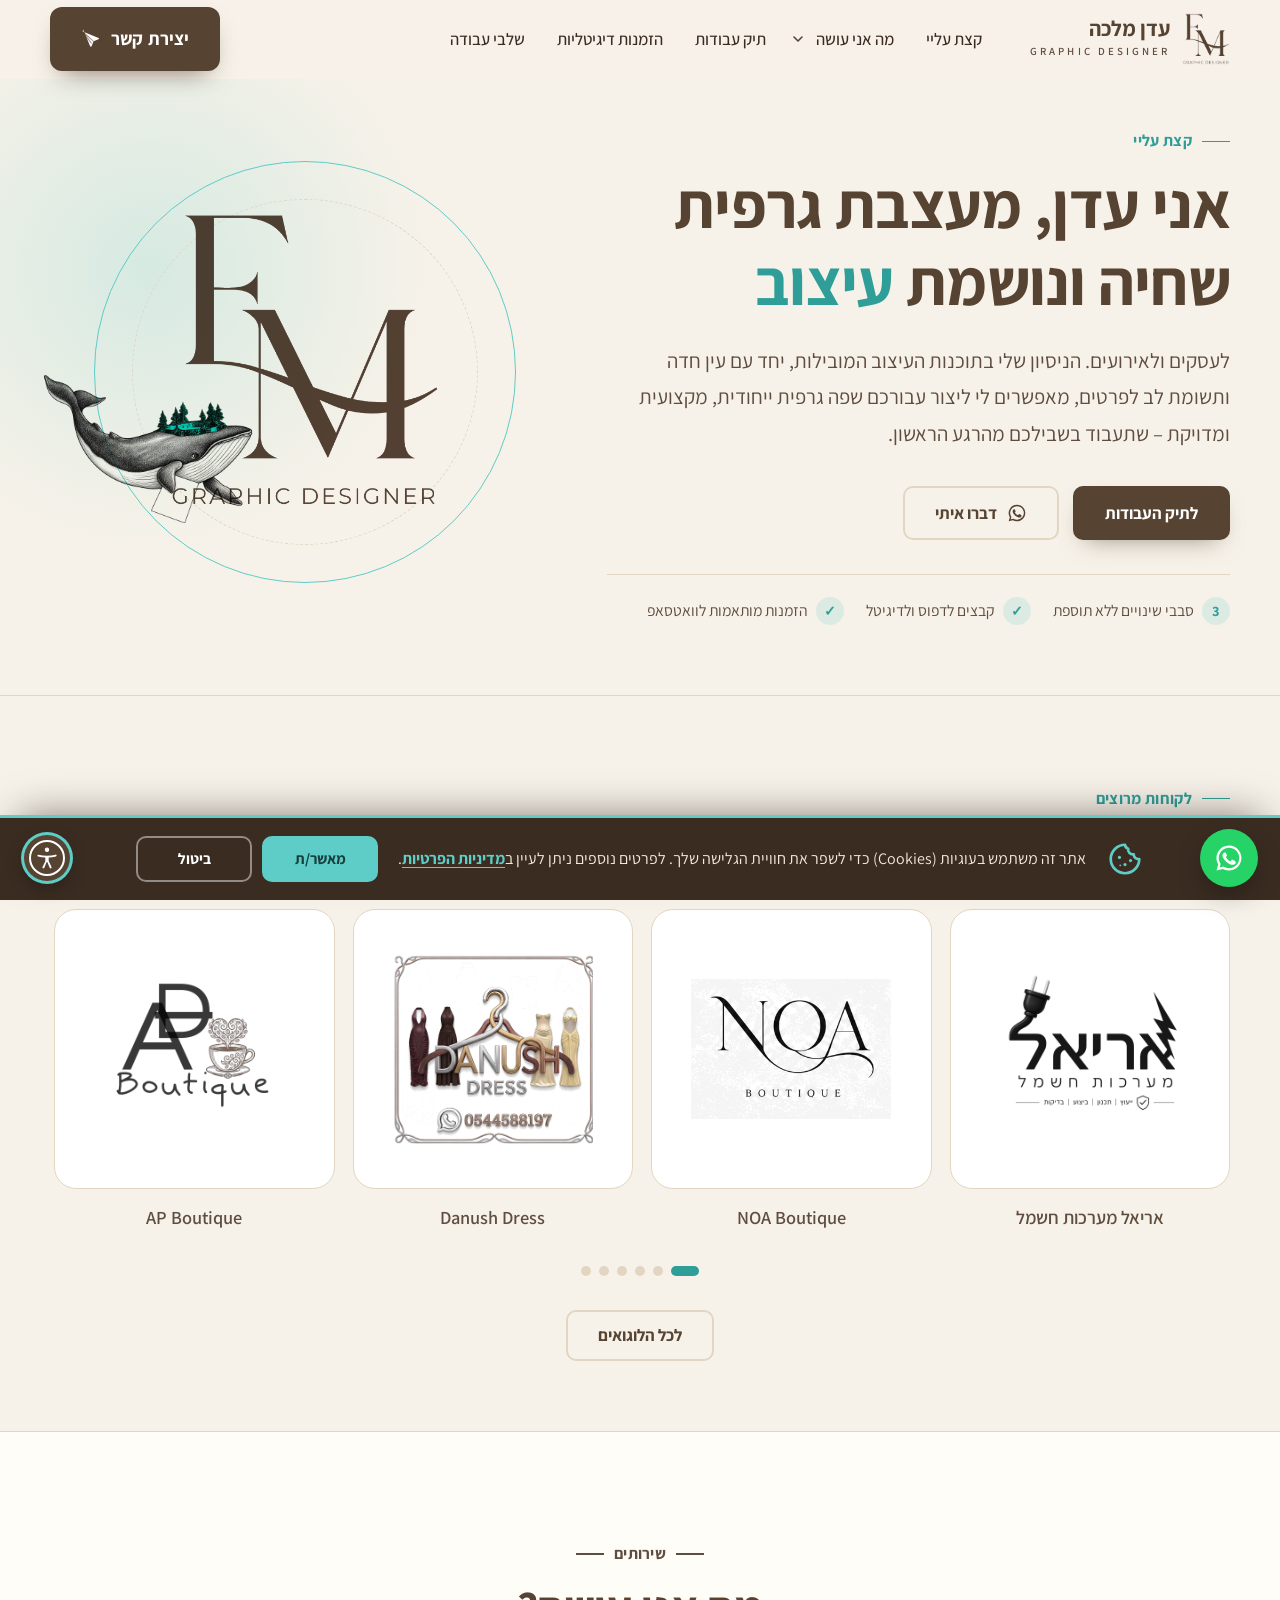
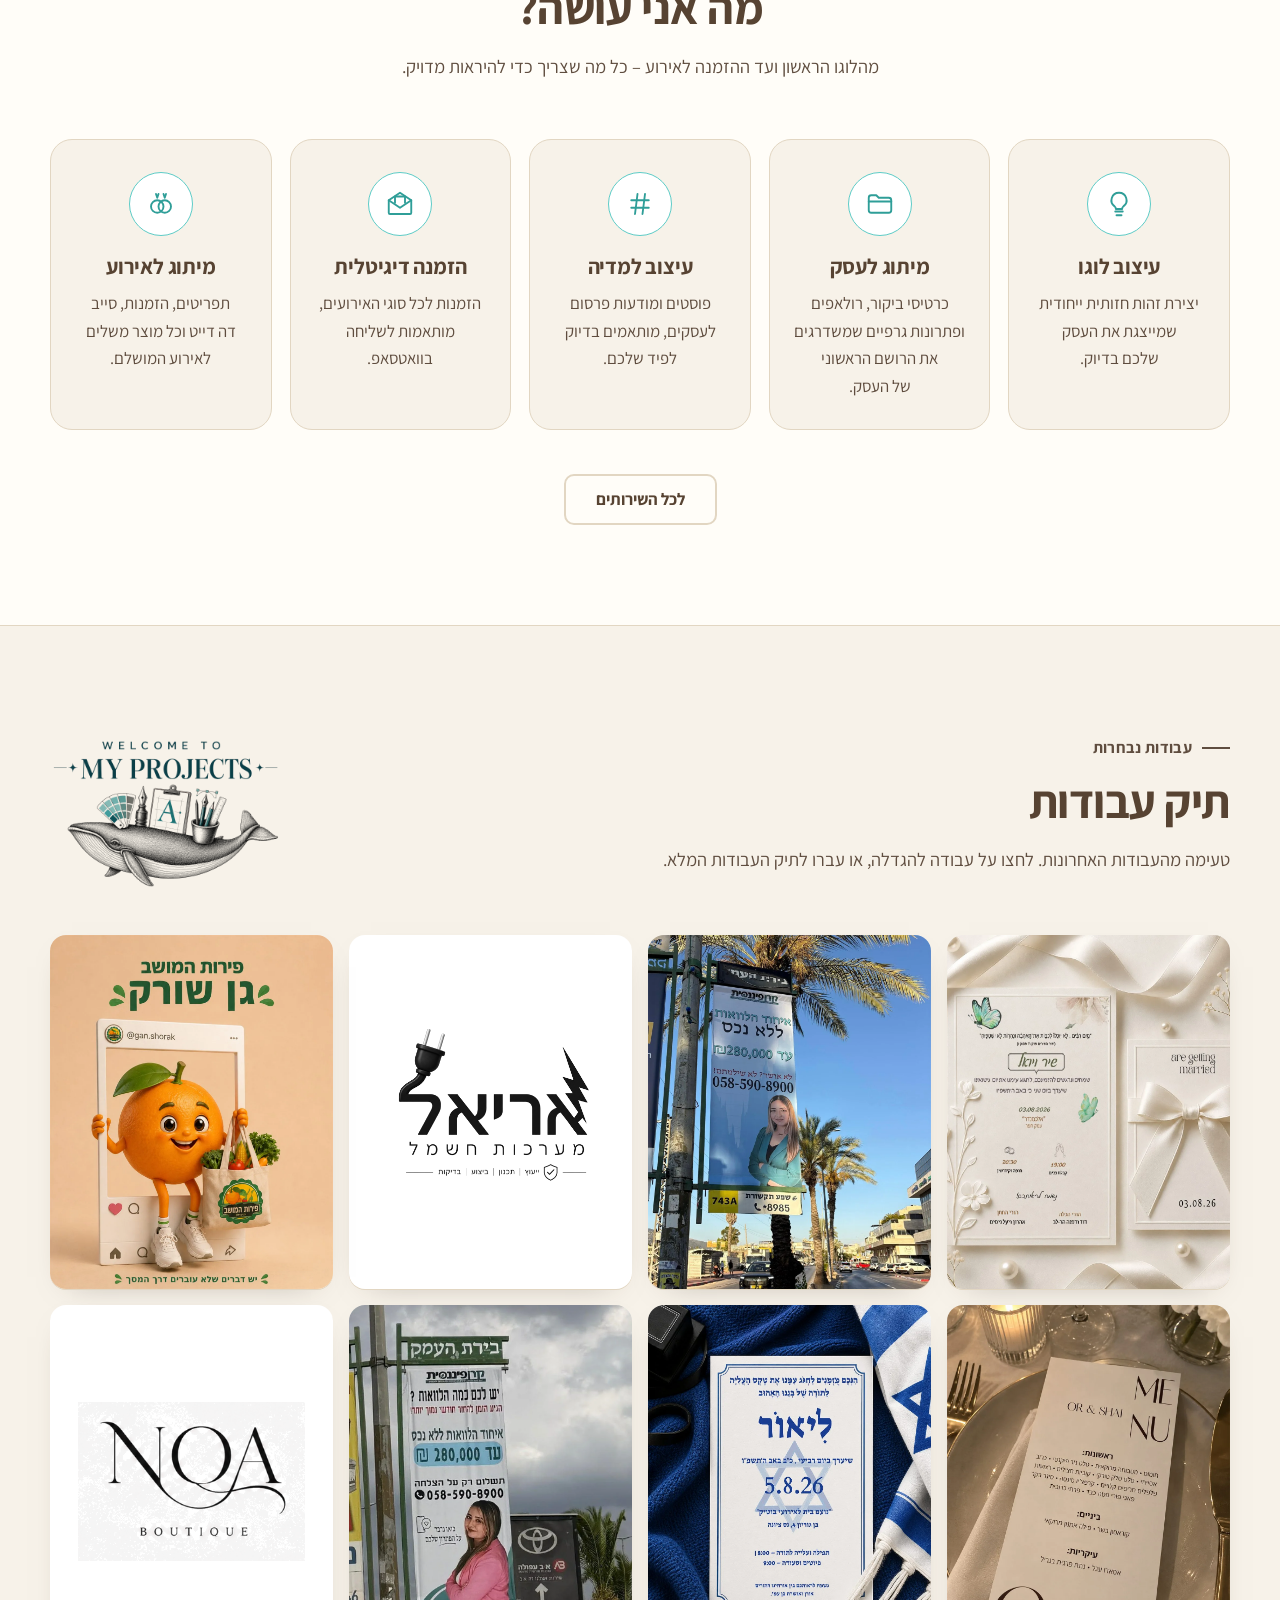
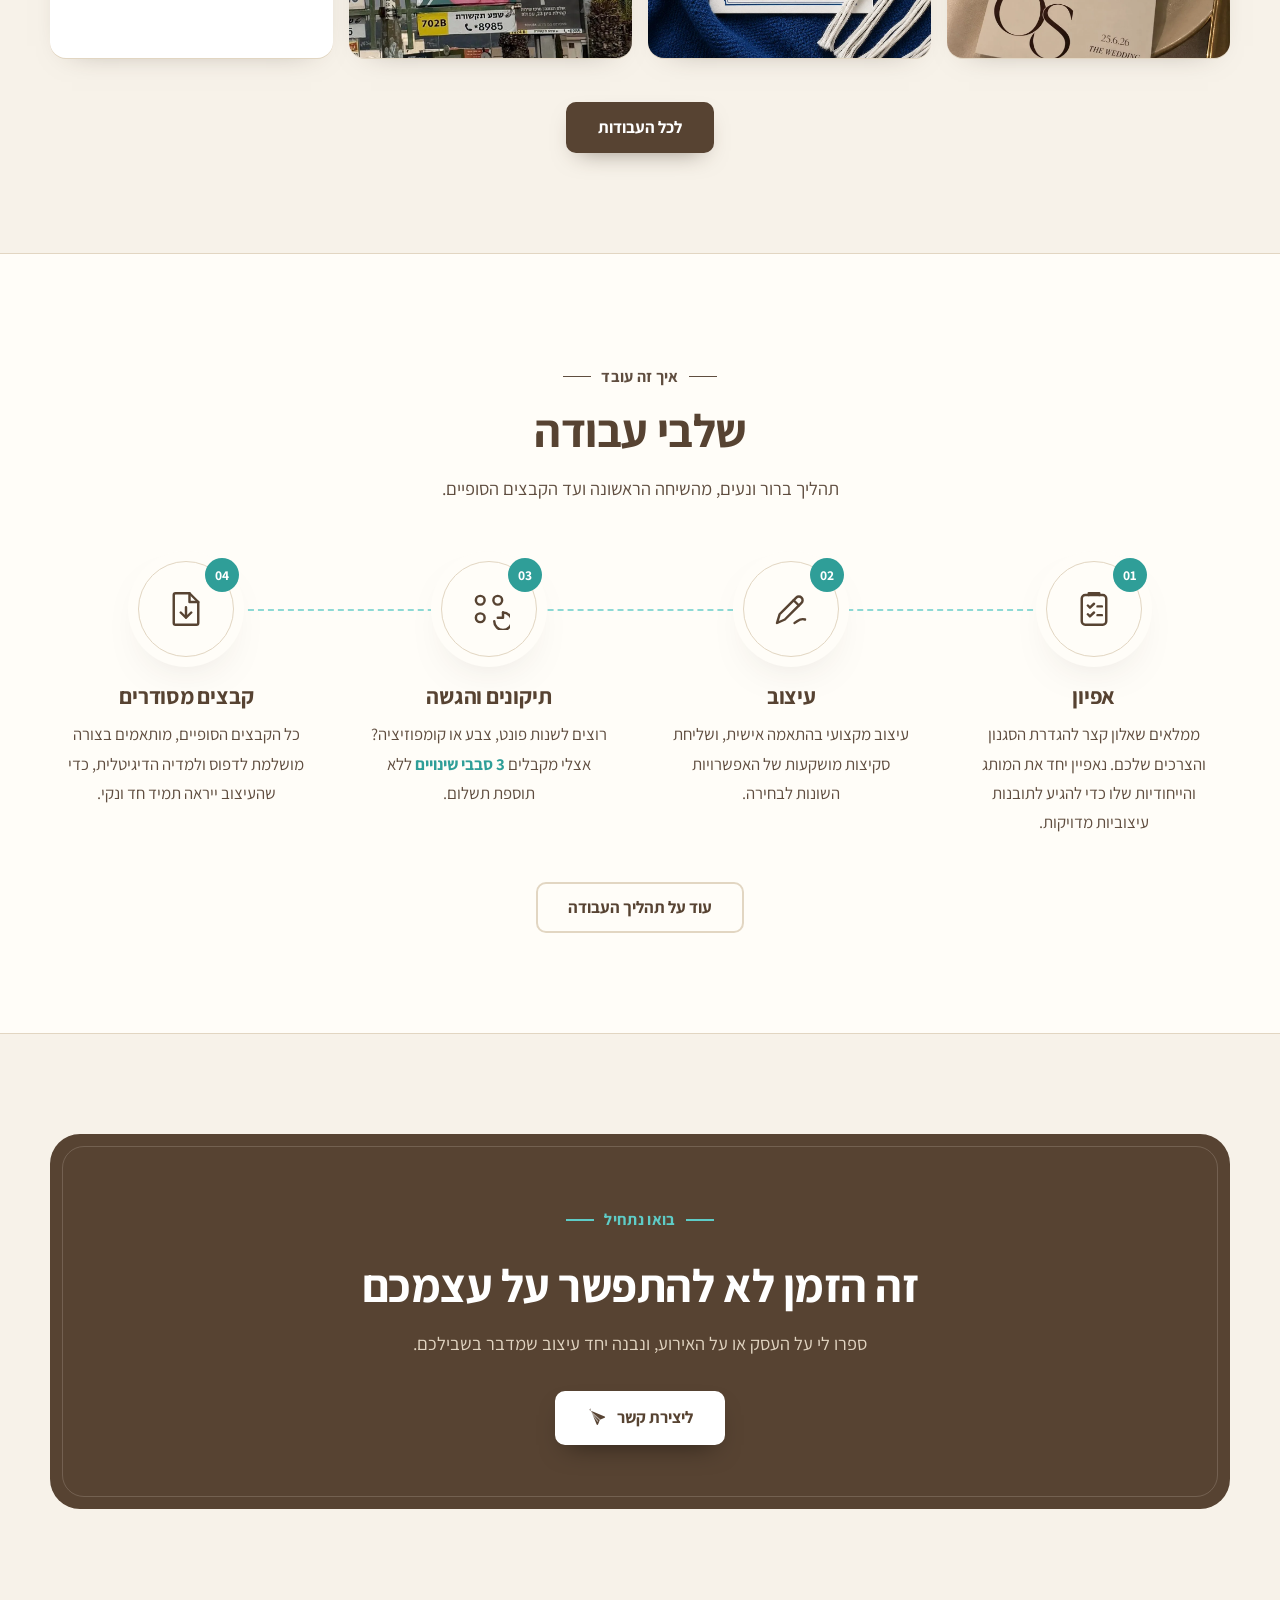
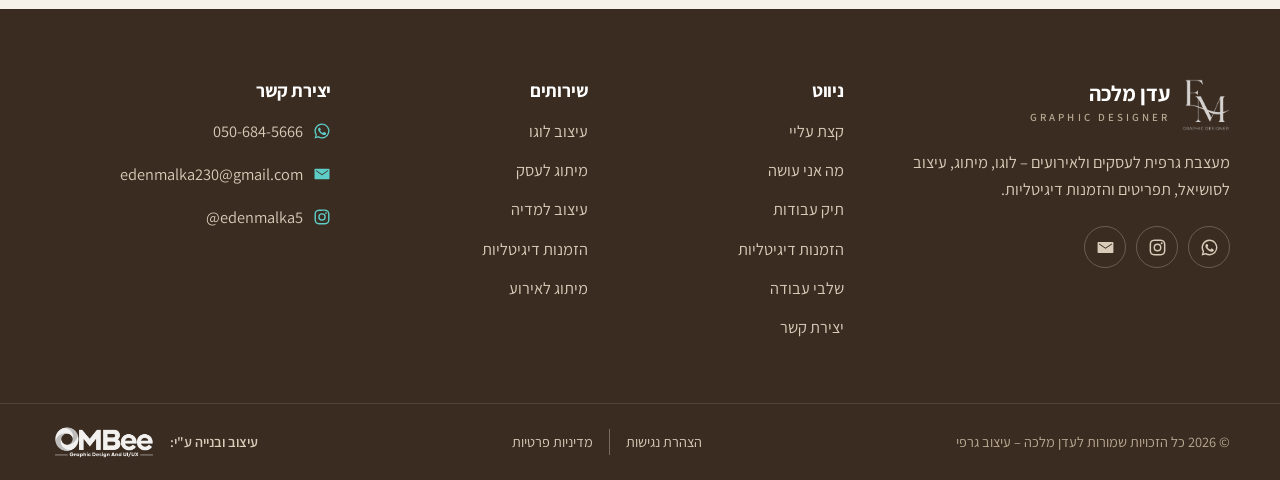
<file: index.html>
<!doctype html>
<html lang="he" dir="rtl">
<head>
  <meta charset="utf-8">
  <meta name="viewport" content="width=device-width, initial-scale=1">
  <title>עדן מלכה | מעצבת גרפית – מיתוג, לוגו והזמנות דיגיטליות</title>
  <meta name="description" content="עדן מלכה – מעצבת גרפית לעסקים ולאירועים: עיצוב לוגו, מיתוג לעסק, עיצוב לסושיאל, תפריטים והזמנות דיגיטליות לוואטסאפ.">
  <meta name="theme-color" content="#574332">
  <meta property="og:title" content="עדן מלכה | מעצבת גרפית – מיתוג, לוגו והזמנות דיגיטליות">
  <meta property="og:description" content="עדן מלכה – מעצבת גרפית לעסקים ולאירועים: עיצוב לוגו, מיתוג לעסק, עיצוב לסושיאל, תפריטים והזמנות דיגיטליות לוואטסאפ.">
  <meta property="og:image" content="images/logo-em.webp">
  <meta property="og:type" content="website">
  <meta property="og:locale" content="he_IL">
  <link rel="icon" href="images/logo-em.webp">
  <link rel="preconnect" href="https://fonts.googleapis.com">
  <link rel="preconnect" href="https://fonts.gstatic.com" crossorigin>
  <link href="https://fonts.googleapis.com/css2?family=Assistant:wght@300..800&display=swap" rel="stylesheet">
  <link rel="stylesheet" href="css/style.css?v=9">
  <script type="application/ld+json">
  {"@context":"https://schema.org","@type":"ProfessionalService","name":"עדן מלכה – מעצבת גרפית","description":"עדן מלכה – מעצבת גרפית לעסקים ולאירועים: עיצוב לוגו, מיתוג לעסק, עיצוב לסושיאל, תפריטים והזמנות דיגיטליות לוואטסאפ.","email":"edenmalka230@gmail.com","telephone":"+972506845666","sameAs":["https://www.instagram.com/edenmalka5"],"areaServed":"IL"}
  </script>
</head>
<body>
  <a class="skip" href="#main">דלגו לתוכן</a>
  <header class="site-header" id="top">
    <div class="wrap header-inner">
      <a class="brand" href="index.html" aria-label="עדן מלכה – מעצבת גרפית, לדף הבית"><img src="images/logo-em.webp" alt="" width="48" height="52"><span class="brand-text">עדן מלכה<small>GRAPHIC DESIGNER</small></span></a>
      <button class="nav-toggle" aria-expanded="false" aria-controls="site-nav" aria-label="תפריט"><span></span><span></span><span></span></button>
      <nav id="site-nav" class="site-nav" aria-label="ניווט ראשי">
        <div class="drawer-head">
          <a class="brand" href="index.html" aria-label="עדן מלכה – מעצבת גרפית, לדף הבית"><img src="images/logo-em.webp" alt="" width="48" height="52"><span class="brand-text">עדן מלכה<small>GRAPHIC DESIGNER</small></span></a>
          <button class="nav-close" aria-label="סגירת תפריט"><svg viewBox="0 0 24 24" aria-hidden="true"><path d="M6 6l12 12M18 6L6 18"/></svg></button>
        </div>
        <ul>
          <li><a href="about.html">קצת עליי</a></li>
          <li class="has-sub">
            <div class="nav-row">
              <a href="services.html">מה אני עושה</a>
              <button class="sub-toggle" aria-expanded="false" aria-controls="sub-services" aria-label="הצגת השירותים"><svg viewBox="0 0 24 24" aria-hidden="true"><path d="m6 15 6-6 6 6"/></svg></button>
            </div>
            <ul class="sub" id="sub-services" hidden>
              <li><a href="services.html#srv-logos"><span class="sub-icon"><svg viewBox="0 0 24 24" aria-hidden="true"><path d="M9 18h6M10 21h4"/><path d="M12 3a6 6 0 0 0-3.5 10.9c.6.5 1 1.2 1 2V16h5v-.1c0-.8.4-1.5 1-2A6 6 0 0 0 12 3z"/></svg></span><span class="sub-text"><span class="sub-title">עיצוב לוגו</span><span class="sub-desc">זהות חזותית ייחודית לעסק</span></span></a></li>
              <li><a href="services.html#srv-branding"><span class="sub-icon"><svg viewBox="0 0 24 24" aria-hidden="true"><path d="M3 7a2 2 0 0 1 2-2h4l2 2h8a2 2 0 0 1 2 2v8a2 2 0 0 1-2 2H5a2 2 0 0 1-2-2z"/><path d="M3 10h18"/></svg></span><span class="sub-text"><span class="sub-title">מיתוג לעסק</span><span class="sub-desc">כרטיסי ביקור, רולאפים ושילוט</span></span></a></li>
              <li><a href="services.html#srv-social"><span class="sub-icon"><svg viewBox="0 0 24 24" aria-hidden="true"><path d="M5 9h14M5 15h14M10 4L8 20M16 4l-2 16"/></svg></span><span class="sub-text"><span class="sub-title">עיצוב למדיה</span><span class="sub-desc">פוסטים ומודעות לרשתות</span></span></a></li>
              <li><a href="services.html#srv-invitations"><span class="sub-icon"><svg viewBox="0 0 24 24" aria-hidden="true"><path d="M3 9l9-6 9 6v10a1 1 0 0 1-1 1H4a1 1 0 0 1-1-1z"/><path d="M3 9l9 6 9-6"/><path d="M8 11V6h8v5"/></svg></span><span class="sub-text"><span class="sub-title">הזמנה דיגיטלית</span><span class="sub-desc">הזמנות לאירועים לשליחה בוואטסאפ</span></span></a></li>
              <li><a href="services.html#srv-menus"><span class="sub-icon"><svg viewBox="0 0 24 24" aria-hidden="true"><circle cx="9" cy="14" r="5"/><circle cx="15" cy="14" r="5"/><path d="M8 4l1 3 1-3M14 4l1 3 1-3"/></svg></span><span class="sub-text"><span class="sub-title">מיתוג לאירוע</span><span class="sub-desc">תפריטים, סייב דה דייט ועוד</span></span></a></li>
              <li class="sub-all"><a href="services.html">לכל השירותים</a></li>
            </ul>
          </li>
          <li><a href="portfolio.html">תיק עבודות</a></li>
          <li><a href="invitations.html">הזמנות דיגיטליות</a></li>
          <li><a href="process.html">שלבי עבודה</a></li>
          <li><a class="cta" href="contact.html">יצירת קשר <svg class="plane" viewBox="0 0 24 24" aria-hidden="true"><path d="M21.5 2.5 2.8 10.2c-.7.3-.7 1.3 0 1.6l5.7 2.3 2.3 5.7c.3.7 1.3.7 1.6 0l7.7-18.7c.2-.4-.2-.8-.6-.6z" class="plane-body"/><path d="M8.5 14.1 21.5 2.5 10.8 16.4" class="plane-fold"/></svg></a></li>
        </ul>
      </nav>
      <div class="nav-overlay" hidden></div>
    </div>
  </header>
  <main id="main">
    <section class="hero" id="about" aria-labelledby="hero-title">
      <div class="wrap hero-grid">
        <div class="reveal">
          <p class="eyebrow">קצת עליי</p>
          <h1 id="hero-title">אני עדן, מעצבת גרפית שחיה ונושמת <em>עיצוב</em></h1>
          <p class="lead">לעסקים ולאירועים. הניסיון שלי בתוכנות העיצוב המובילות, יחד עם עין חדה ותשומת לב לפרטים, מאפשרים לי ליצור עבורכם שפה גרפית ייחודית, מקצועית ומדויקת – שתעבוד בשבילכם מהרגע הראשון.</p>
          <div class="hero-actions">
            <a class="btn btn-primary" href="portfolio.html">לתיק העבודות</a>
            <a class="btn btn-ghost" href="https://wa.me/972506845666" target="_blank" rel="noopener"><svg viewBox="0 0 24 24" aria-hidden="true"><path d="M12 2a10 10 0 0 0-8.6 15.1L2 22l5-1.3A10 10 0 1 0 12 2zm0 18.2a8.2 8.2 0 0 1-4.2-1.2l-.3-.2-3 .8.8-2.9-.2-.3A8.2 8.2 0 1 1 12 20.2zm4.5-6.1c-.2-.1-1.5-.7-1.7-.8s-.4-.1-.6.1-.7.8-.8 1c-.2.2-.3.2-.5.1a6.7 6.7 0 0 1-3.3-2.9c-.3-.4.2-.4.7-1.4.1-.2 0-.3 0-.4l-.8-1.8c-.2-.5-.4-.4-.6-.4h-.5a1 1 0 0 0-.7.3 3 3 0 0 0-.9 2.2 5.2 5.2 0 0 0 1.1 2.7 11.8 11.8 0 0 0 4.5 4c1.7.7 2.3.8 3.2.6.5-.1 1.5-.6 1.7-1.2s.2-1.1.2-1.2-.2-.2-.5-.3z"/></svg> דברו איתי</a>
          </div>
          <ul class="highlights">
            <li><strong>3</strong> סבבי שינויים ללא תוספת</li>
            <li><strong>✓</strong> קבצים לדפוס ולדיגיטל</li>
            <li><strong>✓</strong> הזמנות מותאמות לוואטסאפ</li>
          </ul>
        </div>
        <div class="hero-art reveal" aria-hidden="true">
          <span class="ring"></span><span class="ring"></span>
          <img class="logo" src="images/logo-em.webp" alt="" width="509" height="552">
          <img class="whale" src="images/whale-forest.webp" alt="" width="1200" height="900">
        </div>
      </div>
    </section>

    <section class="clients" aria-labelledby="clients-title">
      <div class="wrap">
        <div class="clients-head">
          <div>
            <p class="eyebrow">לקוחות מרוצים</p>
            <h2 id="clients-title">לוגואים שעיצבתי לעסקים</h2>
          </div>
          <div class="carousel-nav">
            <button class="car-btn car-prev" aria-label="הלוגו הקודם"><svg viewBox="0 0 24 24" aria-hidden="true"><path d="m9 6 6 6-6 6"/></svg></button>
            <button class="car-btn car-next" aria-label="הלוגו הבא"><svg viewBox="0 0 24 24" aria-hidden="true"><path d="m15 6-6 6 6 6"/></svg></button>
          </div>
        </div>
        <div class="carousel" role="region" aria-roledescription="קרוסלה" aria-label="לוגואים שעיצבתי">
          <ul class="car-track" tabindex="0">
            <li class="car-slide" aria-roledescription="שקופית" aria-label="1 מתוך 9"><figure><div class="car-logo"><img src="images/logos-01.webp" alt="לוגו – אריאל מערכות חשמל" width="900" height="900" loading="lazy"></div><figcaption>אריאל מערכות חשמל</figcaption></figure></li>
            <li class="car-slide" aria-roledescription="שקופית" aria-label="2 מתוך 9"><figure><div class="car-logo"><img src="images/logos-02.webp" alt="לוגו – NOA Boutique" width="900" height="900" loading="lazy"></div><figcaption>NOA Boutique</figcaption></figure></li>
            <li class="car-slide" aria-roledescription="שקופית" aria-label="3 מתוך 9"><figure><div class="car-logo"><img src="images/logos-03.webp" alt="לוגו – Danush Dress" width="900" height="900" loading="lazy"></div><figcaption>Danush Dress</figcaption></figure></li>
            <li class="car-slide" aria-roledescription="שקופית" aria-label="4 מתוך 9"><figure><div class="car-logo"><img src="images/logos-04.webp" alt="לוגו – AP Boutique" width="900" height="900" loading="lazy"></div><figcaption>AP Boutique</figcaption></figure></li>
            <li class="car-slide" aria-roledescription="שקופית" aria-label="5 מתוך 9"><figure><div class="car-logo"><img src="images/logos-05.webp" alt="לוגו – Shay Bikini" width="900" height="900" loading="lazy"></div><figcaption>Shay Bikini</figcaption></figure></li>
            <li class="car-slide" aria-roledescription="שקופית" aria-label="6 מתוך 9"><figure><div class="car-logo"><img src="images/logos-06.webp" alt="לוגו – Or Bakery" width="900" height="900" loading="lazy"></div><figcaption>Or Bakery</figcaption></figure></li>
            <li class="car-slide" aria-roledescription="שקופית" aria-label="7 מתוך 9"><figure><div class="car-logo"><img src="images/logos-07.webp" alt="לוגו – זמרת לחופה וסלונים" width="900" height="900" loading="lazy"></div><figcaption>זמרת לחופה וסלונים</figcaption></figure></li>
            <li class="car-slide" aria-roledescription="שקופית" aria-label="8 מתוך 9"><figure><div class="car-logo"><img src="images/logos-08.webp" alt="לוגו – AD Cakes" width="900" height="900" loading="lazy"></div><figcaption>AD Cakes</figcaption></figure></li>
            <li class="car-slide" aria-roledescription="שקופית" aria-label="9 מתוך 9"><figure><div class="car-logo"><img src="images/logos-09.webp" alt="לוגו – Sigal Lavi" width="900" height="900" loading="lazy"></div><figcaption>Sigal Lavi</figcaption></figure></li>
          </ul>
        </div>
        <div class="car-dots" role="group" aria-label="בחירת לוגו"></div>
        <div class="section-more"><a class="btn btn-ghost" href="portfolio.html?cat=logos">לכל הלוגואים</a></div>
      </div>
    </section>

    <section class="section section-alt" id="services" aria-labelledby="services-title">
      <div class="wrap">
        <div class="section-head reveal">
          <p class="eyebrow">שירותים</p>
          <h2 id="services-title">מה אני עושה?</h2>
          <p>מהלוגו הראשון ועד ההזמנה לאירוע – כל מה שצריך כדי להיראות מדויק.</p>
        </div>
        <ul class="services">
          <li class="service reveal"><span class="icon"><svg viewBox="0 0 24 24" aria-hidden="true"><path d="M9 18h6M10 21h4"/><path d="M12 3a6 6 0 0 0-3.5 10.9c.6.5 1 1.2 1 2V16h5v-.1c0-.8.4-1.5 1-2A6 6 0 0 0 12 3z"/></svg></span><h3>עיצוב לוגו</h3><p>יצירת זהות חזותית ייחודית שמייצגת את העסק שלכם בדיוק.</p></li>
          <li class="service reveal"><span class="icon"><svg viewBox="0 0 24 24" aria-hidden="true"><path d="M3 7a2 2 0 0 1 2-2h4l2 2h8a2 2 0 0 1 2 2v8a2 2 0 0 1-2 2H5a2 2 0 0 1-2-2z"/><path d="M3 10h18"/></svg></span><h3>מיתוג לעסק</h3><p>כרטיסי ביקור, רולאפים ופתרונות גרפיים שמשדרגים את הרושם הראשוני של העסק.</p></li>
          <li class="service reveal"><span class="icon"><svg viewBox="0 0 24 24" aria-hidden="true"><path d="M5 9h14M5 15h14M10 4L8 20M16 4l-2 16"/></svg></span><h3>עיצוב למדיה</h3><p>פוסטים ומודעות פרסום לעסקים, מותאמים בדיוק לפיד שלכם.</p></li>
          <li class="service reveal"><span class="icon"><svg viewBox="0 0 24 24" aria-hidden="true"><path d="M3 9l9-6 9 6v10a1 1 0 0 1-1 1H4a1 1 0 0 1-1-1z"/><path d="M3 9l9 6 9-6"/><path d="M8 11V6h8v5"/></svg></span><h3>הזמנה דיגיטלית</h3><p>הזמנות לכל סוגי האירועים, מותאמות לשליחה בוואטסאפ.</p></li>
          <li class="service reveal"><span class="icon"><svg viewBox="0 0 24 24" aria-hidden="true"><circle cx="9" cy="14" r="5"/><circle cx="15" cy="14" r="5"/><path d="M8 4l1 3 1-3M14 4l1 3 1-3"/></svg></span><h3>מיתוג לאירוע</h3><p>תפריטים, הזמנות, סייב דה דייט וכל מוצר משלים לאירוע המושלם.</p></li>
        </ul>
        <div class="section-more"><a class="btn btn-ghost" href="services.html">לכל השירותים</a></div>
      </div>
    </section>

    <section class="section" id="portfolio" aria-labelledby="portfolio-title">
      <div class="wrap">
        <div class="portfolio-head reveal">
          <div class="section-head">
            <p class="eyebrow">עבודות נבחרות</p>
            <h2 id="portfolio-title">תיק עבודות</h2>
            <p>טעימה מהעבודות האחרונות. לחצו על עבודה להגדלה, או עברו לתיק העבודות המלא.</p>
          </div>
          <img src="images/whale-projects.webp" alt="" width="1200" height="800" loading="lazy">
        </div>
        <div class="grid">
        <button class="item" data-cat="invitations" data-label="הזמנה דיגיטלית 1"><img src="images/invitations-01.webp" alt="הזמנה דיגיטלית 1" width="1254" height="1254" loading="lazy"></button>
        <button class="item" data-cat="branding" data-label="מיתוג 1"><img src="images/branding-01.webp" alt="מיתוג 1" width="1050" height="1400" loading="lazy"></button>
        <button class="item logo" data-cat="logos" data-label="לוגו – אריאל מערכות חשמל"><img src="images/logos-01.webp" alt="לוגו – אריאל מערכות חשמל" width="900" height="900" loading="lazy"></button>
        <button class="item" data-cat="social" data-label="עיצוב לסושיאל 1"><img src="images/social-05.webp" alt="עיצוב לסושיאל 1" width="1120" height="1400" loading="lazy"></button>
        <button class="item" data-cat="menus" data-label="תפריט 1"><img src="images/menus-02.webp" alt="תפריט 1" width="1050" height="1400" loading="lazy"></button>
        <button class="item" data-cat="invitations" data-label="הזמנה דיגיטלית 2"><img src="images/invitations-02.webp" alt="הזמנה דיגיטלית 2" width="1215" height="1295" loading="lazy"></button>
        <button class="item" data-cat="branding" data-label="מיתוג 2"><img src="images/branding-02.webp" alt="מיתוג 2" width="915" height="1220" loading="lazy"></button>
        <button class="item logo" data-cat="logos" data-label="לוגו – NOA Boutique"><img src="images/logos-02.webp" alt="לוגו – NOA Boutique" width="342" height="240" loading="lazy"></button>
        </div>
        <div class="section-more"><a class="btn btn-primary" href="portfolio.html">לכל העבודות</a></div>
      </div>
    </section>

    <section class="section section-alt" id="process" aria-labelledby="process-title">
      <div class="wrap">
        <div class="section-head reveal">
          <p class="eyebrow">איך זה עובד</p>
          <h2 id="process-title">שלבי עבודה</h2>
          <p>תהליך ברור ונעים, מהשיחה הראשונה ועד הקבצים הסופיים.</p>
        </div>
        <ol class="steps">
          <li class="step reveal"><div class="step-badge"><span class="icon"><svg viewBox="0 0 24 24" aria-hidden="true"><rect x="5" y="4" width="14" height="17" rx="2"/><path d="M9 4V3h6v1"/><path d="M8.5 10l1.2 1.2L12 9M8.5 15l1.2 1.2L12 14M14 10.5h2.5M14 15.5h2.5"/></svg></span><span class="num">01</span></div><h3>אפיון</h3><p>ממלאים שאלון קצר להגדרת הסגנון והצרכים שלכם. נאפיין יחד את המותג והייחודיות שלו כדי להגיע לתובנות עיצוביות מדויקות.</p></li>
          <li class="step reveal"><div class="step-badge"><span class="icon"><svg viewBox="0 0 24 24" aria-hidden="true"><path d="M4 20l1.5-5L15 5.5a2.1 2.1 0 0 1 3 3L8.5 18z"/><path d="M13.5 7l3 3"/><path d="M14 20c2-1 3-3 6-2"/></svg></span><span class="num">02</span></div><h3>עיצוב</h3><p>עיצוב מקצועי בהתאמה אישית, ושליחת סקיצות מושקעות של האפשרויות השונות לבחירה.</p></li>
          <li class="step reveal"><div class="step-badge"><span class="icon"><svg viewBox="0 0 24 24" aria-hidden="true"><circle cx="7" cy="7" r="2.5"/><circle cx="17" cy="7" r="2.5"/><circle cx="7" cy="17" r="2.5"/><path d="M20 14a5 5 0 1 1-5 5"/><path d="M20 14v3h-3"/></svg></span><span class="num">03</span></div><h3>תיקונים והגשה</h3><p>רוצים לשנות פונט, צבע או קומפוזיציה? אצלי מקבלים <strong>3 סבבי שינויים</strong> ללא תוספת תשלום.</p></li>
          <li class="step reveal"><div class="step-badge"><span class="icon"><svg viewBox="0 0 24 24" aria-hidden="true"><path d="M14 3H6a1 1 0 0 0-1 1v16a1 1 0 0 0 1 1h12a1 1 0 0 0 1-1V8z"/><path d="M14 3v5h5"/><path d="M12 11v6M9 14l3 3 3-3"/></svg></span><span class="num">04</span></div><h3>קבצים מסודרים</h3><p>כל הקבצים הסופיים, מותאמים בצורה מושלמת לדפוס ולמדיה הדיגיטלית, כדי שהעיצוב ייראה תמיד חד ונקי.</p></li>
        </ol>
        <div class="section-more"><a class="btn btn-ghost" href="process.html">עוד על תהליך העבודה</a></div>
      </div>
    </section>

    <section class="section cta-section">
      <div class="wrap">
        <div class="cta-band reveal">
          <p class="eyebrow">בואו נתחיל</p>
          <h2>זה הזמן לא להתפשר על עצמכם</h2>
          <p>ספרו לי על העסק או על האירוע, ונבנה יחד עיצוב שמדבר בשבילכם.</p>
          <a class="btn btn-light" href="contact.html">ליצירת קשר <svg class="plane" viewBox="0 0 24 24" aria-hidden="true"><path d="M21.5 2.5 2.8 10.2c-.7.3-.7 1.3 0 1.6l5.7 2.3 2.3 5.7c.3.7 1.3.7 1.6 0l7.7-18.7c.2-.4-.2-.8-.6-.6z" class="plane-body"/><path d="M8.5 14.1 21.5 2.5 10.8 16.4" class="plane-fold"/></svg></a>
        </div>
      </div>
    </section>

  </main>

  <footer class="site-footer">
    <div class="wrap footer-grid">
      <div class="footer-about">
        <a class="brand" href="index.html" aria-label="עדן מלכה – מעצבת גרפית, לדף הבית"><img src="images/logo-em.webp" alt="" width="48" height="52" loading="lazy"><span class="brand-text">עדן מלכה<small>GRAPHIC DESIGNER</small></span></a>
        <p>מעצבת גרפית לעסקים ולאירועים – לוגו, מיתוג, עיצוב לסושיאל, תפריטים והזמנות דיגיטליות.</p>
        <ul class="social">
          <li><a href="https://wa.me/972506845666" target="_blank" rel="noopener" aria-label="וואטסאפ"><svg viewBox="0 0 24 24" aria-hidden="true"><path d="M12 2a10 10 0 0 0-8.6 15.1L2 22l5-1.3A10 10 0 1 0 12 2zm0 18.2a8.2 8.2 0 0 1-4.2-1.2l-.3-.2-3 .8.8-2.9-.2-.3A8.2 8.2 0 1 1 12 20.2zm4.5-6.1c-.2-.1-1.5-.7-1.7-.8s-.4-.1-.6.1-.7.8-.8 1c-.2.2-.3.2-.5.1a6.7 6.7 0 0 1-3.3-2.9c-.3-.4.2-.4.7-1.4.1-.2 0-.3 0-.4l-.8-1.8c-.2-.5-.4-.4-.6-.4h-.5a1 1 0 0 0-.7.3 3 3 0 0 0-.9 2.2 5.2 5.2 0 0 0 1.1 2.7 11.8 11.8 0 0 0 4.5 4c1.7.7 2.3.8 3.2.6.5-.1 1.5-.6 1.7-1.2s.2-1.1.2-1.2-.2-.2-.5-.3z"/></svg></a></li>
          <li><a href="https://www.instagram.com/edenmalka5" target="_blank" rel="noopener" aria-label="אינסטגרם"><svg viewBox="0 0 24 24" aria-hidden="true"><path d="M12 7a5 5 0 1 0 0 10 5 5 0 0 0 0-10zm0 8.2a3.2 3.2 0 1 1 0-6.4 3.2 3.2 0 0 1 0 6.4zM17.3 5.5a1.2 1.2 0 1 0 0 2.4 1.2 1.2 0 0 0 0-2.4zM12 3.8c2.7 0 3 0 4 .1 2.7.1 4 1.4 4.1 4.1v8c-.1 2.7-1.4 4-4.1 4.1h-8c-2.7-.1-4-1.4-4.1-4.1v-8C4 5.3 5.3 4 8 3.9h4zM12 2H8C4.3 2.2 2.2 4.3 2 8v8c.2 3.7 2.3 5.8 6 6h8c3.7-.2 5.8-2.3 6-6V8c-.2-3.7-2.3-5.8-6-6z"/></svg></a></li>
          <li><a href="mailto:edenmalka230@gmail.com" aria-label="דוא&quot;ל"><svg viewBox="0 0 24 24" aria-hidden="true"><path d="M3 5h18a1 1 0 0 1 1 1v12a1 1 0 0 1-1 1H3a1 1 0 0 1-1-1V6a1 1 0 0 1 1-1zm9 7.2L4.2 7H4v1.1l8 5.4 8-5.4V7h-.2z"/></svg></a></li>
        </ul>
      </div>
      <nav class="footer-col" aria-label="ניווט תחתון">
        <h2>ניווט</h2>
        <ul>
          <li><a href="about.html">קצת עליי</a></li>
          <li><a href="services.html">מה אני עושה</a></li>
          <li><a href="portfolio.html">תיק עבודות</a></li>
          <li><a href="invitations.html">הזמנות דיגיטליות</a></li>
          <li><a href="process.html">שלבי עבודה</a></li>
          <li><a href="contact.html">יצירת קשר</a></li>
        </ul>
      </nav>
      <div class="footer-col">
        <h2>שירותים</h2>
        <ul>
          <li>עיצוב לוגו</li>
          <li>מיתוג לעסק</li>
          <li>עיצוב למדיה</li>
          <li>הזמנות דיגיטליות</li>
          <li>מיתוג לאירוע</li>
        </ul>
      </div>
      <div class="footer-col">
        <h2>יצירת קשר</h2>
        <ul class="footer-contact">
          <li><a href="https://wa.me/972506845666" target="_blank" rel="noopener"><svg viewBox="0 0 24 24" aria-hidden="true"><path d="M12 2a10 10 0 0 0-8.6 15.1L2 22l5-1.3A10 10 0 1 0 12 2zm0 18.2a8.2 8.2 0 0 1-4.2-1.2l-.3-.2-3 .8.8-2.9-.2-.3A8.2 8.2 0 1 1 12 20.2zm4.5-6.1c-.2-.1-1.5-.7-1.7-.8s-.4-.1-.6.1-.7.8-.8 1c-.2.2-.3.2-.5.1a6.7 6.7 0 0 1-3.3-2.9c-.3-.4.2-.4.7-1.4.1-.2 0-.3 0-.4l-.8-1.8c-.2-.5-.4-.4-.6-.4h-.5a1 1 0 0 0-.7.3 3 3 0 0 0-.9 2.2 5.2 5.2 0 0 0 1.1 2.7 11.8 11.8 0 0 0 4.5 4c1.7.7 2.3.8 3.2.6.5-.1 1.5-.6 1.7-1.2s.2-1.1.2-1.2-.2-.2-.5-.3z"/></svg><span dir="ltr">050-684-5666</span></a></li>
          <li><a href="mailto:edenmalka230@gmail.com"><svg viewBox="0 0 24 24" aria-hidden="true"><path d="M3 5h18a1 1 0 0 1 1 1v12a1 1 0 0 1-1 1H3a1 1 0 0 1-1-1V6a1 1 0 0 1 1-1zm9 7.2L4.2 7H4v1.1l8 5.4 8-5.4V7h-.2z"/></svg>edenmalka230@gmail.com</a></li>
          <li><a href="https://www.instagram.com/edenmalka5" target="_blank" rel="noopener"><svg viewBox="0 0 24 24" aria-hidden="true"><path d="M12 7a5 5 0 1 0 0 10 5 5 0 0 0 0-10zm0 8.2a3.2 3.2 0 1 1 0-6.4 3.2 3.2 0 0 1 0 6.4zM17.3 5.5a1.2 1.2 0 1 0 0 2.4 1.2 1.2 0 0 0 0-2.4zM12 3.8c2.7 0 3 0 4 .1 2.7.1 4 1.4 4.1 4.1v8c-.1 2.7-1.4 4-4.1 4.1h-8c-2.7-.1-4-1.4-4.1-4.1v-8C4 5.3 5.3 4 8 3.9h4zM12 2H8C4.3 2.2 2.2 4.3 2 8v8c.2 3.7 2.3 5.8 6 6h8c3.7-.2 5.8-2.3 6-6V8c-.2-3.7-2.3-5.8-6-6z"/></svg><span dir="ltr">@edenmalka5</span></a></li>
        </ul>
      </div>
    </div>
    <div class="footer-bottom">
      <div class="wrap footer-bottom-inner">
        <p class="copy">&copy; <span data-year>2026</span> כל הזכויות שמורות לעדן מלכה – עיצוב גרפי</p>
        <ul class="legal-links"><li><a href="accessibility.html">הצהרת נגישות</a></li><li><a href="privacy.html">מדיניות פרטיות</a></li></ul>
        <a class="ombee-credit" href="https://ombee.co.il" target="_blank" rel="noopener">עיצוב ובנייה ע"י: <img src="images/ombee-logo.webp" alt="OMBee — Graphic Design And UI/UX" width="800" height="267" loading="lazy"></a>
      </div>
    </div>
  </footer>
  <a class="wa-float" href="https://wa.me/972506845666" target="_blank" rel="noopener" aria-label="שליחת הודעת וואטסאפ לעדן"><svg viewBox="0 0 24 24" aria-hidden="true"><path d="M12 2a10 10 0 0 0-8.6 15.1L2 22l5-1.3A10 10 0 1 0 12 2zm0 18.2a8.2 8.2 0 0 1-4.2-1.2l-.3-.2-3 .8.8-2.9-.2-.3A8.2 8.2 0 1 1 12 20.2zm4.5-6.1c-.2-.1-1.5-.7-1.7-.8s-.4-.1-.6.1-.7.8-.8 1c-.2.2-.3.2-.5.1a6.7 6.7 0 0 1-3.3-2.9c-.3-.4.2-.4.7-1.4.1-.2 0-.3 0-.4l-.8-1.8c-.2-.5-.4-.4-.6-.4h-.5a1 1 0 0 0-.7.3 3 3 0 0 0-.9 2.2 5.2 5.2 0 0 0 1.1 2.7 11.8 11.8 0 0 0 4.5 4c1.7.7 2.3.8 3.2.6.5-.1 1.5-.6 1.7-1.2s.2-1.1.2-1.2-.2-.2-.5-.3z"/></svg></a>
  <div class="lightbox" hidden role="dialog" aria-modal="true" aria-label="תצוגת עבודה מוגדלת">
    <button class="lb-close" aria-label="סגירה">&times;</button>
    <button class="lb-prev" aria-label="הקודם">&#8250;</button>
    <figure><img alt=""><figcaption></figcaption></figure>
    <button class="lb-next" aria-label="הבא">&#8249;</button>
  </div>
  <script src="js/accessibility.js"></script>
  <script src="js/main.js"></script>
  <script src="js/cookies.js?v=4" defer></script>
</body>
</html>
</file>
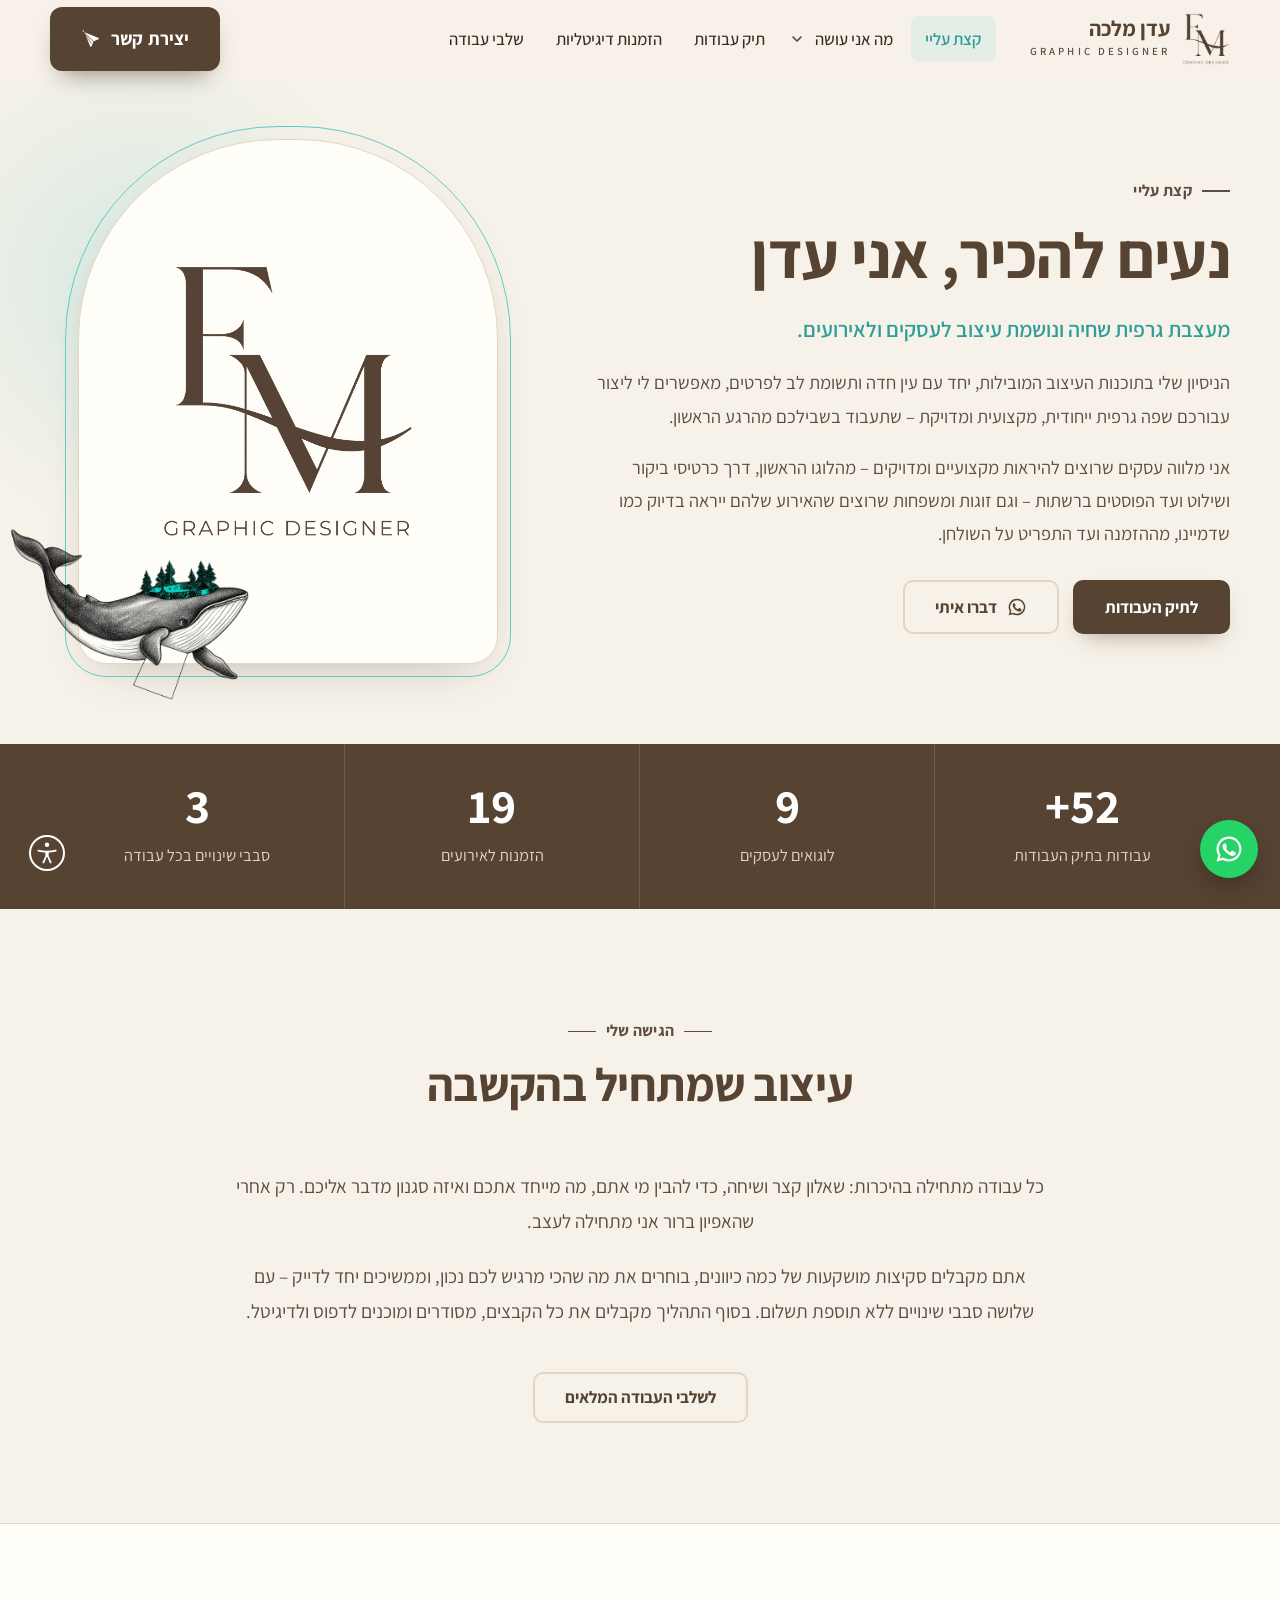
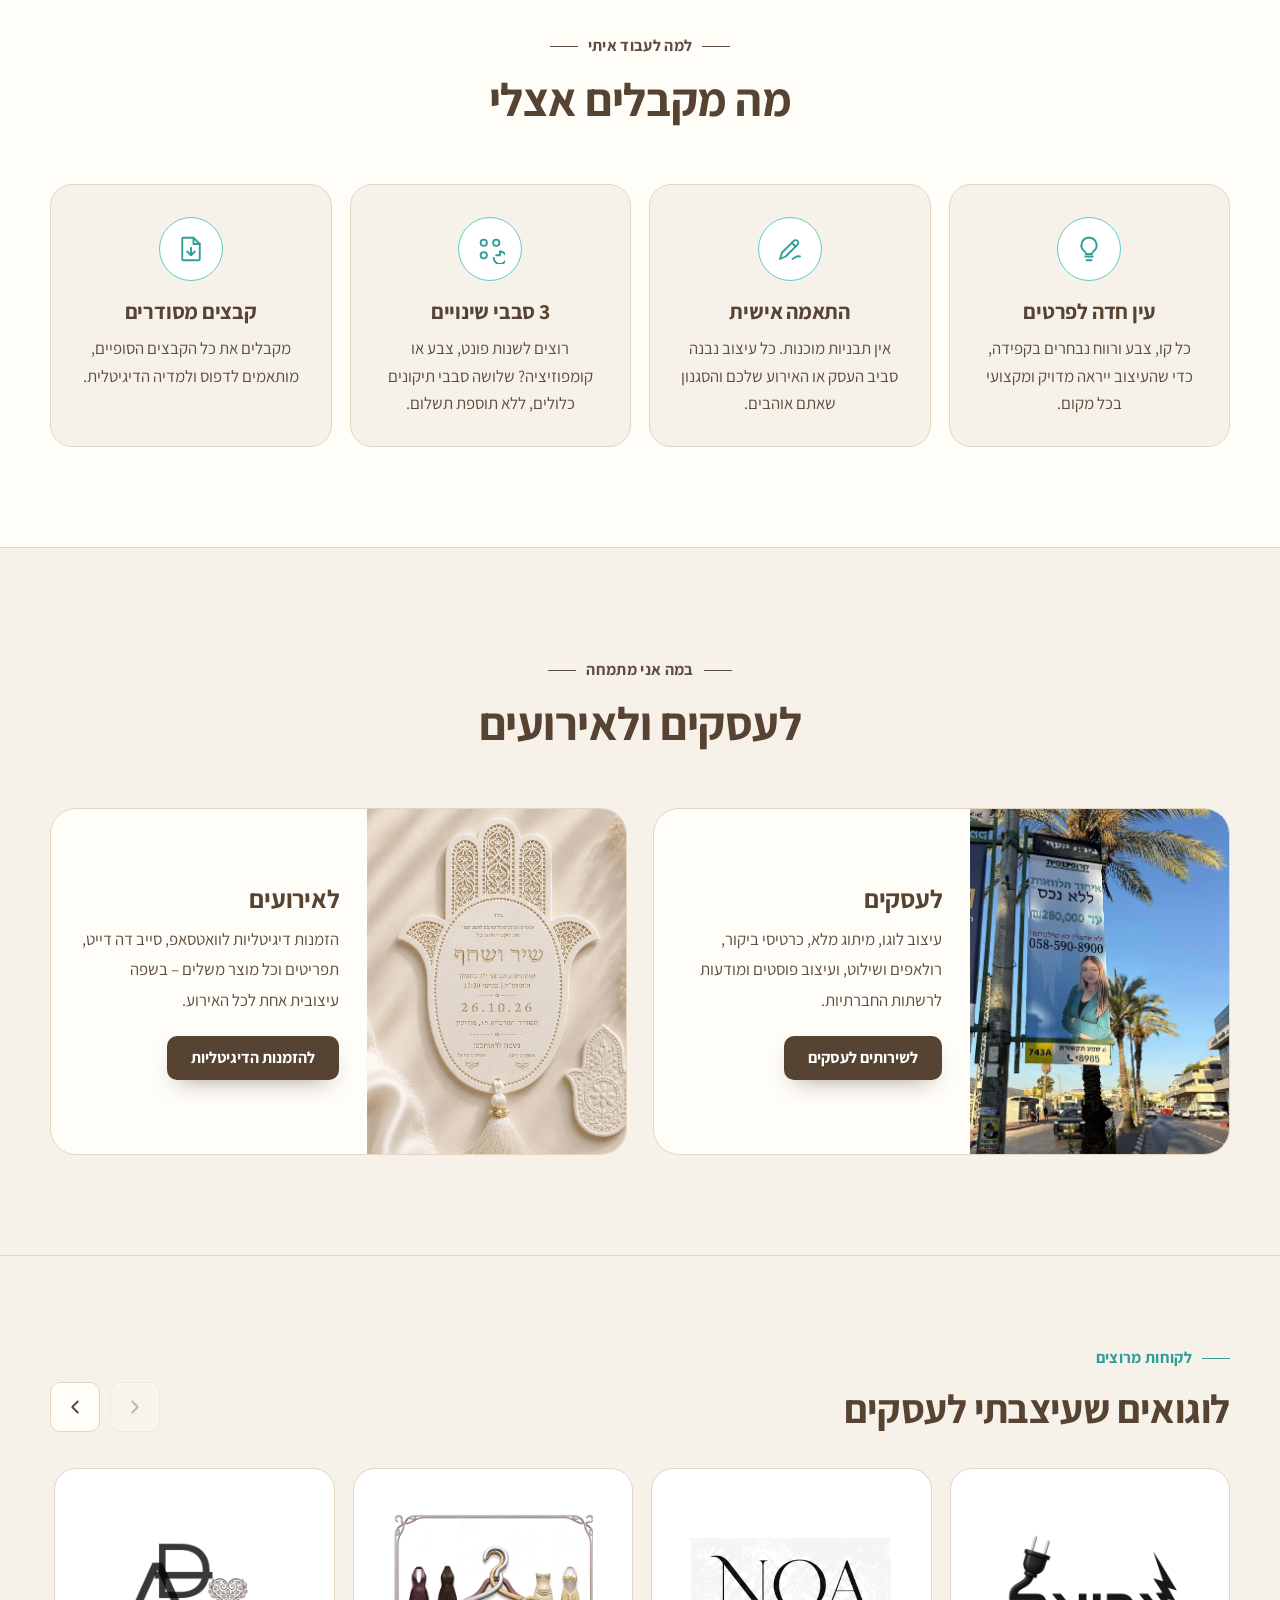
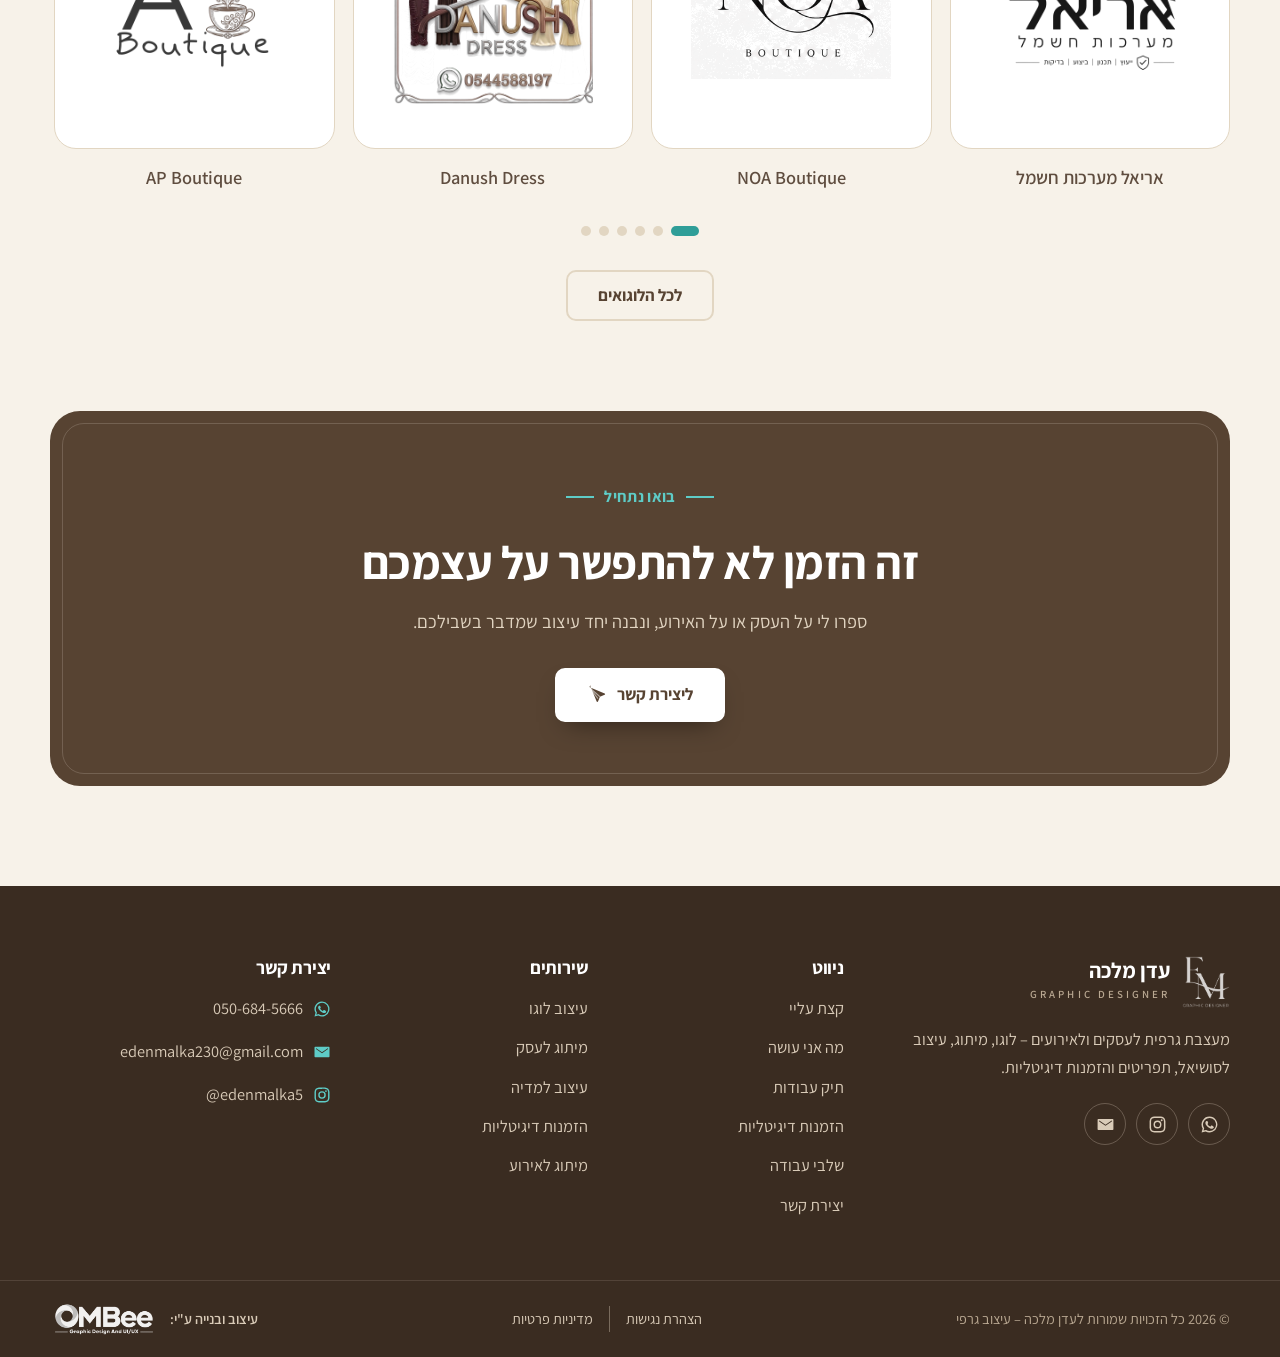
<file: about.html>
<!doctype html>
<html lang="he" dir="rtl">
<head>
  <meta charset="utf-8">
  <meta name="viewport" content="width=device-width, initial-scale=1">
  <title>קצת עליי | עדן מלכה – מעצבת גרפית</title>
  <meta name="description" content="הכירו את עדן מלכה – מעצבת גרפית לעסקים ולאירועים, עם עין חדה לפרטים ושפה גרפית ייחודית לכל לקוח.">
  <meta name="theme-color" content="#574332">
  <meta property="og:title" content="קצת עליי | עדן מלכה – מעצבת גרפית">
  <meta property="og:description" content="הכירו את עדן מלכה – מעצבת גרפית לעסקים ולאירועים, עם עין חדה לפרטים ושפה גרפית ייחודית לכל לקוח.">
  <meta property="og:image" content="images/logo-em.webp">
  <meta property="og:type" content="website">
  <meta property="og:locale" content="he_IL">
  <link rel="icon" href="images/logo-em.webp">
  <link rel="preconnect" href="https://fonts.googleapis.com">
  <link rel="preconnect" href="https://fonts.gstatic.com" crossorigin>
  <link href="https://fonts.googleapis.com/css2?family=Assistant:wght@300..800&display=swap" rel="stylesheet">
  <link rel="stylesheet" href="css/style.css?v=9">
</head>
<body>
  <a class="skip" href="#main">דלגו לתוכן</a>
  <header class="site-header" id="top">
    <div class="wrap header-inner">
      <a class="brand" href="index.html" aria-label="עדן מלכה – מעצבת גרפית, לדף הבית"><img src="images/logo-em.webp" alt="" width="48" height="52"><span class="brand-text">עדן מלכה<small>GRAPHIC DESIGNER</small></span></a>
      <button class="nav-toggle" aria-expanded="false" aria-controls="site-nav" aria-label="תפריט"><span></span><span></span><span></span></button>
      <nav id="site-nav" class="site-nav" aria-label="ניווט ראשי">
        <div class="drawer-head">
          <a class="brand" href="index.html" aria-label="עדן מלכה – מעצבת גרפית, לדף הבית"><img src="images/logo-em.webp" alt="" width="48" height="52"><span class="brand-text">עדן מלכה<small>GRAPHIC DESIGNER</small></span></a>
          <button class="nav-close" aria-label="סגירת תפריט"><svg viewBox="0 0 24 24" aria-hidden="true"><path d="M6 6l12 12M18 6L6 18"/></svg></button>
        </div>
        <ul>
          <li><a href="about.html" aria-current="page">קצת עליי</a></li>
          <li class="has-sub">
            <div class="nav-row">
              <a href="services.html">מה אני עושה</a>
              <button class="sub-toggle" aria-expanded="false" aria-controls="sub-services" aria-label="הצגת השירותים"><svg viewBox="0 0 24 24" aria-hidden="true"><path d="m6 15 6-6 6 6"/></svg></button>
            </div>
            <ul class="sub" id="sub-services" hidden>
              <li><a href="services.html#srv-logos"><span class="sub-icon"><svg viewBox="0 0 24 24" aria-hidden="true"><path d="M9 18h6M10 21h4"/><path d="M12 3a6 6 0 0 0-3.5 10.9c.6.5 1 1.2 1 2V16h5v-.1c0-.8.4-1.5 1-2A6 6 0 0 0 12 3z"/></svg></span><span class="sub-text"><span class="sub-title">עיצוב לוגו</span><span class="sub-desc">זהות חזותית ייחודית לעסק</span></span></a></li>
              <li><a href="services.html#srv-branding"><span class="sub-icon"><svg viewBox="0 0 24 24" aria-hidden="true"><path d="M3 7a2 2 0 0 1 2-2h4l2 2h8a2 2 0 0 1 2 2v8a2 2 0 0 1-2 2H5a2 2 0 0 1-2-2z"/><path d="M3 10h18"/></svg></span><span class="sub-text"><span class="sub-title">מיתוג לעסק</span><span class="sub-desc">כרטיסי ביקור, רולאפים ושילוט</span></span></a></li>
              <li><a href="services.html#srv-social"><span class="sub-icon"><svg viewBox="0 0 24 24" aria-hidden="true"><path d="M5 9h14M5 15h14M10 4L8 20M16 4l-2 16"/></svg></span><span class="sub-text"><span class="sub-title">עיצוב למדיה</span><span class="sub-desc">פוסטים ומודעות לרשתות</span></span></a></li>
              <li><a href="services.html#srv-invitations"><span class="sub-icon"><svg viewBox="0 0 24 24" aria-hidden="true"><path d="M3 9l9-6 9 6v10a1 1 0 0 1-1 1H4a1 1 0 0 1-1-1z"/><path d="M3 9l9 6 9-6"/><path d="M8 11V6h8v5"/></svg></span><span class="sub-text"><span class="sub-title">הזמנה דיגיטלית</span><span class="sub-desc">הזמנות לאירועים לשליחה בוואטסאפ</span></span></a></li>
              <li><a href="services.html#srv-menus"><span class="sub-icon"><svg viewBox="0 0 24 24" aria-hidden="true"><circle cx="9" cy="14" r="5"/><circle cx="15" cy="14" r="5"/><path d="M8 4l1 3 1-3M14 4l1 3 1-3"/></svg></span><span class="sub-text"><span class="sub-title">מיתוג לאירוע</span><span class="sub-desc">תפריטים, סייב דה דייט ועוד</span></span></a></li>
              <li class="sub-all"><a href="services.html">לכל השירותים</a></li>
            </ul>
          </li>
          <li><a href="portfolio.html">תיק עבודות</a></li>
          <li><a href="invitations.html">הזמנות דיגיטליות</a></li>
          <li><a href="process.html">שלבי עבודה</a></li>
          <li><a class="cta" href="contact.html">יצירת קשר <svg class="plane" viewBox="0 0 24 24" aria-hidden="true"><path d="M21.5 2.5 2.8 10.2c-.7.3-.7 1.3 0 1.6l5.7 2.3 2.3 5.7c.3.7 1.3.7 1.6 0l7.7-18.7c.2-.4-.2-.8-.6-.6z" class="plane-body"/><path d="M8.5 14.1 21.5 2.5 10.8 16.4" class="plane-fold"/></svg></a></li>
        </ul>
      </nav>
      <div class="nav-overlay" hidden></div>
    </div>
  </header>
  <main id="main">
    <section class="about-intro" aria-labelledby="about-title">
      <div class="wrap about-grid">
        <div class="about-text reveal">
          <p class="eyebrow">קצת עליי</p>
          <h1 id="about-title">נעים להכיר, אני עדן</h1>
          <p class="lead">מעצבת גרפית שחיה ונושמת עיצוב לעסקים ולאירועים.</p>
          <p>הניסיון שלי בתוכנות העיצוב המובילות, יחד עם עין חדה ותשומת לב לפרטים, מאפשרים לי ליצור עבורכם שפה גרפית ייחודית, מקצועית ומדויקת – שתעבוד בשבילכם מהרגע הראשון.</p>
          <p>אני מלווה עסקים שרוצים להיראות מקצועיים ומדויקים – מהלוגו הראשון, דרך כרטיסי ביקור ושילוט ועד הפוסטים ברשתות – וגם זוגות ומשפחות שרוצים שהאירוע שלהם ייראה בדיוק כמו שדמיינו, מההזמנה ועד התפריט על השולחן.</p>
          <div class="hero-actions">
            <a class="btn btn-primary" href="portfolio.html">לתיק העבודות</a>
            <a class="btn btn-ghost" href="https://wa.me/972506845666" target="_blank" rel="noopener"><svg viewBox="0 0 24 24" aria-hidden="true"><path d="M12 2a10 10 0 0 0-8.6 15.1L2 22l5-1.3A10 10 0 1 0 12 2zm0 18.2a8.2 8.2 0 0 1-4.2-1.2l-.3-.2-3 .8.8-2.9-.2-.3A8.2 8.2 0 1 1 12 20.2zm4.5-6.1c-.2-.1-1.5-.7-1.7-.8s-.4-.1-.6.1-.7.8-.8 1c-.2.2-.3.2-.5.1a6.7 6.7 0 0 1-3.3-2.9c-.3-.4.2-.4.7-1.4.1-.2 0-.3 0-.4l-.8-1.8c-.2-.5-.4-.4-.6-.4h-.5a1 1 0 0 0-.7.3 3 3 0 0 0-.9 2.2 5.2 5.2 0 0 0 1.1 2.7 11.8 11.8 0 0 0 4.5 4c1.7.7 2.3.8 3.2.6.5-.1 1.5-.6 1.7-1.2s.2-1.1.2-1.2-.2-.2-.5-.3z"/></svg> דברו איתי</a>
          </div>
        </div>
        <!-- תמונה של עדן: כשתגיע, להחליף את הלוגו בתוך המסגרת ב-<img src="images/eden.webp" alt="עדן מלכה"> -->
        <figure class="portrait reveal" aria-hidden="true">
          <div class="portrait-frame"><img class="portrait-logo" src="images/logo-em.webp" alt="" width="509" height="552"></div>
          <img class="portrait-whale" src="images/whale-forest.webp" alt="" width="1200" height="900">
        </figure>
      </div>
    </section>

    <section class="stats" aria-label="במספרים">
      <div class="wrap">
        <ul class="stats-list">
          <li><strong>52+</strong><span>עבודות בתיק העבודות</span></li>
          <li><strong>9</strong><span>לוגואים לעסקים</span></li>
          <li><strong>19</strong><span>הזמנות לאירועים</span></li>
          <li><strong>3</strong><span>סבבי שינויים בכל עבודה</span></li>
        </ul>
      </div>
    </section>

    <section class="section" aria-labelledby="approach-title">
      <div class="wrap approach">
        <div class="section-head reveal">
          <p class="eyebrow">הגישה שלי</p>
          <h2 id="approach-title">עיצוב שמתחיל בהקשבה</h2>
        </div>
        <div class="approach-body reveal">
          <p>כל עבודה מתחילה בהיכרות: שאלון קצר ושיחה, כדי להבין מי אתם, מה מייחד אתכם ואיזה סגנון מדבר אליכם. רק אחרי שהאפיון ברור אני מתחילה לעצב.</p>
          <p>אתם מקבלים סקיצות מושקעות של כמה כיוונים, בוחרים את מה שהכי מרגיש לכם נכון, וממשיכים יחד לדייק – עם שלושה סבבי שינויים ללא תוספת תשלום. בסוף התהליך מקבלים את כל הקבצים, מסודרים ומוכנים לדפוס ולדיגיטל.</p>
          <div class="section-more"><a class="btn btn-ghost" href="process.html">לשלבי העבודה המלאים</a></div>
        </div>
      </div>
    </section>

    <section class="section section-alt" aria-labelledby="why-title">
      <div class="wrap">
        <div class="section-head reveal">
          <p class="eyebrow">למה לעבוד איתי</p>
          <h2 id="why-title">מה מקבלים אצלי</h2>
        </div>
        <ul class="services why">
          <li class="service reveal"><span class="icon"><svg viewBox="0 0 24 24" aria-hidden="true"><path d="M9 18h6M10 21h4"/><path d="M12 3a6 6 0 0 0-3.5 10.9c.6.5 1 1.2 1 2V16h5v-.1c0-.8.4-1.5 1-2A6 6 0 0 0 12 3z"/></svg></span><h3>עין חדה לפרטים</h3><p>כל קו, צבע ורווח נבחרים בקפידה, כדי שהעיצוב ייראה מדויק ומקצועי בכל מקום.</p></li>
          <li class="service reveal"><span class="icon"><svg viewBox="0 0 24 24" aria-hidden="true"><path d="M4 20l1.5-5L15 5.5a2.1 2.1 0 0 1 3 3L8.5 18z"/><path d="M13.5 7l3 3"/><path d="M14 20c2-1 3-3 6-2"/></svg></span><h3>התאמה אישית</h3><p>אין תבניות מוכנות. כל עיצוב נבנה סביב העסק או האירוע שלכם והסגנון שאתם אוהבים.</p></li>
          <li class="service reveal"><span class="icon"><svg viewBox="0 0 24 24" aria-hidden="true"><circle cx="7" cy="7" r="2.5"/><circle cx="17" cy="7" r="2.5"/><circle cx="7" cy="17" r="2.5"/><path d="M20 14a5 5 0 1 1-5 5"/><path d="M20 14v3h-3"/></svg></span><h3>3 סבבי שינויים</h3><p>רוצים לשנות פונט, צבע או קומפוזיציה? שלושה סבבי תיקונים כלולים, ללא תוספת תשלום.</p></li>
          <li class="service reveal"><span class="icon"><svg viewBox="0 0 24 24" aria-hidden="true"><path d="M14 3H6a1 1 0 0 0-1 1v16a1 1 0 0 0 1 1h12a1 1 0 0 0 1-1V8z"/><path d="M14 3v5h5"/><path d="M12 11v6M9 14l3 3 3-3"/></svg></span><h3>קבצים מסודרים</h3><p>מקבלים את כל הקבצים הסופיים, מותאמים לדפוס ולמדיה הדיגיטלית.</p></li>
        </ul>
      </div>
    </section>

    <section class="section" aria-labelledby="focus-title">
      <div class="wrap">
        <div class="section-head reveal">
          <p class="eyebrow">במה אני מתמחה</p>
          <h2 id="focus-title">לעסקים ולאירועים</h2>
        </div>
        <div class="focus">
          <article class="focus-card reveal">
            <img src="images/branding-01.webp" alt="" width="1050" height="1400" loading="lazy">
            <div class="focus-body">
              <h3>לעסקים</h3>
              <p>עיצוב לוגו, מיתוג מלא, כרטיסי ביקור, רולאפים ושילוט, ועיצוב פוסטים ומודעות לרשתות החברתיות.</p>
              <a class="btn btn-primary btn-sm" href="services.html">לשירותים לעסקים</a>
            </div>
          </article>
          <article class="focus-card reveal">
            <img src="images/invitations-04.webp" alt="" width="1254" height="1254" loading="lazy">
            <div class="focus-body">
              <h3>לאירועים</h3>
              <p>הזמנות דיגיטליות לוואטסאפ, סייב דה דייט, תפריטים וכל מוצר משלים – בשפה עיצובית אחת לכל האירוע.</p>
              <a class="btn btn-primary btn-sm" href="invitations.html">להזמנות הדיגיטליות</a>
            </div>
          </article>
        </div>
      </div>
    </section>

    <section class="clients" aria-labelledby="clients-title">
      <div class="wrap">
        <div class="clients-head">
          <div>
            <p class="eyebrow">לקוחות מרוצים</p>
            <h2 id="clients-title">לוגואים שעיצבתי לעסקים</h2>
          </div>
          <div class="carousel-nav">
            <button class="car-btn car-prev" aria-label="הלוגו הקודם"><svg viewBox="0 0 24 24" aria-hidden="true"><path d="m9 6 6 6-6 6"/></svg></button>
            <button class="car-btn car-next" aria-label="הלוגו הבא"><svg viewBox="0 0 24 24" aria-hidden="true"><path d="m15 6-6 6 6 6"/></svg></button>
          </div>
        </div>
        <div class="carousel" role="region" aria-roledescription="קרוסלה" aria-label="לוגואים שעיצבתי">
          <ul class="car-track" tabindex="0">
            <li class="car-slide" aria-roledescription="שקופית" aria-label="1 מתוך 9"><figure><div class="car-logo"><img src="images/logos-01.webp" alt="לוגו – אריאל מערכות חשמל" width="900" height="900" loading="lazy"></div><figcaption>אריאל מערכות חשמל</figcaption></figure></li>
            <li class="car-slide" aria-roledescription="שקופית" aria-label="2 מתוך 9"><figure><div class="car-logo"><img src="images/logos-02.webp" alt="לוגו – NOA Boutique" width="900" height="900" loading="lazy"></div><figcaption>NOA Boutique</figcaption></figure></li>
            <li class="car-slide" aria-roledescription="שקופית" aria-label="3 מתוך 9"><figure><div class="car-logo"><img src="images/logos-03.webp" alt="לוגו – Danush Dress" width="900" height="900" loading="lazy"></div><figcaption>Danush Dress</figcaption></figure></li>
            <li class="car-slide" aria-roledescription="שקופית" aria-label="4 מתוך 9"><figure><div class="car-logo"><img src="images/logos-04.webp" alt="לוגו – AP Boutique" width="900" height="900" loading="lazy"></div><figcaption>AP Boutique</figcaption></figure></li>
            <li class="car-slide" aria-roledescription="שקופית" aria-label="5 מתוך 9"><figure><div class="car-logo"><img src="images/logos-05.webp" alt="לוגו – Shay Bikini" width="900" height="900" loading="lazy"></div><figcaption>Shay Bikini</figcaption></figure></li>
            <li class="car-slide" aria-roledescription="שקופית" aria-label="6 מתוך 9"><figure><div class="car-logo"><img src="images/logos-06.webp" alt="לוגו – Or Bakery" width="900" height="900" loading="lazy"></div><figcaption>Or Bakery</figcaption></figure></li>
            <li class="car-slide" aria-roledescription="שקופית" aria-label="7 מתוך 9"><figure><div class="car-logo"><img src="images/logos-07.webp" alt="לוגו – זמרת לחופה וסלונים" width="900" height="900" loading="lazy"></div><figcaption>זמרת לחופה וסלונים</figcaption></figure></li>
            <li class="car-slide" aria-roledescription="שקופית" aria-label="8 מתוך 9"><figure><div class="car-logo"><img src="images/logos-08.webp" alt="לוגו – AD Cakes" width="900" height="900" loading="lazy"></div><figcaption>AD Cakes</figcaption></figure></li>
            <li class="car-slide" aria-roledescription="שקופית" aria-label="9 מתוך 9"><figure><div class="car-logo"><img src="images/logos-09.webp" alt="לוגו – Sigal Lavi" width="900" height="900" loading="lazy"></div><figcaption>Sigal Lavi</figcaption></figure></li>
          </ul>
        </div>
        <div class="car-dots" role="group" aria-label="בחירת לוגו"></div>
        <div class="section-more"><a class="btn btn-ghost" href="portfolio.html?cat=logos">לכל הלוגואים</a></div>
      </div>
    </section>

    <section class="section cta-section">
      <div class="wrap">
        <div class="cta-band reveal">
          <p class="eyebrow">בואו נתחיל</p>
          <h2>זה הזמן לא להתפשר על עצמכם</h2>
          <p>ספרו לי על העסק או על האירוע, ונבנה יחד עיצוב שמדבר בשבילכם.</p>
          <a class="btn btn-light" href="contact.html">ליצירת קשר <svg class="plane" viewBox="0 0 24 24" aria-hidden="true"><path d="M21.5 2.5 2.8 10.2c-.7.3-.7 1.3 0 1.6l5.7 2.3 2.3 5.7c.3.7 1.3.7 1.6 0l7.7-18.7c.2-.4-.2-.8-.6-.6z" class="plane-body"/><path d="M8.5 14.1 21.5 2.5 10.8 16.4" class="plane-fold"/></svg></a>
        </div>
      </div>
    </section>
  </main>
  <footer class="site-footer">
    <div class="wrap footer-grid">
      <div class="footer-about">
        <a class="brand" href="index.html" aria-label="עדן מלכה – מעצבת גרפית, לדף הבית"><img src="images/logo-em.webp" alt="" width="48" height="52" loading="lazy"><span class="brand-text">עדן מלכה<small>GRAPHIC DESIGNER</small></span></a>
        <p>מעצבת גרפית לעסקים ולאירועים – לוגו, מיתוג, עיצוב לסושיאל, תפריטים והזמנות דיגיטליות.</p>
        <ul class="social">
          <li><a href="https://wa.me/972506845666" target="_blank" rel="noopener" aria-label="וואטסאפ"><svg viewBox="0 0 24 24" aria-hidden="true"><path d="M12 2a10 10 0 0 0-8.6 15.1L2 22l5-1.3A10 10 0 1 0 12 2zm0 18.2a8.2 8.2 0 0 1-4.2-1.2l-.3-.2-3 .8.8-2.9-.2-.3A8.2 8.2 0 1 1 12 20.2zm4.5-6.1c-.2-.1-1.5-.7-1.7-.8s-.4-.1-.6.1-.7.8-.8 1c-.2.2-.3.2-.5.1a6.7 6.7 0 0 1-3.3-2.9c-.3-.4.2-.4.7-1.4.1-.2 0-.3 0-.4l-.8-1.8c-.2-.5-.4-.4-.6-.4h-.5a1 1 0 0 0-.7.3 3 3 0 0 0-.9 2.2 5.2 5.2 0 0 0 1.1 2.7 11.8 11.8 0 0 0 4.5 4c1.7.7 2.3.8 3.2.6.5-.1 1.5-.6 1.7-1.2s.2-1.1.2-1.2-.2-.2-.5-.3z"/></svg></a></li>
          <li><a href="https://www.instagram.com/edenmalka5" target="_blank" rel="noopener" aria-label="אינסטגרם"><svg viewBox="0 0 24 24" aria-hidden="true"><path d="M12 7a5 5 0 1 0 0 10 5 5 0 0 0 0-10zm0 8.2a3.2 3.2 0 1 1 0-6.4 3.2 3.2 0 0 1 0 6.4zM17.3 5.5a1.2 1.2 0 1 0 0 2.4 1.2 1.2 0 0 0 0-2.4zM12 3.8c2.7 0 3 0 4 .1 2.7.1 4 1.4 4.1 4.1v8c-.1 2.7-1.4 4-4.1 4.1h-8c-2.7-.1-4-1.4-4.1-4.1v-8C4 5.3 5.3 4 8 3.9h4zM12 2H8C4.3 2.2 2.2 4.3 2 8v8c.2 3.7 2.3 5.8 6 6h8c3.7-.2 5.8-2.3 6-6V8c-.2-3.7-2.3-5.8-6-6z"/></svg></a></li>
          <li><a href="mailto:edenmalka230@gmail.com" aria-label="דוא&quot;ל"><svg viewBox="0 0 24 24" aria-hidden="true"><path d="M3 5h18a1 1 0 0 1 1 1v12a1 1 0 0 1-1 1H3a1 1 0 0 1-1-1V6a1 1 0 0 1 1-1zm9 7.2L4.2 7H4v1.1l8 5.4 8-5.4V7h-.2z"/></svg></a></li>
        </ul>
      </div>
      <nav class="footer-col" aria-label="ניווט תחתון">
        <h2>ניווט</h2>
        <ul>
          <li><a href="about.html">קצת עליי</a></li>
          <li><a href="services.html">מה אני עושה</a></li>
          <li><a href="portfolio.html">תיק עבודות</a></li>
          <li><a href="invitations.html">הזמנות דיגיטליות</a></li>
          <li><a href="process.html">שלבי עבודה</a></li>
          <li><a href="contact.html">יצירת קשר</a></li>
        </ul>
      </nav>
      <div class="footer-col">
        <h2>שירותים</h2>
        <ul>
          <li>עיצוב לוגו</li>
          <li>מיתוג לעסק</li>
          <li>עיצוב למדיה</li>
          <li>הזמנות דיגיטליות</li>
          <li>מיתוג לאירוע</li>
        </ul>
      </div>
      <div class="footer-col">
        <h2>יצירת קשר</h2>
        <ul class="footer-contact">
          <li><a href="https://wa.me/972506845666" target="_blank" rel="noopener"><svg viewBox="0 0 24 24" aria-hidden="true"><path d="M12 2a10 10 0 0 0-8.6 15.1L2 22l5-1.3A10 10 0 1 0 12 2zm0 18.2a8.2 8.2 0 0 1-4.2-1.2l-.3-.2-3 .8.8-2.9-.2-.3A8.2 8.2 0 1 1 12 20.2zm4.5-6.1c-.2-.1-1.5-.7-1.7-.8s-.4-.1-.6.1-.7.8-.8 1c-.2.2-.3.2-.5.1a6.7 6.7 0 0 1-3.3-2.9c-.3-.4.2-.4.7-1.4.1-.2 0-.3 0-.4l-.8-1.8c-.2-.5-.4-.4-.6-.4h-.5a1 1 0 0 0-.7.3 3 3 0 0 0-.9 2.2 5.2 5.2 0 0 0 1.1 2.7 11.8 11.8 0 0 0 4.5 4c1.7.7 2.3.8 3.2.6.5-.1 1.5-.6 1.7-1.2s.2-1.1.2-1.2-.2-.2-.5-.3z"/></svg><span dir="ltr">050-684-5666</span></a></li>
          <li><a href="mailto:edenmalka230@gmail.com"><svg viewBox="0 0 24 24" aria-hidden="true"><path d="M3 5h18a1 1 0 0 1 1 1v12a1 1 0 0 1-1 1H3a1 1 0 0 1-1-1V6a1 1 0 0 1 1-1zm9 7.2L4.2 7H4v1.1l8 5.4 8-5.4V7h-.2z"/></svg>edenmalka230@gmail.com</a></li>
          <li><a href="https://www.instagram.com/edenmalka5" target="_blank" rel="noopener"><svg viewBox="0 0 24 24" aria-hidden="true"><path d="M12 7a5 5 0 1 0 0 10 5 5 0 0 0 0-10zm0 8.2a3.2 3.2 0 1 1 0-6.4 3.2 3.2 0 0 1 0 6.4zM17.3 5.5a1.2 1.2 0 1 0 0 2.4 1.2 1.2 0 0 0 0-2.4zM12 3.8c2.7 0 3 0 4 .1 2.7.1 4 1.4 4.1 4.1v8c-.1 2.7-1.4 4-4.1 4.1h-8c-2.7-.1-4-1.4-4.1-4.1v-8C4 5.3 5.3 4 8 3.9h4zM12 2H8C4.3 2.2 2.2 4.3 2 8v8c.2 3.7 2.3 5.8 6 6h8c3.7-.2 5.8-2.3 6-6V8c-.2-3.7-2.3-5.8-6-6z"/></svg><span dir="ltr">@edenmalka5</span></a></li>
        </ul>
      </div>
    </div>
    <div class="footer-bottom">
      <div class="wrap footer-bottom-inner">
        <p class="copy">&copy; <span data-year>2026</span> כל הזכויות שמורות לעדן מלכה – עיצוב גרפי</p>
        <ul class="legal-links"><li><a href="accessibility.html">הצהרת נגישות</a></li><li><a href="privacy.html">מדיניות פרטיות</a></li></ul>
        <a class="ombee-credit" href="https://ombee.co.il" target="_blank" rel="noopener">עיצוב ובנייה ע"י: <img src="images/ombee-logo.webp" alt="OMBee — Graphic Design And UI/UX" width="800" height="267" loading="lazy"></a>
      </div>
    </div>
  </footer>
  <a class="wa-float" href="https://wa.me/972506845666" target="_blank" rel="noopener" aria-label="שליחת הודעת וואטסאפ לעדן"><svg viewBox="0 0 24 24" aria-hidden="true"><path d="M12 2a10 10 0 0 0-8.6 15.1L2 22l5-1.3A10 10 0 1 0 12 2zm0 18.2a8.2 8.2 0 0 1-4.2-1.2l-.3-.2-3 .8.8-2.9-.2-.3A8.2 8.2 0 1 1 12 20.2zm4.5-6.1c-.2-.1-1.5-.7-1.7-.8s-.4-.1-.6.1-.7.8-.8 1c-.2.2-.3.2-.5.1a6.7 6.7 0 0 1-3.3-2.9c-.3-.4.2-.4.7-1.4.1-.2 0-.3 0-.4l-.8-1.8c-.2-.5-.4-.4-.6-.4h-.5a1 1 0 0 0-.7.3 3 3 0 0 0-.9 2.2 5.2 5.2 0 0 0 1.1 2.7 11.8 11.8 0 0 0 4.5 4c1.7.7 2.3.8 3.2.6.5-.1 1.5-.6 1.7-1.2s.2-1.1.2-1.2-.2-.2-.5-.3z"/></svg></a>
  <script src="js/accessibility.js"></script>
  <script src="js/main.js"></script>
</body>
</html>
</file>
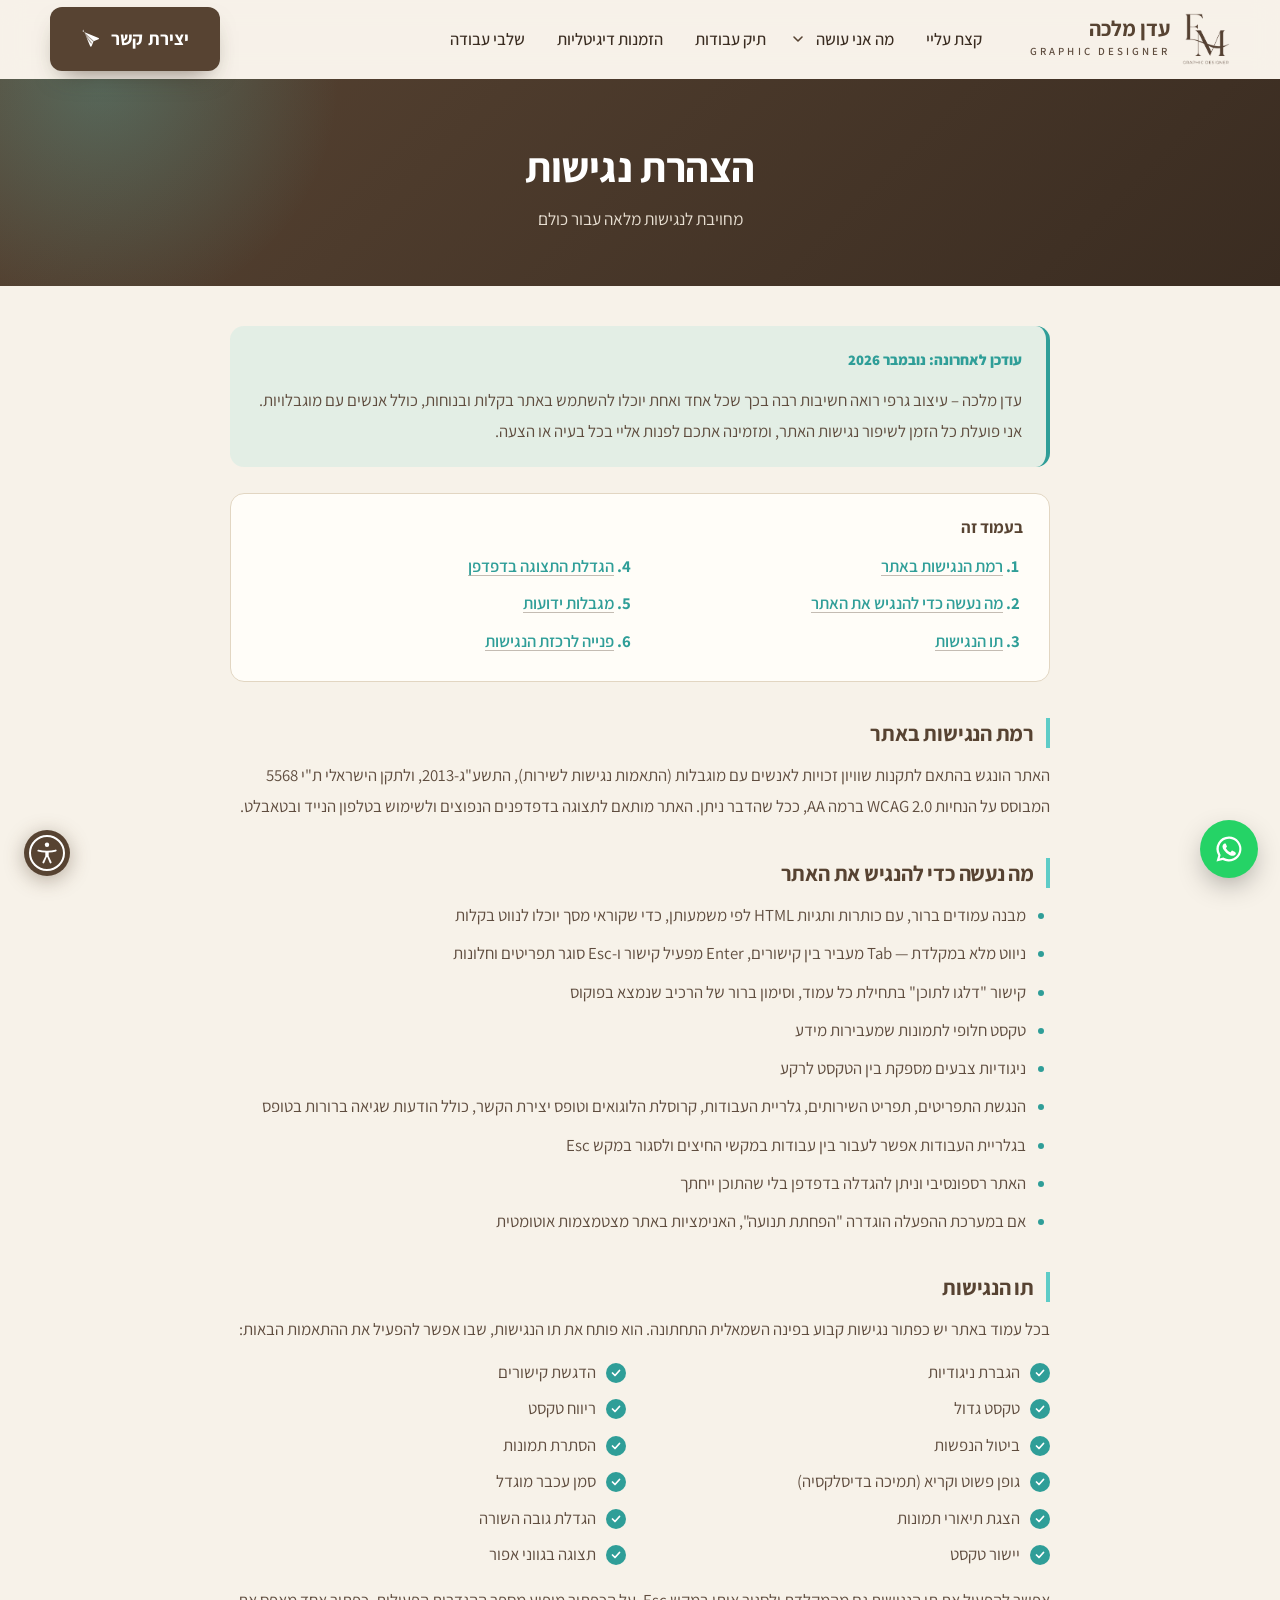
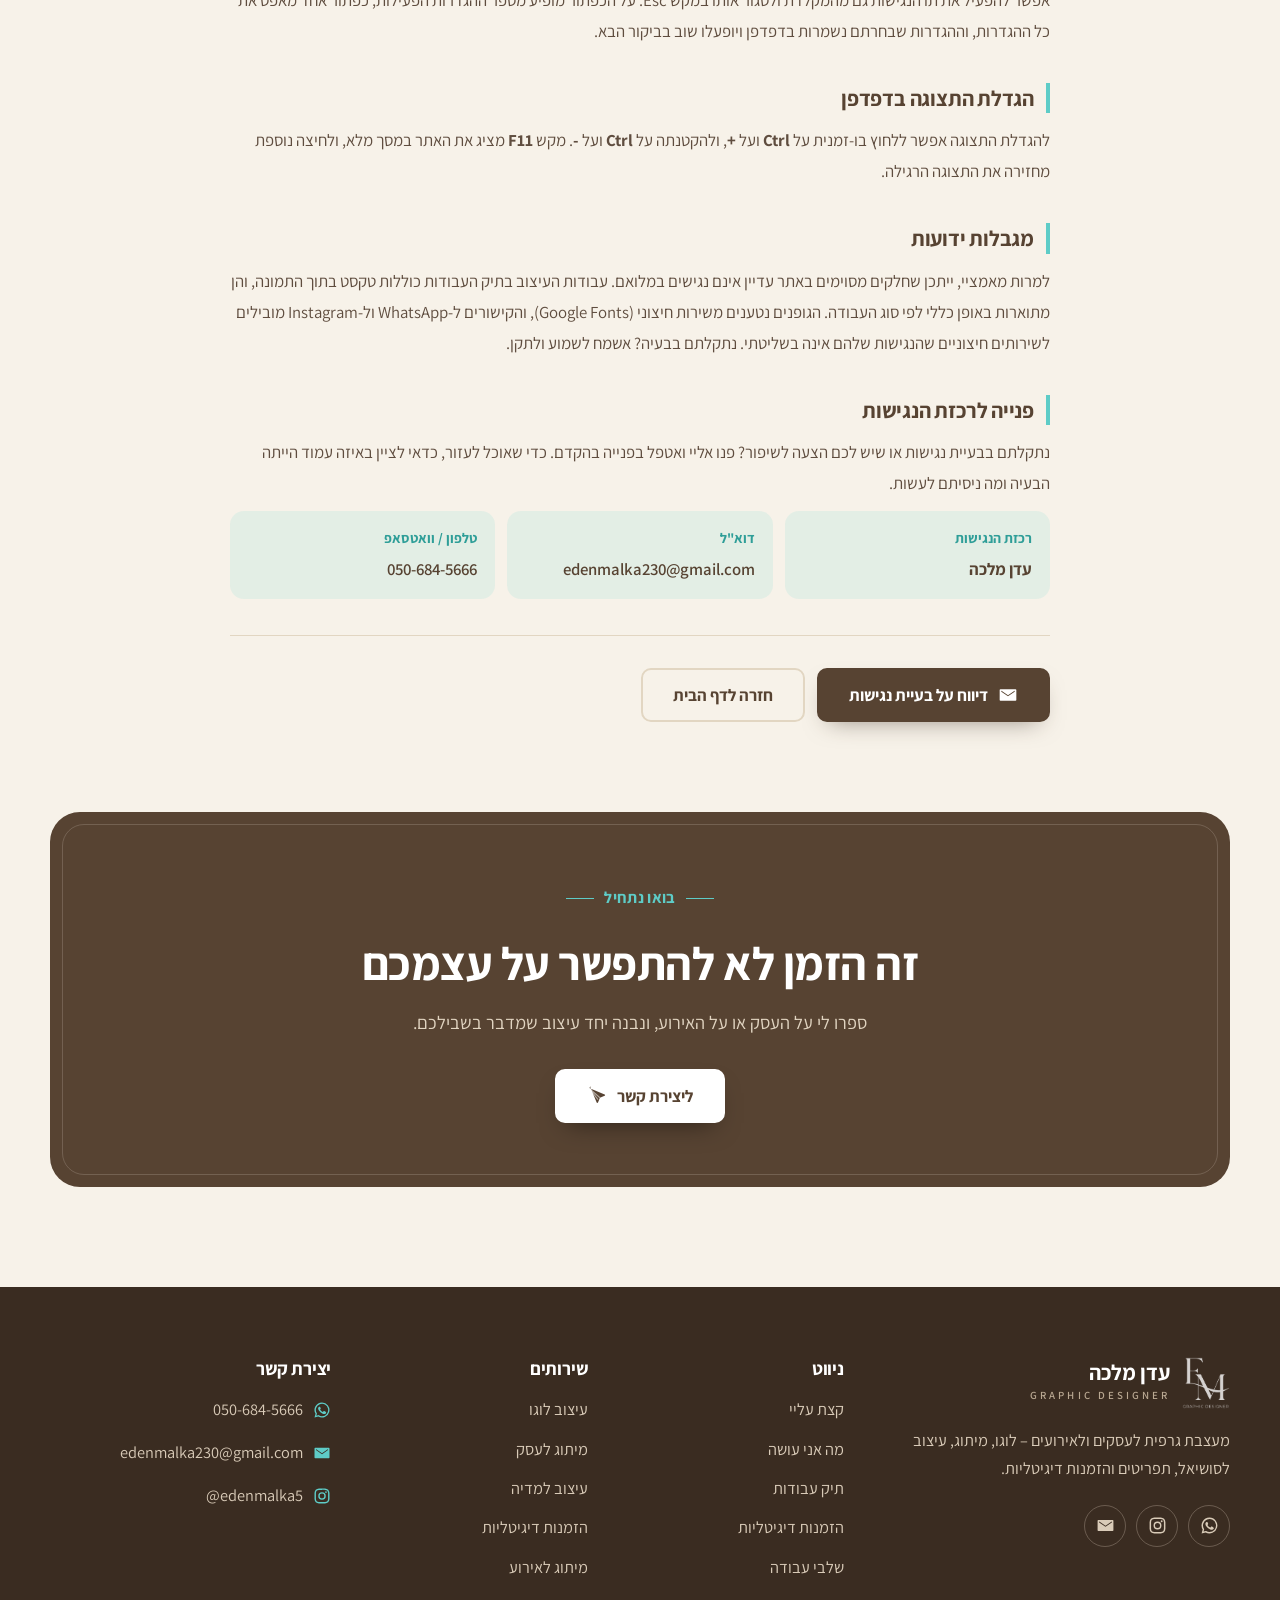
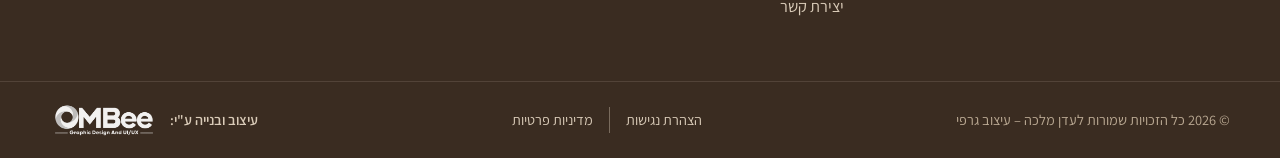
<file: accessibility.html>
<!doctype html>
<html lang="he" dir="rtl">
<head>
  <meta charset="utf-8">
  <meta name="viewport" content="width=device-width, initial-scale=1">
  <title>הצהרת נגישות | עדן מלכה – מעצבת גרפית</title>
  <meta name="description" content="הצהרת הנגישות של אתר עדן מלכה – מעצבת גרפית.">
  <meta name="theme-color" content="#574332">
  <meta property="og:title" content="הצהרת נגישות | עדן מלכה – מעצבת גרפית">
  <meta property="og:description" content="הצהרת הנגישות של אתר עדן מלכה – מעצבת גרפית.">
  <meta property="og:image" content="images/logo-em.webp">
  <meta property="og:type" content="website">
  <meta property="og:locale" content="he_IL">
  <link rel="icon" href="images/logo-em.webp">
  <link rel="preconnect" href="https://fonts.googleapis.com">
  <link rel="preconnect" href="https://fonts.gstatic.com" crossorigin>
  <link href="https://fonts.googleapis.com/css2?family=Assistant:wght@300..800&display=swap" rel="stylesheet">
  <link rel="stylesheet" href="css/style.css?v=9">
</head>
<body>
  <a class="skip" href="#main">דלגו לתוכן</a>
  <header class="site-header" id="top">
    <div class="wrap header-inner">
      <a class="brand" href="index.html" aria-label="עדן מלכה – מעצבת גרפית, לדף הבית"><img src="images/logo-em.webp" alt="" width="48" height="52"><span class="brand-text">עדן מלכה<small>GRAPHIC DESIGNER</small></span></a>
      <button class="nav-toggle" aria-expanded="false" aria-controls="site-nav" aria-label="תפריט"><span></span><span></span><span></span></button>
      <nav id="site-nav" class="site-nav" aria-label="ניווט ראשי">
        <div class="drawer-head">
          <a class="brand" href="index.html" aria-label="עדן מלכה – מעצבת גרפית, לדף הבית"><img src="images/logo-em.webp" alt="" width="48" height="52"><span class="brand-text">עדן מלכה<small>GRAPHIC DESIGNER</small></span></a>
          <button class="nav-close" aria-label="סגירת תפריט"><svg viewBox="0 0 24 24" aria-hidden="true"><path d="M6 6l12 12M18 6L6 18"/></svg></button>
        </div>
        <ul>
          <li><a href="about.html">קצת עליי</a></li>
          <li class="has-sub">
            <div class="nav-row">
              <a href="services.html">מה אני עושה</a>
              <button class="sub-toggle" aria-expanded="false" aria-controls="sub-services" aria-label="הצגת השירותים"><svg viewBox="0 0 24 24" aria-hidden="true"><path d="m6 15 6-6 6 6"/></svg></button>
            </div>
            <ul class="sub" id="sub-services" hidden>
              <li><a href="services.html#srv-logos"><span class="sub-icon"><svg viewBox="0 0 24 24" aria-hidden="true"><path d="M9 18h6M10 21h4"/><path d="M12 3a6 6 0 0 0-3.5 10.9c.6.5 1 1.2 1 2V16h5v-.1c0-.8.4-1.5 1-2A6 6 0 0 0 12 3z"/></svg></span><span class="sub-text"><span class="sub-title">עיצוב לוגו</span><span class="sub-desc">זהות חזותית ייחודית לעסק</span></span></a></li>
              <li><a href="services.html#srv-branding"><span class="sub-icon"><svg viewBox="0 0 24 24" aria-hidden="true"><path d="M3 7a2 2 0 0 1 2-2h4l2 2h8a2 2 0 0 1 2 2v8a2 2 0 0 1-2 2H5a2 2 0 0 1-2-2z"/><path d="M3 10h18"/></svg></span><span class="sub-text"><span class="sub-title">מיתוג לעסק</span><span class="sub-desc">כרטיסי ביקור, רולאפים ושילוט</span></span></a></li>
              <li><a href="services.html#srv-social"><span class="sub-icon"><svg viewBox="0 0 24 24" aria-hidden="true"><path d="M5 9h14M5 15h14M10 4L8 20M16 4l-2 16"/></svg></span><span class="sub-text"><span class="sub-title">עיצוב למדיה</span><span class="sub-desc">פוסטים ומודעות לרשתות</span></span></a></li>
              <li><a href="services.html#srv-invitations"><span class="sub-icon"><svg viewBox="0 0 24 24" aria-hidden="true"><path d="M3 9l9-6 9 6v10a1 1 0 0 1-1 1H4a1 1 0 0 1-1-1z"/><path d="M3 9l9 6 9-6"/><path d="M8 11V6h8v5"/></svg></span><span class="sub-text"><span class="sub-title">הזמנה דיגיטלית</span><span class="sub-desc">הזמנות לאירועים לשליחה בוואטסאפ</span></span></a></li>
              <li><a href="services.html#srv-menus"><span class="sub-icon"><svg viewBox="0 0 24 24" aria-hidden="true"><circle cx="9" cy="14" r="5"/><circle cx="15" cy="14" r="5"/><path d="M8 4l1 3 1-3M14 4l1 3 1-3"/></svg></span><span class="sub-text"><span class="sub-title">מיתוג לאירוע</span><span class="sub-desc">תפריטים, סייב דה דייט ועוד</span></span></a></li>
              <li class="sub-all"><a href="services.html">לכל השירותים</a></li>
            </ul>
          </li>
          <li><a href="portfolio.html">תיק עבודות</a></li>
          <li><a href="invitations.html">הזמנות דיגיטליות</a></li>
          <li><a href="process.html">שלבי עבודה</a></li>
          <li><a class="cta" href="contact.html">יצירת קשר <svg class="plane" viewBox="0 0 24 24" aria-hidden="true"><path d="M21.5 2.5 2.8 10.2c-.7.3-.7 1.3 0 1.6l5.7 2.3 2.3 5.7c.3.7 1.3.7 1.6 0l7.7-18.7c.2-.4-.2-.8-.6-.6z" class="plane-body"/><path d="M8.5 14.1 21.5 2.5 10.8 16.4" class="plane-fold"/></svg></a></li>
        </ul>
      </nav>
      <div class="nav-overlay" hidden></div>
    </div>
  </header>
  <main id="main">
    <div class="page-hdr"><h1>הצהרת נגישות</h1><p>מחויבת לנגישות מלאה עבור כולם</p></div>

    <section class="legal-wrap">
      <div class="legal-content">
        <div class="legal-intro">
          <p class="legal-date">עודכן לאחרונה: נובמבר 2026</p>
          <p>עדן מלכה – עיצוב גרפי רואה חשיבות רבה בכך שכל אחד ואחת יוכלו להשתמש באתר בקלות ובנוחות, כולל אנשים עם מוגבלויות. אני פועלת כל הזמן לשיפור נגישות האתר, ומזמינה אתכם לפנות אליי בכל בעיה או הצעה.</p>
        </div>
        <nav class="legal-toc" aria-label="תוכן העמוד"><strong>בעמוד זה</strong><ol>
        <li><a href="#sec-1">רמת הנגישות באתר</a></li>
        <li><a href="#sec-2">מה נעשה כדי להנגיש את האתר</a></li>
        <li><a href="#sec-3">תו הנגישות</a></li>
        <li><a href="#sec-4">הגדלת התצוגה בדפדפן</a></li>
        <li><a href="#sec-5">מגבלות ידועות</a></li>
        <li><a href="#sec-6">פנייה לרכזת הנגישות</a></li>
        </ol></nav>

      <h2 id="sec-1">רמת הנגישות באתר</h2>
      <p>האתר הונגש בהתאם לתקנות שוויון זכויות לאנשים עם מוגבלות (התאמות נגישות לשירות), התשע"ג-2013, ולתקן הישראלי ת"י 5568 המבוסס על הנחיות WCAG 2.0 ברמה AA, ככל שהדבר ניתן. האתר מותאם לתצוגה בדפדפנים הנפוצים ולשימוש בטלפון הנייד ובטאבלט.</p>

      <h2 id="sec-2">מה נעשה כדי להנגיש את האתר</h2>
      <ul class="legal-list">
        <li>מבנה עמודים ברור, עם כותרות ותגיות HTML לפי משמעותן, כדי שקוראי מסך יוכלו לנווט בקלות</li>
        <li>ניווט מלא במקלדת — Tab מעביר בין קישורים, Enter מפעיל קישור ו-Esc סוגר תפריטים וחלונות</li>
        <li>קישור "דלגו לתוכן" בתחילת כל עמוד, וסימון ברור של הרכיב שנמצא בפוקוס</li>
        <li>טקסט חלופי לתמונות שמעבירות מידע</li>
        <li>ניגודיות צבעים מספקת בין הטקסט לרקע</li>
        <li>הנגשת התפריטים, תפריט השירותים, גלריית העבודות, קרוסלת הלוגואים וטופס יצירת הקשר, כולל הודעות שגיאה ברורות בטופס</li>
        <li>בגלריית העבודות אפשר לעבור בין עבודות במקשי החיצים ולסגור במקש Esc</li>
        <li>האתר רספונסיבי וניתן להגדלה בדפדפן בלי שהתוכן ייחתך</li>
        <li>אם במערכת ההפעלה הוגדרה "הפחתת תנועה", האנימציות באתר מצטמצמות אוטומטית</li>
      </ul>

      <h2 id="sec-3">תו הנגישות</h2>
      <p>בכל עמוד באתר יש כפתור נגישות קבוע בפינה השמאלית התחתונה. הוא פותח את תו הנגישות, שבו אפשר להפעיל את ההתאמות הבאות:</p>
      <ul class="legal-checklist">
        <li>הגברת ניגודיות</li>
        <li>הדגשת קישורים</li>
        <li>טקסט גדול</li>
        <li>ריווח טקסט</li>
        <li>ביטול הנפשות</li>
        <li>הסתרת תמונות</li>
        <li>גופן פשוט וקריא (תמיכה בדיסלקסיה)</li>
        <li>סמן עכבר מוגדל</li>
        <li>הצגת תיאורי תמונות</li>
        <li>הגדלת גובה השורה</li>
        <li>יישור טקסט</li>
        <li>תצוגה בגווני אפור</li>
      </ul>
      <p>אפשר להפעיל את תו הנגישות גם מהמקלדת ולסגור אותו במקש Esc. על הכפתור מופיע מספר ההגדרות הפעילות, כפתור אחד מאפס את כל ההגדרות, וההגדרות שבחרתם נשמרות בדפדפן ויופעלו שוב בביקור הבא.</p>

      <h2 id="sec-4">הגדלת התצוגה בדפדפן</h2>
      <p>להגדלת התצוגה אפשר ללחוץ בו-זמנית על <strong>Ctrl</strong> ועל <strong>+</strong>, ולהקטנתה על <strong>Ctrl</strong> ועל <strong>-</strong>. מקש <strong>F11</strong> מציג את האתר במסך מלא, ולחיצה נוספת מחזירה את התצוגה הרגילה.</p>

      <h2 id="sec-5">מגבלות ידועות</h2>
      <p>למרות מאמציי, ייתכן שחלקים מסוימים באתר עדיין אינם נגישים במלואם. עבודות העיצוב בתיק העבודות כוללות טקסט בתוך התמונה, והן מתוארות באופן כללי לפי סוג העבודה. הגופנים נטענים משירות חיצוני (Google Fonts), והקישורים ל-WhatsApp ול-Instagram מובילים לשירותים חיצוניים שהנגישות שלהם אינה בשליטתי. נתקלתם בבעיה? אשמח לשמוע ולתקן.</p>

      <h2 id="sec-6">פנייה לרכזת הנגישות</h2>
      <p>נתקלתם בבעיית נגישות או שיש לכם הצעה לשיפור? פנו אליי ואטפל בפנייה בהקדם. כדי שאוכל לעזור, כדאי לציין באיזה עמוד הייתה הבעיה ומה ניסיתם לעשות.</p>
      <div class="legal-contact">
        <div><strong>רכזת הנגישות</strong><span>עדן מלכה</span></div>
        <div><strong>דוא"ל</strong><a href="mailto:edenmalka230@gmail.com">edenmalka230@gmail.com</a></div>
        <div><strong>טלפון / וואטסאפ</strong><a href="tel:+972506845666"><bdi dir="ltr">050-684-5666</bdi></a></div>
      </div>

        <div class="legal-actions">
          <a class="btn btn-primary" href="mailto:edenmalka230@gmail.com?subject=%D7%93%D7%99%D7%95%D7%95%D7%97%20%D7%A2%D7%9C%20%D7%91%D7%A2%D7%99%D7%99%D7%AA%20%D7%A0%D7%92%D7%99%D7%A9%D7%95%D7%AA%20%D7%91%D7%90%D7%AA%D7%A8"><svg viewBox="0 0 24 24" aria-hidden="true"><path d="M3 5h18a1 1 0 0 1 1 1v12a1 1 0 0 1-1 1H3a1 1 0 0 1-1-1V6a1 1 0 0 1 1-1zm9 7.2L4.2 7H4v1.1l8 5.4 8-5.4V7h-.2z"/></svg> דיווח על בעיית נגישות</a>
          <a class="btn btn-ghost" href="index.html">חזרה לדף הבית</a>
        </div>
      </div>
    </section>

    <section class="section cta-section">
      <div class="wrap">
        <div class="cta-band reveal">
          <p class="eyebrow">בואו נתחיל</p>
          <h2>זה הזמן לא להתפשר על עצמכם</h2>
          <p>ספרו לי על העסק או על האירוע, ונבנה יחד עיצוב שמדבר בשבילכם.</p>
          <a class="btn btn-light" href="contact.html">ליצירת קשר <svg class="plane" viewBox="0 0 24 24" aria-hidden="true"><path d="M21.5 2.5 2.8 10.2c-.7.3-.7 1.3 0 1.6l5.7 2.3 2.3 5.7c.3.7 1.3.7 1.6 0l7.7-18.7c.2-.4-.2-.8-.6-.6z" class="plane-body"/><path d="M8.5 14.1 21.5 2.5 10.8 16.4" class="plane-fold"/></svg></a>
        </div>
      </div>
    </section>
  </main>
  <footer class="site-footer">
    <div class="wrap footer-grid">
      <div class="footer-about">
        <a class="brand" href="index.html" aria-label="עדן מלכה – מעצבת גרפית, לדף הבית"><img src="images/logo-em.webp" alt="" width="48" height="52" loading="lazy"><span class="brand-text">עדן מלכה<small>GRAPHIC DESIGNER</small></span></a>
        <p>מעצבת גרפית לעסקים ולאירועים – לוגו, מיתוג, עיצוב לסושיאל, תפריטים והזמנות דיגיטליות.</p>
        <ul class="social">
          <li><a href="https://wa.me/972506845666" target="_blank" rel="noopener" aria-label="וואטסאפ"><svg viewBox="0 0 24 24" aria-hidden="true"><path d="M12 2a10 10 0 0 0-8.6 15.1L2 22l5-1.3A10 10 0 1 0 12 2zm0 18.2a8.2 8.2 0 0 1-4.2-1.2l-.3-.2-3 .8.8-2.9-.2-.3A8.2 8.2 0 1 1 12 20.2zm4.5-6.1c-.2-.1-1.5-.7-1.7-.8s-.4-.1-.6.1-.7.8-.8 1c-.2.2-.3.2-.5.1a6.7 6.7 0 0 1-3.3-2.9c-.3-.4.2-.4.7-1.4.1-.2 0-.3 0-.4l-.8-1.8c-.2-.5-.4-.4-.6-.4h-.5a1 1 0 0 0-.7.3 3 3 0 0 0-.9 2.2 5.2 5.2 0 0 0 1.1 2.7 11.8 11.8 0 0 0 4.5 4c1.7.7 2.3.8 3.2.6.5-.1 1.5-.6 1.7-1.2s.2-1.1.2-1.2-.2-.2-.5-.3z"/></svg></a></li>
          <li><a href="https://www.instagram.com/edenmalka5" target="_blank" rel="noopener" aria-label="אינסטגרם"><svg viewBox="0 0 24 24" aria-hidden="true"><path d="M12 7a5 5 0 1 0 0 10 5 5 0 0 0 0-10zm0 8.2a3.2 3.2 0 1 1 0-6.4 3.2 3.2 0 0 1 0 6.4zM17.3 5.5a1.2 1.2 0 1 0 0 2.4 1.2 1.2 0 0 0 0-2.4zM12 3.8c2.7 0 3 0 4 .1 2.7.1 4 1.4 4.1 4.1v8c-.1 2.7-1.4 4-4.1 4.1h-8c-2.7-.1-4-1.4-4.1-4.1v-8C4 5.3 5.3 4 8 3.9h4zM12 2H8C4.3 2.2 2.2 4.3 2 8v8c.2 3.7 2.3 5.8 6 6h8c3.7-.2 5.8-2.3 6-6V8c-.2-3.7-2.3-5.8-6-6z"/></svg></a></li>
          <li><a href="mailto:edenmalka230@gmail.com" aria-label="דוא&quot;ל"><svg viewBox="0 0 24 24" aria-hidden="true"><path d="M3 5h18a1 1 0 0 1 1 1v12a1 1 0 0 1-1 1H3a1 1 0 0 1-1-1V6a1 1 0 0 1 1-1zm9 7.2L4.2 7H4v1.1l8 5.4 8-5.4V7h-.2z"/></svg></a></li>
        </ul>
      </div>
      <nav class="footer-col" aria-label="ניווט תחתון">
        <h2>ניווט</h2>
        <ul>
          <li><a href="about.html">קצת עליי</a></li>
          <li><a href="services.html">מה אני עושה</a></li>
          <li><a href="portfolio.html">תיק עבודות</a></li>
          <li><a href="invitations.html">הזמנות דיגיטליות</a></li>
          <li><a href="process.html">שלבי עבודה</a></li>
          <li><a href="contact.html">יצירת קשר</a></li>
        </ul>
      </nav>
      <div class="footer-col">
        <h2>שירותים</h2>
        <ul>
          <li>עיצוב לוגו</li>
          <li>מיתוג לעסק</li>
          <li>עיצוב למדיה</li>
          <li>הזמנות דיגיטליות</li>
          <li>מיתוג לאירוע</li>
        </ul>
      </div>
      <div class="footer-col">
        <h2>יצירת קשר</h2>
        <ul class="footer-contact">
          <li><a href="https://wa.me/972506845666" target="_blank" rel="noopener"><svg viewBox="0 0 24 24" aria-hidden="true"><path d="M12 2a10 10 0 0 0-8.6 15.1L2 22l5-1.3A10 10 0 1 0 12 2zm0 18.2a8.2 8.2 0 0 1-4.2-1.2l-.3-.2-3 .8.8-2.9-.2-.3A8.2 8.2 0 1 1 12 20.2zm4.5-6.1c-.2-.1-1.5-.7-1.7-.8s-.4-.1-.6.1-.7.8-.8 1c-.2.2-.3.2-.5.1a6.7 6.7 0 0 1-3.3-2.9c-.3-.4.2-.4.7-1.4.1-.2 0-.3 0-.4l-.8-1.8c-.2-.5-.4-.4-.6-.4h-.5a1 1 0 0 0-.7.3 3 3 0 0 0-.9 2.2 5.2 5.2 0 0 0 1.1 2.7 11.8 11.8 0 0 0 4.5 4c1.7.7 2.3.8 3.2.6.5-.1 1.5-.6 1.7-1.2s.2-1.1.2-1.2-.2-.2-.5-.3z"/></svg><span dir="ltr">050-684-5666</span></a></li>
          <li><a href="mailto:edenmalka230@gmail.com"><svg viewBox="0 0 24 24" aria-hidden="true"><path d="M3 5h18a1 1 0 0 1 1 1v12a1 1 0 0 1-1 1H3a1 1 0 0 1-1-1V6a1 1 0 0 1 1-1zm9 7.2L4.2 7H4v1.1l8 5.4 8-5.4V7h-.2z"/></svg>edenmalka230@gmail.com</a></li>
          <li><a href="https://www.instagram.com/edenmalka5" target="_blank" rel="noopener"><svg viewBox="0 0 24 24" aria-hidden="true"><path d="M12 7a5 5 0 1 0 0 10 5 5 0 0 0 0-10zm0 8.2a3.2 3.2 0 1 1 0-6.4 3.2 3.2 0 0 1 0 6.4zM17.3 5.5a1.2 1.2 0 1 0 0 2.4 1.2 1.2 0 0 0 0-2.4zM12 3.8c2.7 0 3 0 4 .1 2.7.1 4 1.4 4.1 4.1v8c-.1 2.7-1.4 4-4.1 4.1h-8c-2.7-.1-4-1.4-4.1-4.1v-8C4 5.3 5.3 4 8 3.9h4zM12 2H8C4.3 2.2 2.2 4.3 2 8v8c.2 3.7 2.3 5.8 6 6h8c3.7-.2 5.8-2.3 6-6V8c-.2-3.7-2.3-5.8-6-6z"/></svg><span dir="ltr">@edenmalka5</span></a></li>
        </ul>
      </div>
    </div>
    <div class="footer-bottom">
      <div class="wrap footer-bottom-inner">
        <p class="copy">&copy; <span data-year>2026</span> כל הזכויות שמורות לעדן מלכה – עיצוב גרפי</p>
        <ul class="legal-links"><li><a href="accessibility.html">הצהרת נגישות</a></li><li><a href="privacy.html">מדיניות פרטיות</a></li></ul>
        <a class="ombee-credit" href="https://ombee.co.il" target="_blank" rel="noopener">עיצוב ובנייה ע"י: <img src="images/ombee-logo.webp" alt="OMBee — Graphic Design And UI/UX" width="800" height="267" loading="lazy"></a>
      </div>
    </div>
  </footer>
  <a class="wa-float" href="https://wa.me/972506845666" target="_blank" rel="noopener" aria-label="שליחת הודעת וואטסאפ לעדן"><svg viewBox="0 0 24 24" aria-hidden="true"><path d="M12 2a10 10 0 0 0-8.6 15.1L2 22l5-1.3A10 10 0 1 0 12 2zm0 18.2a8.2 8.2 0 0 1-4.2-1.2l-.3-.2-3 .8.8-2.9-.2-.3A8.2 8.2 0 1 1 12 20.2zm4.5-6.1c-.2-.1-1.5-.7-1.7-.8s-.4-.1-.6.1-.7.8-.8 1c-.2.2-.3.2-.5.1a6.7 6.7 0 0 1-3.3-2.9c-.3-.4.2-.4.7-1.4.1-.2 0-.3 0-.4l-.8-1.8c-.2-.5-.4-.4-.6-.4h-.5a1 1 0 0 0-.7.3 3 3 0 0 0-.9 2.2 5.2 5.2 0 0 0 1.1 2.7 11.8 11.8 0 0 0 4.5 4c1.7.7 2.3.8 3.2.6.5-.1 1.5-.6 1.7-1.2s.2-1.1.2-1.2-.2-.2-.5-.3z"/></svg></a>
  <script src="js/accessibility.js"></script>
  <script src="js/main.js"></script>
</body>
</html>
</file>
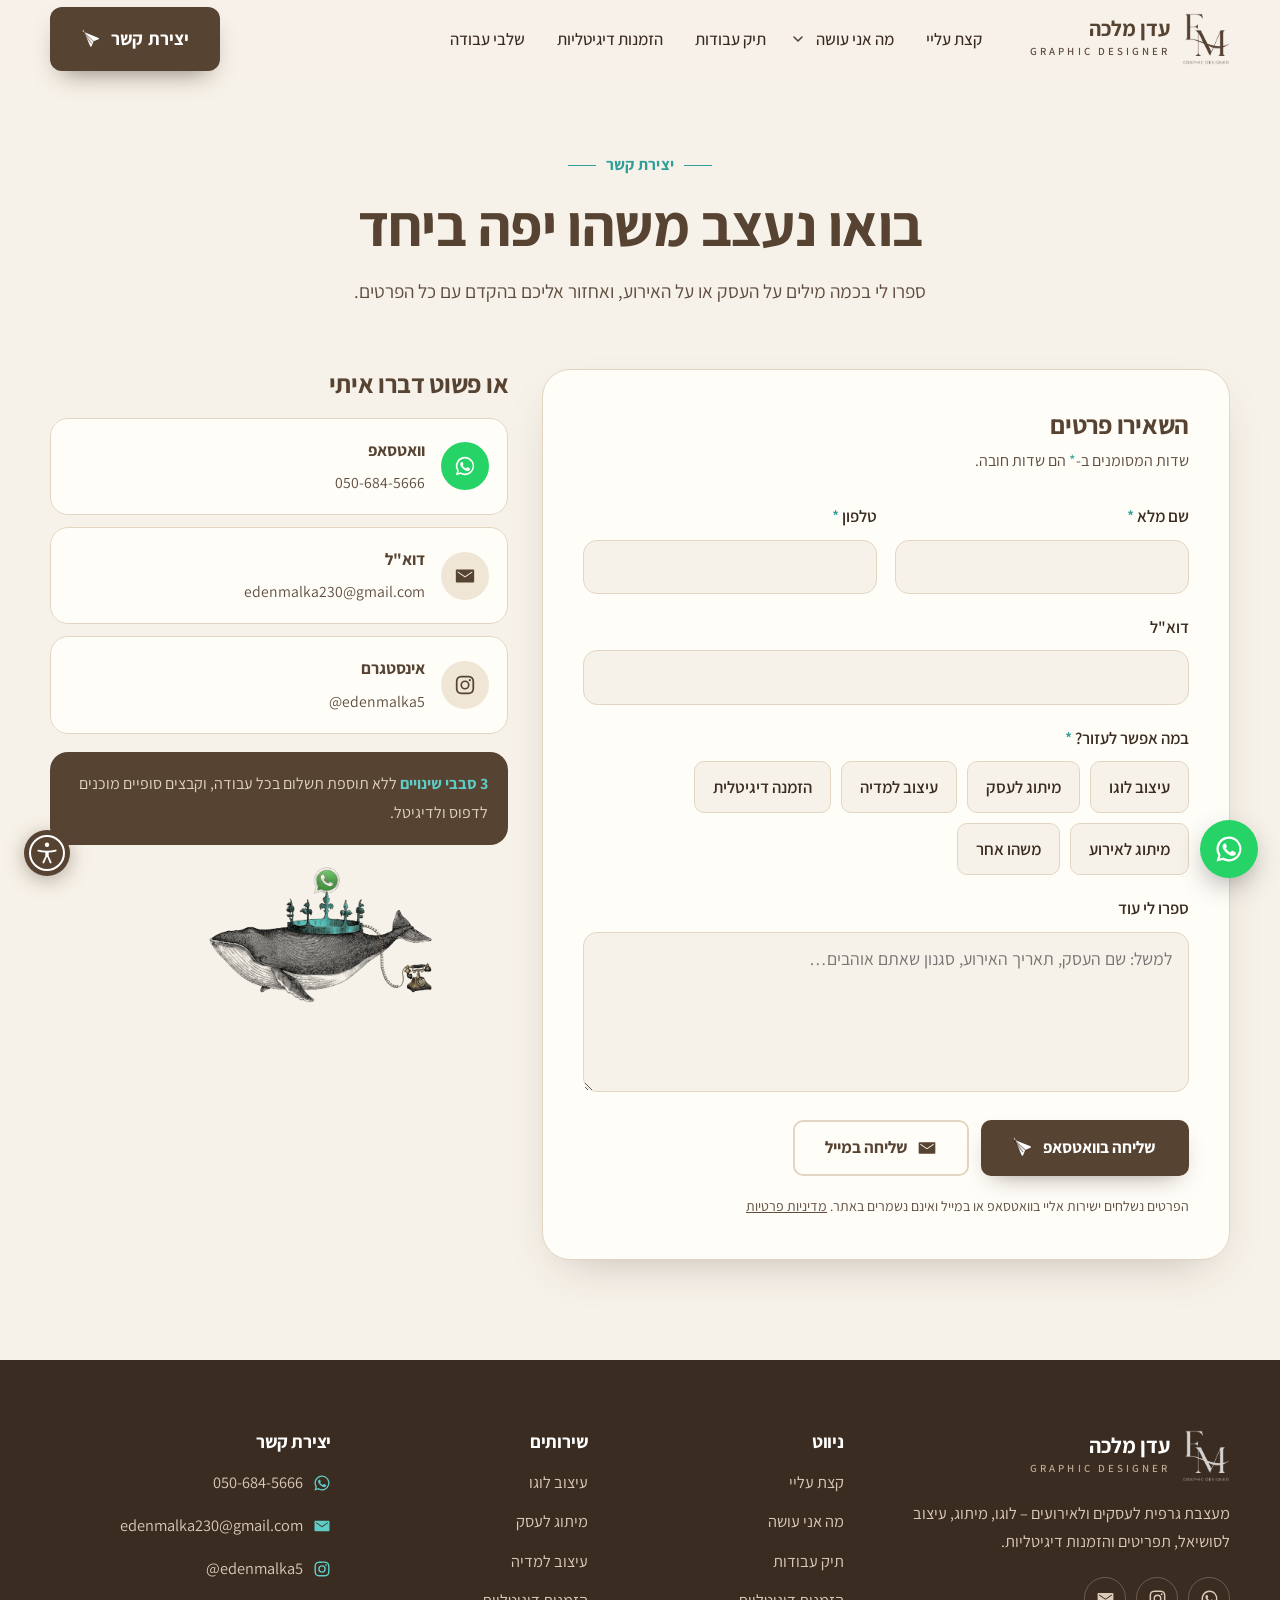
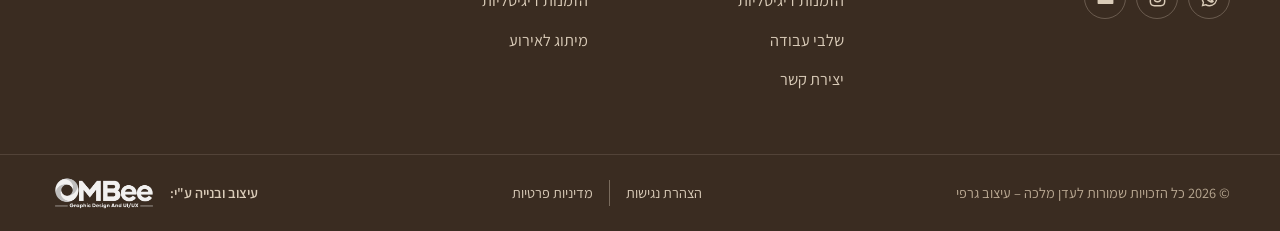
<file: contact.html>
<!doctype html>
<html lang="he" dir="rtl">
<head>
  <meta charset="utf-8">
  <meta name="viewport" content="width=device-width, initial-scale=1">
  <title>יצירת קשר | עדן מלכה – מעצבת גרפית</title>
  <meta name="description" content="השאירו פרטים או פנו לעדן מלכה – מעצבת גרפית – בוואטסאפ, במייל או באינסטגרם.">
  <meta name="theme-color" content="#574332">
  <meta property="og:title" content="יצירת קשר | עדן מלכה – מעצבת גרפית">
  <meta property="og:description" content="השאירו פרטים או פנו לעדן מלכה – מעצבת גרפית – בוואטסאפ, במייל או באינסטגרם.">
  <meta property="og:image" content="images/logo-em.webp">
  <meta property="og:type" content="website">
  <meta property="og:locale" content="he_IL">
  <link rel="icon" href="images/logo-em.webp">
  <link rel="preconnect" href="https://fonts.googleapis.com">
  <link rel="preconnect" href="https://fonts.gstatic.com" crossorigin>
  <link href="https://fonts.googleapis.com/css2?family=Assistant:wght@300..800&display=swap" rel="stylesheet">
  <link rel="stylesheet" href="css/style.css?v=9">
</head>
<body>
  <a class="skip" href="#main">דלגו לתוכן</a>
  <header class="site-header" id="top">
    <div class="wrap header-inner">
      <a class="brand" href="index.html" aria-label="עדן מלכה – מעצבת גרפית, לדף הבית"><img src="images/logo-em.webp" alt="" width="48" height="52"><span class="brand-text">עדן מלכה<small>GRAPHIC DESIGNER</small></span></a>
      <button class="nav-toggle" aria-expanded="false" aria-controls="site-nav" aria-label="תפריט"><span></span><span></span><span></span></button>
      <nav id="site-nav" class="site-nav" aria-label="ניווט ראשי">
        <div class="drawer-head">
          <a class="brand" href="index.html" aria-label="עדן מלכה – מעצבת גרפית, לדף הבית"><img src="images/logo-em.webp" alt="" width="48" height="52"><span class="brand-text">עדן מלכה<small>GRAPHIC DESIGNER</small></span></a>
          <button class="nav-close" aria-label="סגירת תפריט"><svg viewBox="0 0 24 24" aria-hidden="true"><path d="M6 6l12 12M18 6L6 18"/></svg></button>
        </div>
        <ul>
          <li><a href="about.html">קצת עליי</a></li>
          <li class="has-sub">
            <div class="nav-row">
              <a href="services.html">מה אני עושה</a>
              <button class="sub-toggle" aria-expanded="false" aria-controls="sub-services" aria-label="הצגת השירותים"><svg viewBox="0 0 24 24" aria-hidden="true"><path d="m6 15 6-6 6 6"/></svg></button>
            </div>
            <ul class="sub" id="sub-services" hidden>
              <li><a href="services.html#srv-logos"><span class="sub-icon"><svg viewBox="0 0 24 24" aria-hidden="true"><path d="M9 18h6M10 21h4"/><path d="M12 3a6 6 0 0 0-3.5 10.9c.6.5 1 1.2 1 2V16h5v-.1c0-.8.4-1.5 1-2A6 6 0 0 0 12 3z"/></svg></span><span class="sub-text"><span class="sub-title">עיצוב לוגו</span><span class="sub-desc">זהות חזותית ייחודית לעסק</span></span></a></li>
              <li><a href="services.html#srv-branding"><span class="sub-icon"><svg viewBox="0 0 24 24" aria-hidden="true"><path d="M3 7a2 2 0 0 1 2-2h4l2 2h8a2 2 0 0 1 2 2v8a2 2 0 0 1-2 2H5a2 2 0 0 1-2-2z"/><path d="M3 10h18"/></svg></span><span class="sub-text"><span class="sub-title">מיתוג לעסק</span><span class="sub-desc">כרטיסי ביקור, רולאפים ושילוט</span></span></a></li>
              <li><a href="services.html#srv-social"><span class="sub-icon"><svg viewBox="0 0 24 24" aria-hidden="true"><path d="M5 9h14M5 15h14M10 4L8 20M16 4l-2 16"/></svg></span><span class="sub-text"><span class="sub-title">עיצוב למדיה</span><span class="sub-desc">פוסטים ומודעות לרשתות</span></span></a></li>
              <li><a href="services.html#srv-invitations"><span class="sub-icon"><svg viewBox="0 0 24 24" aria-hidden="true"><path d="M3 9l9-6 9 6v10a1 1 0 0 1-1 1H4a1 1 0 0 1-1-1z"/><path d="M3 9l9 6 9-6"/><path d="M8 11V6h8v5"/></svg></span><span class="sub-text"><span class="sub-title">הזמנה דיגיטלית</span><span class="sub-desc">הזמנות לאירועים לשליחה בוואטסאפ</span></span></a></li>
              <li><a href="services.html#srv-menus"><span class="sub-icon"><svg viewBox="0 0 24 24" aria-hidden="true"><circle cx="9" cy="14" r="5"/><circle cx="15" cy="14" r="5"/><path d="M8 4l1 3 1-3M14 4l1 3 1-3"/></svg></span><span class="sub-text"><span class="sub-title">מיתוג לאירוע</span><span class="sub-desc">תפריטים, סייב דה דייט ועוד</span></span></a></li>
              <li class="sub-all"><a href="services.html">לכל השירותים</a></li>
            </ul>
          </li>
          <li><a href="portfolio.html">תיק עבודות</a></li>
          <li><a href="invitations.html">הזמנות דיגיטליות</a></li>
          <li><a href="process.html">שלבי עבודה</a></li>
          <li><a class="cta" href="contact.html" aria-current="page">יצירת קשר <svg class="plane" viewBox="0 0 24 24" aria-hidden="true"><path d="M21.5 2.5 2.8 10.2c-.7.3-.7 1.3 0 1.6l5.7 2.3 2.3 5.7c.3.7 1.3.7 1.6 0l7.7-18.7c.2-.4-.2-.8-.6-.6z" class="plane-body"/><path d="M8.5 14.1 21.5 2.5 10.8 16.4" class="plane-fold"/></svg></a></li>
        </ul>
      </nav>
      <div class="nav-overlay" hidden></div>
    </div>
  </header>
  <main id="main">
    <section class="page-hero">
      <div class="wrap">
        <p class="eyebrow">יצירת קשר</p>
        <h1>בואו נעצב משהו יפה ביחד</h1>
        <p class="lead">ספרו לי בכמה מילים על העסק או על האירוע, ואחזור אליכם בהקדם עם כל הפרטים.</p>
      </div>
    </section>

    <section class="contact-page">
      <div class="wrap contact-layout">
        <form class="contact-form" id="contact-form" novalidate>
          <h2>השאירו פרטים</h2>
          <p class="form-note">שדות המסומנים ב-<span aria-hidden="true">*</span><span class="sr-only">כוכבית</span> הם שדות חובה.</p>
          <div class="field-row">
            <div class="field">
              <label for="f-name">שם מלא <span aria-hidden="true">*</span></label>
              <input id="f-name" name="name" type="text" autocomplete="name" required aria-describedby="e-name">
              <p class="error" id="e-name" aria-live="polite"></p>
            </div>
            <div class="field">
              <label for="f-phone">טלפון <span aria-hidden="true">*</span></label>
              <input id="f-phone" name="phone" type="tel" inputmode="tel" autocomplete="tel" dir="ltr" required pattern="[0-9+\-\s()]{9,15}" aria-describedby="e-phone">
              <p class="error" id="e-phone" aria-live="polite"></p>
            </div>
          </div>
          <div class="field">
            <label for="f-email">דוא"ל</label>
            <input id="f-email" name="email" type="email" autocomplete="email" dir="ltr" aria-describedby="e-email">
            <p class="error" id="e-email" aria-live="polite"></p>
          </div>
          <fieldset class="field">
            <legend>במה אפשר לעזור? <span aria-hidden="true">*</span></legend>
            <div class="chips">
              <label><input type="radio" name="service" value="עיצוב לוגו" required><span>עיצוב לוגו</span></label>
              <label><input type="radio" name="service" value="מיתוג לעסק"><span>מיתוג לעסק</span></label>
              <label><input type="radio" name="service" value="עיצוב למדיה"><span>עיצוב למדיה</span></label>
              <label><input type="radio" name="service" value="הזמנה דיגיטלית"><span>הזמנה דיגיטלית</span></label>
              <label><input type="radio" name="service" value="מיתוג לאירוע"><span>מיתוג לאירוע</span></label>
              <label><input type="radio" name="service" value="משהו אחר"><span>משהו אחר</span></label>
            </div>
            <p class="error" id="e-service" aria-live="polite"></p>
          </fieldset>
          <div class="field">
            <label for="f-message">ספרו לי עוד</label>
            <textarea id="f-message" name="message" rows="5" placeholder="למשל: שם העסק, תאריך האירוע, סגנון שאתם אוהבים…"></textarea>
          </div>
          <div class="form-actions">
            <button type="submit" class="btn btn-primary send-btn"><span class="send-label">שליחה בוואטסאפ</span><svg class="plane" viewBox="0 0 24 24" aria-hidden="true"><path d="M21.5 2.5 2.8 10.2c-.7.3-.7 1.3 0 1.6l5.7 2.3 2.3 5.7c.3.7 1.3.7 1.6 0l7.7-18.7c.2-.4-.2-.8-.6-.6z" class="plane-body"/><path d="M8.5 14.1 21.5 2.5 10.8 16.4" class="plane-fold"/></svg></button>
            <button type="button" class="btn btn-ghost mail-btn"><svg viewBox="0 0 24 24" aria-hidden="true"><path d="M3 5h18a1 1 0 0 1 1 1v12a1 1 0 0 1-1 1H3a1 1 0 0 1-1-1V6a1 1 0 0 1 1-1zm9 7.2L4.2 7H4v1.1l8 5.4 8-5.4V7h-.2z"/></svg> שליחה במייל</button>
          </div>
          <p class="form-privacy">הפרטים נשלחים ישירות אליי בוואטסאפ או במייל ואינם נשמרים באתר. <a href="privacy.html">מדיניות פרטיות</a></p>
          <div class="form-success" role="status" hidden>
            <svg viewBox="0 0 24 24" aria-hidden="true"><circle cx="12" cy="12" r="10"/><path d="m7.5 12.5 3 3 6-6.5"/></svg>
            <div><strong>ההודעה מוכנה לשליחה!</strong><span>אם הוואטסאפ או המייל לא נפתחו, אפשר לפנות אליי ישירות בפרטים שבצד.</span></div>
          </div>
        </form>

        <aside class="contact-aside" aria-label="דרכי התקשרות">
          <h2>או פשוט דברו איתי</h2>
          <ul class="contact-cards">
            <li><a href="https://wa.me/972506845666" target="_blank" rel="noopener"><span class="ci wa"><svg viewBox="0 0 24 24" aria-hidden="true"><path d="M12 2a10 10 0 0 0-8.6 15.1L2 22l5-1.3A10 10 0 1 0 12 2zm0 18.2a8.2 8.2 0 0 1-4.2-1.2l-.3-.2-3 .8.8-2.9-.2-.3A8.2 8.2 0 1 1 12 20.2zm4.5-6.1c-.2-.1-1.5-.7-1.7-.8s-.4-.1-.6.1-.7.8-.8 1c-.2.2-.3.2-.5.1a6.7 6.7 0 0 1-3.3-2.9c-.3-.4.2-.4.7-1.4.1-.2 0-.3 0-.4l-.8-1.8c-.2-.5-.4-.4-.6-.4h-.5a1 1 0 0 0-.7.3 3 3 0 0 0-.9 2.2 5.2 5.2 0 0 0 1.1 2.7 11.8 11.8 0 0 0 4.5 4c1.7.7 2.3.8 3.2.6.5-.1 1.5-.6 1.7-1.2s.2-1.1.2-1.2-.2-.2-.5-.3z"/></svg></span><span><strong>וואטסאפ</strong><span dir="ltr">050-684-5666</span></span></a></li>
            <li><a href="mailto:edenmalka230@gmail.com"><span class="ci"><svg viewBox="0 0 24 24" aria-hidden="true"><path d="M3 5h18a1 1 0 0 1 1 1v12a1 1 0 0 1-1 1H3a1 1 0 0 1-1-1V6a1 1 0 0 1 1-1zm9 7.2L4.2 7H4v1.1l8 5.4 8-5.4V7h-.2z"/></svg></span><span><strong>דוא"ל</strong><span>edenmalka230@gmail.com</span></span></a></li>
            <li><a href="https://www.instagram.com/edenmalka5" target="_blank" rel="noopener"><span class="ci"><svg viewBox="0 0 24 24" aria-hidden="true"><path d="M12 7a5 5 0 1 0 0 10 5 5 0 0 0 0-10zm0 8.2a3.2 3.2 0 1 1 0-6.4 3.2 3.2 0 0 1 0 6.4zM17.3 5.5a1.2 1.2 0 1 0 0 2.4 1.2 1.2 0 0 0 0-2.4zM12 3.8c2.7 0 3 0 4 .1 2.7.1 4 1.4 4.1 4.1v8c-.1 2.7-1.4 4-4.1 4.1h-8c-2.7-.1-4-1.4-4.1-4.1v-8C4 5.3 5.3 4 8 3.9h4zM12 2H8C4.3 2.2 2.2 4.3 2 8v8c.2 3.7 2.3 5.8 6 6h8c3.7-.2 5.8-2.3 6-6V8c-.2-3.7-2.3-5.8-6-6z"/></svg></span><span><strong>אינסטגרם</strong><span dir="ltr">@edenmalka5</span></span></a></li>
          </ul>
          <div class="aside-note">
            <p><strong>3 סבבי שינויים</strong> ללא תוספת תשלום בכל עבודה, וקבצים סופיים מוכנים לדפוס ולדיגיטל.</p>
          </div>
          <img class="aside-whale" src="images/whale-contact.webp" alt="" width="1000" height="423" loading="lazy">
        </aside>
      </div>
    </section>
  </main>
  <footer class="site-footer">
    <div class="wrap footer-grid">
      <div class="footer-about">
        <a class="brand" href="index.html" aria-label="עדן מלכה – מעצבת גרפית, לדף הבית"><img src="images/logo-em.webp" alt="" width="48" height="52" loading="lazy"><span class="brand-text">עדן מלכה<small>GRAPHIC DESIGNER</small></span></a>
        <p>מעצבת גרפית לעסקים ולאירועים – לוגו, מיתוג, עיצוב לסושיאל, תפריטים והזמנות דיגיטליות.</p>
        <ul class="social">
          <li><a href="https://wa.me/972506845666" target="_blank" rel="noopener" aria-label="וואטסאפ"><svg viewBox="0 0 24 24" aria-hidden="true"><path d="M12 2a10 10 0 0 0-8.6 15.1L2 22l5-1.3A10 10 0 1 0 12 2zm0 18.2a8.2 8.2 0 0 1-4.2-1.2l-.3-.2-3 .8.8-2.9-.2-.3A8.2 8.2 0 1 1 12 20.2zm4.5-6.1c-.2-.1-1.5-.7-1.7-.8s-.4-.1-.6.1-.7.8-.8 1c-.2.2-.3.2-.5.1a6.7 6.7 0 0 1-3.3-2.9c-.3-.4.2-.4.7-1.4.1-.2 0-.3 0-.4l-.8-1.8c-.2-.5-.4-.4-.6-.4h-.5a1 1 0 0 0-.7.3 3 3 0 0 0-.9 2.2 5.2 5.2 0 0 0 1.1 2.7 11.8 11.8 0 0 0 4.5 4c1.7.7 2.3.8 3.2.6.5-.1 1.5-.6 1.7-1.2s.2-1.1.2-1.2-.2-.2-.5-.3z"/></svg></a></li>
          <li><a href="https://www.instagram.com/edenmalka5" target="_blank" rel="noopener" aria-label="אינסטגרם"><svg viewBox="0 0 24 24" aria-hidden="true"><path d="M12 7a5 5 0 1 0 0 10 5 5 0 0 0 0-10zm0 8.2a3.2 3.2 0 1 1 0-6.4 3.2 3.2 0 0 1 0 6.4zM17.3 5.5a1.2 1.2 0 1 0 0 2.4 1.2 1.2 0 0 0 0-2.4zM12 3.8c2.7 0 3 0 4 .1 2.7.1 4 1.4 4.1 4.1v8c-.1 2.7-1.4 4-4.1 4.1h-8c-2.7-.1-4-1.4-4.1-4.1v-8C4 5.3 5.3 4 8 3.9h4zM12 2H8C4.3 2.2 2.2 4.3 2 8v8c.2 3.7 2.3 5.8 6 6h8c3.7-.2 5.8-2.3 6-6V8c-.2-3.7-2.3-5.8-6-6z"/></svg></a></li>
          <li><a href="mailto:edenmalka230@gmail.com" aria-label="דוא&quot;ל"><svg viewBox="0 0 24 24" aria-hidden="true"><path d="M3 5h18a1 1 0 0 1 1 1v12a1 1 0 0 1-1 1H3a1 1 0 0 1-1-1V6a1 1 0 0 1 1-1zm9 7.2L4.2 7H4v1.1l8 5.4 8-5.4V7h-.2z"/></svg></a></li>
        </ul>
      </div>
      <nav class="footer-col" aria-label="ניווט תחתון">
        <h2>ניווט</h2>
        <ul>
          <li><a href="about.html">קצת עליי</a></li>
          <li><a href="services.html">מה אני עושה</a></li>
          <li><a href="portfolio.html">תיק עבודות</a></li>
          <li><a href="invitations.html">הזמנות דיגיטליות</a></li>
          <li><a href="process.html">שלבי עבודה</a></li>
          <li><a href="contact.html">יצירת קשר</a></li>
        </ul>
      </nav>
      <div class="footer-col">
        <h2>שירותים</h2>
        <ul>
          <li>עיצוב לוגו</li>
          <li>מיתוג לעסק</li>
          <li>עיצוב למדיה</li>
          <li>הזמנות דיגיטליות</li>
          <li>מיתוג לאירוע</li>
        </ul>
      </div>
      <div class="footer-col">
        <h2>יצירת קשר</h2>
        <ul class="footer-contact">
          <li><a href="https://wa.me/972506845666" target="_blank" rel="noopener"><svg viewBox="0 0 24 24" aria-hidden="true"><path d="M12 2a10 10 0 0 0-8.6 15.1L2 22l5-1.3A10 10 0 1 0 12 2zm0 18.2a8.2 8.2 0 0 1-4.2-1.2l-.3-.2-3 .8.8-2.9-.2-.3A8.2 8.2 0 1 1 12 20.2zm4.5-6.1c-.2-.1-1.5-.7-1.7-.8s-.4-.1-.6.1-.7.8-.8 1c-.2.2-.3.2-.5.1a6.7 6.7 0 0 1-3.3-2.9c-.3-.4.2-.4.7-1.4.1-.2 0-.3 0-.4l-.8-1.8c-.2-.5-.4-.4-.6-.4h-.5a1 1 0 0 0-.7.3 3 3 0 0 0-.9 2.2 5.2 5.2 0 0 0 1.1 2.7 11.8 11.8 0 0 0 4.5 4c1.7.7 2.3.8 3.2.6.5-.1 1.5-.6 1.7-1.2s.2-1.1.2-1.2-.2-.2-.5-.3z"/></svg><span dir="ltr">050-684-5666</span></a></li>
          <li><a href="mailto:edenmalka230@gmail.com"><svg viewBox="0 0 24 24" aria-hidden="true"><path d="M3 5h18a1 1 0 0 1 1 1v12a1 1 0 0 1-1 1H3a1 1 0 0 1-1-1V6a1 1 0 0 1 1-1zm9 7.2L4.2 7H4v1.1l8 5.4 8-5.4V7h-.2z"/></svg>edenmalka230@gmail.com</a></li>
          <li><a href="https://www.instagram.com/edenmalka5" target="_blank" rel="noopener"><svg viewBox="0 0 24 24" aria-hidden="true"><path d="M12 7a5 5 0 1 0 0 10 5 5 0 0 0 0-10zm0 8.2a3.2 3.2 0 1 1 0-6.4 3.2 3.2 0 0 1 0 6.4zM17.3 5.5a1.2 1.2 0 1 0 0 2.4 1.2 1.2 0 0 0 0-2.4zM12 3.8c2.7 0 3 0 4 .1 2.7.1 4 1.4 4.1 4.1v8c-.1 2.7-1.4 4-4.1 4.1h-8c-2.7-.1-4-1.4-4.1-4.1v-8C4 5.3 5.3 4 8 3.9h4zM12 2H8C4.3 2.2 2.2 4.3 2 8v8c.2 3.7 2.3 5.8 6 6h8c3.7-.2 5.8-2.3 6-6V8c-.2-3.7-2.3-5.8-6-6z"/></svg><span dir="ltr">@edenmalka5</span></a></li>
        </ul>
      </div>
    </div>
    <div class="footer-bottom">
      <div class="wrap footer-bottom-inner">
        <p class="copy">&copy; <span data-year>2026</span> כל הזכויות שמורות לעדן מלכה – עיצוב גרפי</p>
        <ul class="legal-links"><li><a href="accessibility.html">הצהרת נגישות</a></li><li><a href="privacy.html">מדיניות פרטיות</a></li></ul>
        <a class="ombee-credit" href="https://ombee.co.il" target="_blank" rel="noopener">עיצוב ובנייה ע"י: <img src="images/ombee-logo.webp" alt="OMBee — Graphic Design And UI/UX" width="800" height="267" loading="lazy"></a>
      </div>
    </div>
  </footer>
  <a class="wa-float" href="https://wa.me/972506845666" target="_blank" rel="noopener" aria-label="שליחת הודעת וואטסאפ לעדן"><svg viewBox="0 0 24 24" aria-hidden="true"><path d="M12 2a10 10 0 0 0-8.6 15.1L2 22l5-1.3A10 10 0 1 0 12 2zm0 18.2a8.2 8.2 0 0 1-4.2-1.2l-.3-.2-3 .8.8-2.9-.2-.3A8.2 8.2 0 1 1 12 20.2zm4.5-6.1c-.2-.1-1.5-.7-1.7-.8s-.4-.1-.6.1-.7.8-.8 1c-.2.2-.3.2-.5.1a6.7 6.7 0 0 1-3.3-2.9c-.3-.4.2-.4.7-1.4.1-.2 0-.3 0-.4l-.8-1.8c-.2-.5-.4-.4-.6-.4h-.5a1 1 0 0 0-.7.3 3 3 0 0 0-.9 2.2 5.2 5.2 0 0 0 1.1 2.7 11.8 11.8 0 0 0 4.5 4c1.7.7 2.3.8 3.2.6.5-.1 1.5-.6 1.7-1.2s.2-1.1.2-1.2-.2-.2-.5-.3z"/></svg></a>
  <script src="js/accessibility.js"></script>
  <script src="js/main.js"></script>
  <script src="js/contact.js"></script>
</body>
</html>
</file>
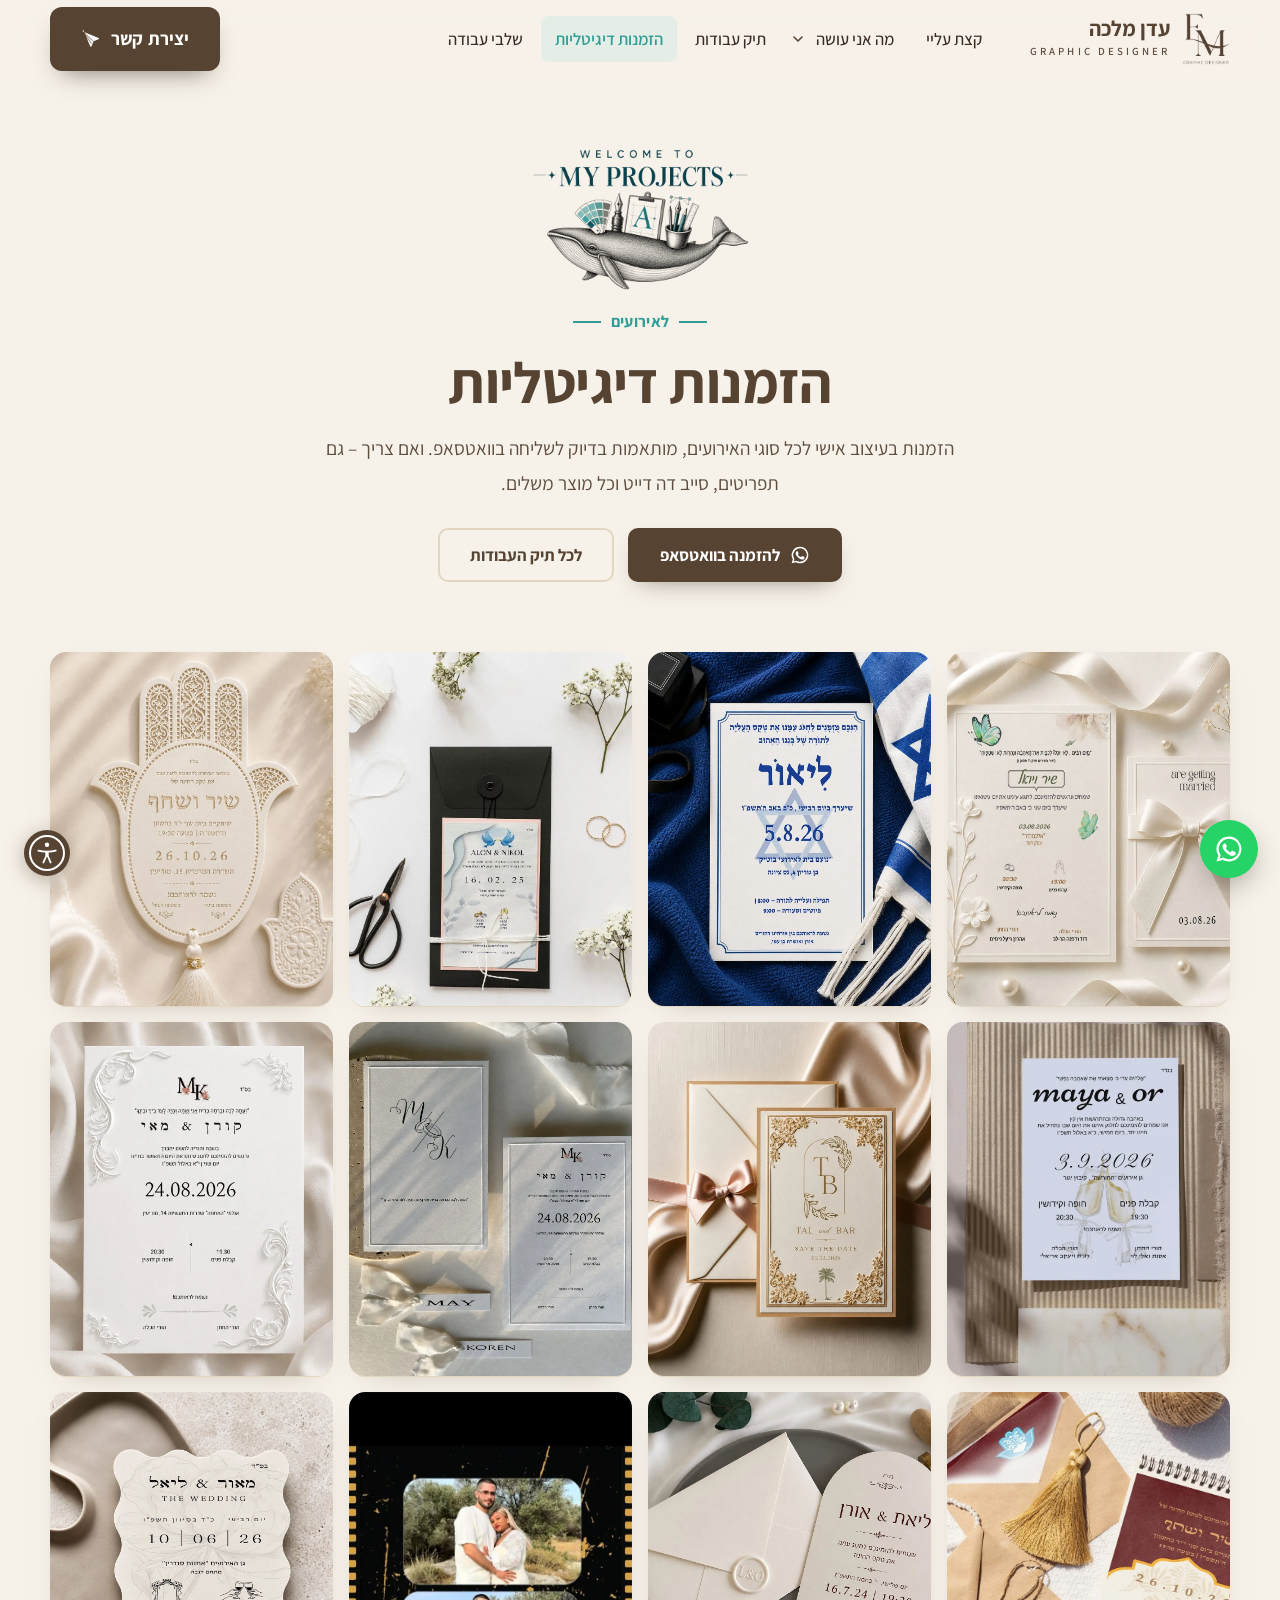
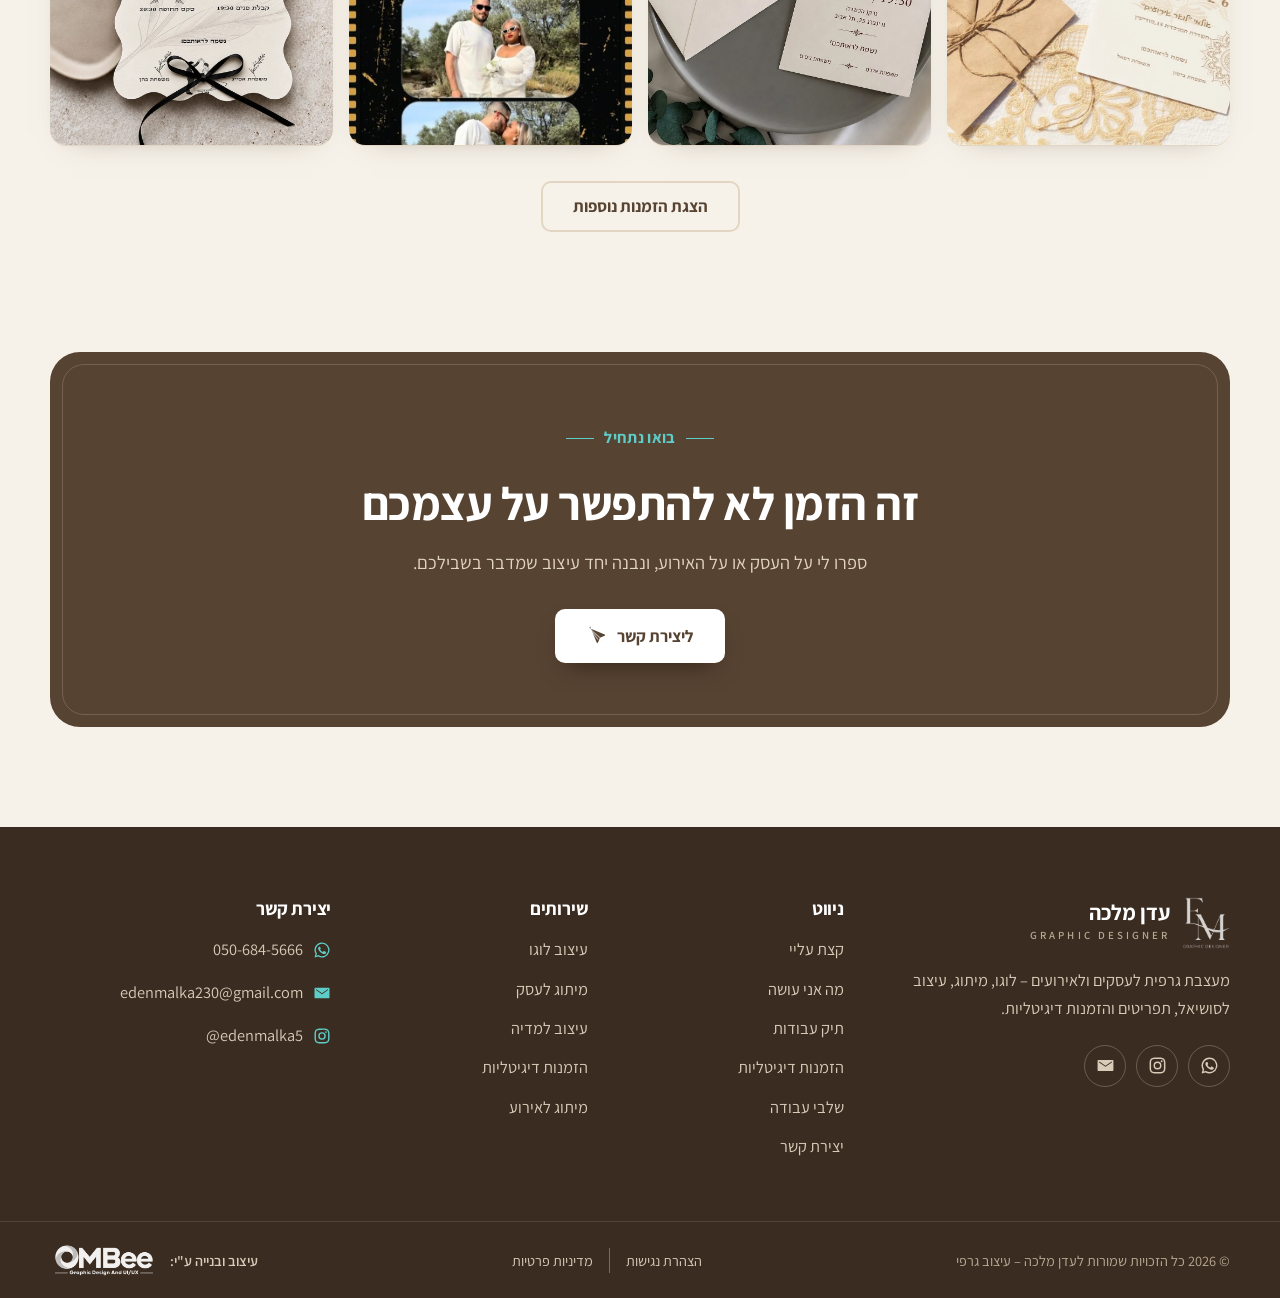
<file: invitations.html>
<!doctype html>
<html lang="he" dir="rtl">
<head>
  <meta charset="utf-8">
  <meta name="viewport" content="width=device-width, initial-scale=1">
  <title>הזמנות דיגיטליות | עדן מלכה – מעצבת גרפית</title>
  <meta name="description" content="הזמנות דיגיטליות בעיצוב אישי לחתונות, בר ובת מצווה, ימי הולדת וכל אירוע – מותאמות לשליחה בוואטסאפ.">
  <meta name="theme-color" content="#574332">
  <meta property="og:title" content="הזמנות דיגיטליות | עדן מלכה – מעצבת גרפית">
  <meta property="og:description" content="הזמנות דיגיטליות בעיצוב אישי לחתונות, בר ובת מצווה, ימי הולדת וכל אירוע – מותאמות לשליחה בוואטסאפ.">
  <meta property="og:image" content="images/logo-em.webp">
  <meta property="og:type" content="website">
  <meta property="og:locale" content="he_IL">
  <link rel="icon" href="images/logo-em.webp">
  <link rel="preconnect" href="https://fonts.googleapis.com">
  <link rel="preconnect" href="https://fonts.gstatic.com" crossorigin>
  <link href="https://fonts.googleapis.com/css2?family=Assistant:wght@300..800&display=swap" rel="stylesheet">
  <link rel="stylesheet" href="css/style.css?v=9">
</head>
<body>
  <a class="skip" href="#main">דלגו לתוכן</a>
  <header class="site-header" id="top">
    <div class="wrap header-inner">
      <a class="brand" href="index.html" aria-label="עדן מלכה – מעצבת גרפית, לדף הבית"><img src="images/logo-em.webp" alt="" width="48" height="52"><span class="brand-text">עדן מלכה<small>GRAPHIC DESIGNER</small></span></a>
      <button class="nav-toggle" aria-expanded="false" aria-controls="site-nav" aria-label="תפריט"><span></span><span></span><span></span></button>
      <nav id="site-nav" class="site-nav" aria-label="ניווט ראשי">
        <div class="drawer-head">
          <a class="brand" href="index.html" aria-label="עדן מלכה – מעצבת גרפית, לדף הבית"><img src="images/logo-em.webp" alt="" width="48" height="52"><span class="brand-text">עדן מלכה<small>GRAPHIC DESIGNER</small></span></a>
          <button class="nav-close" aria-label="סגירת תפריט"><svg viewBox="0 0 24 24" aria-hidden="true"><path d="M6 6l12 12M18 6L6 18"/></svg></button>
        </div>
        <ul>
          <li><a href="about.html">קצת עליי</a></li>
          <li class="has-sub">
            <div class="nav-row">
              <a href="services.html">מה אני עושה</a>
              <button class="sub-toggle" aria-expanded="false" aria-controls="sub-services" aria-label="הצגת השירותים"><svg viewBox="0 0 24 24" aria-hidden="true"><path d="m6 15 6-6 6 6"/></svg></button>
            </div>
            <ul class="sub" id="sub-services" hidden>
              <li><a href="services.html#srv-logos"><span class="sub-icon"><svg viewBox="0 0 24 24" aria-hidden="true"><path d="M9 18h6M10 21h4"/><path d="M12 3a6 6 0 0 0-3.5 10.9c.6.5 1 1.2 1 2V16h5v-.1c0-.8.4-1.5 1-2A6 6 0 0 0 12 3z"/></svg></span><span class="sub-text"><span class="sub-title">עיצוב לוגו</span><span class="sub-desc">זהות חזותית ייחודית לעסק</span></span></a></li>
              <li><a href="services.html#srv-branding"><span class="sub-icon"><svg viewBox="0 0 24 24" aria-hidden="true"><path d="M3 7a2 2 0 0 1 2-2h4l2 2h8a2 2 0 0 1 2 2v8a2 2 0 0 1-2 2H5a2 2 0 0 1-2-2z"/><path d="M3 10h18"/></svg></span><span class="sub-text"><span class="sub-title">מיתוג לעסק</span><span class="sub-desc">כרטיסי ביקור, רולאפים ושילוט</span></span></a></li>
              <li><a href="services.html#srv-social"><span class="sub-icon"><svg viewBox="0 0 24 24" aria-hidden="true"><path d="M5 9h14M5 15h14M10 4L8 20M16 4l-2 16"/></svg></span><span class="sub-text"><span class="sub-title">עיצוב למדיה</span><span class="sub-desc">פוסטים ומודעות לרשתות</span></span></a></li>
              <li><a href="services.html#srv-invitations"><span class="sub-icon"><svg viewBox="0 0 24 24" aria-hidden="true"><path d="M3 9l9-6 9 6v10a1 1 0 0 1-1 1H4a1 1 0 0 1-1-1z"/><path d="M3 9l9 6 9-6"/><path d="M8 11V6h8v5"/></svg></span><span class="sub-text"><span class="sub-title">הזמנה דיגיטלית</span><span class="sub-desc">הזמנות לאירועים לשליחה בוואטסאפ</span></span></a></li>
              <li><a href="services.html#srv-menus"><span class="sub-icon"><svg viewBox="0 0 24 24" aria-hidden="true"><circle cx="9" cy="14" r="5"/><circle cx="15" cy="14" r="5"/><path d="M8 4l1 3 1-3M14 4l1 3 1-3"/></svg></span><span class="sub-text"><span class="sub-title">מיתוג לאירוע</span><span class="sub-desc">תפריטים, סייב דה דייט ועוד</span></span></a></li>
              <li class="sub-all"><a href="services.html">לכל השירותים</a></li>
            </ul>
          </li>
          <li><a href="portfolio.html">תיק עבודות</a></li>
          <li><a href="invitations.html" aria-current="page">הזמנות דיגיטליות</a></li>
          <li><a href="process.html">שלבי עבודה</a></li>
          <li><a class="cta" href="contact.html">יצירת קשר <svg class="plane" viewBox="0 0 24 24" aria-hidden="true"><path d="M21.5 2.5 2.8 10.2c-.7.3-.7 1.3 0 1.6l5.7 2.3 2.3 5.7c.3.7 1.3.7 1.6 0l7.7-18.7c.2-.4-.2-.8-.6-.6z" class="plane-body"/><path d="M8.5 14.1 21.5 2.5 10.8 16.4" class="plane-fold"/></svg></a></li>
        </ul>
      </nav>
      <div class="nav-overlay" hidden></div>
    </div>
  </header>
  <main id="main">
    <section class="page-hero page-hero-art">
      <div class="wrap">
        <img src="images/whale-projects.webp" alt="" width="1200" height="800">
        <p class="eyebrow">לאירועים</p>
        <h1>הזמנות דיגיטליות</h1>
        <p class="lead">הזמנות בעיצוב אישי לכל סוגי האירועים, מותאמות בדיוק לשליחה בוואטסאפ. ואם צריך – גם תפריטים, סייב דה דייט וכל מוצר משלים.</p>
        <div class="hero-actions page-actions">
          <a class="btn btn-primary" href="https://wa.me/972506845666?text=%D7%94%D7%99%D7%99%20%D7%A2%D7%93%D7%9F%2C%20%D7%94%D7%92%D7%A2%D7%AA%D7%99%20%D7%9E%D7%94%D7%90%D7%AA%D7%A8%20%D7%95%D7%90%D7%A9%D7%9E%D7%97%20%D7%9C%D7%A9%D7%9E%D7%95%D7%A2%20%D7%A2%D7%9C%20%D7%94%D7%96%D7%9E%D7%A0%D7%94%20%D7%93%D7%99%D7%92%D7%99%D7%98%D7%9C%D7%99%D7%AA%20%D7%9C%D7%90%D7%99%D7%A8%D7%95%D7%A2%20%F0%9F%98%8A" target="_blank" rel="noopener"><svg viewBox="0 0 24 24" aria-hidden="true"><path d="M12 2a10 10 0 0 0-8.6 15.1L2 22l5-1.3A10 10 0 1 0 12 2zm0 18.2a8.2 8.2 0 0 1-4.2-1.2l-.3-.2-3 .8.8-2.9-.2-.3A8.2 8.2 0 1 1 12 20.2zm4.5-6.1c-.2-.1-1.5-.7-1.7-.8s-.4-.1-.6.1-.7.8-.8 1c-.2.2-.3.2-.5.1a6.7 6.7 0 0 1-3.3-2.9c-.3-.4.2-.4.7-1.4.1-.2 0-.3 0-.4l-.8-1.8c-.2-.5-.4-.4-.6-.4h-.5a1 1 0 0 0-.7.3 3 3 0 0 0-.9 2.2 5.2 5.2 0 0 0 1.1 2.7 11.8 11.8 0 0 0 4.5 4c1.7.7 2.3.8 3.2.6.5-.1 1.5-.6 1.7-1.2s.2-1.1.2-1.2-.2-.2-.5-.3z"/></svg> להזמנה בוואטסאפ</a>
          <a class="btn btn-ghost" href="portfolio.html">לכל תיק העבודות</a>
        </div>
      </div>
    </section>

    <section class="section portfolio-page">
      <div class="wrap">
        <div class="grid">
        <button class="item" data-cat="invitations" data-label="הזמנה דיגיטלית 1"><img src="images/invitations-01.webp" alt="הזמנה דיגיטלית 1" width="1254" height="1254" loading="lazy"></button>
        <button class="item" data-cat="invitations" data-label="הזמנה דיגיטלית 2"><img src="images/invitations-02.webp" alt="הזמנה דיגיטלית 2" width="1215" height="1295" loading="lazy"></button>
        <button class="item" data-cat="invitations" data-label="הזמנה דיגיטלית 3"><img src="images/invitations-03.webp" alt="הזמנה דיגיטלית 3" width="933" height="1400" loading="lazy"></button>
        <button class="item" data-cat="invitations" data-label="הזמנה דיגיטלית 4"><img src="images/invitations-04.webp" alt="הזמנה דיגיטלית 4" width="1254" height="1254" loading="lazy"></button>
        <button class="item" data-cat="invitations" data-label="הזמנה דיגיטלית 5"><img src="images/invitations-05.webp" alt="הזמנה דיגיטלית 5" width="1080" height="1350" loading="lazy"></button>
        <button class="item" data-cat="invitations" data-label="הזמנה דיגיטלית 6"><img src="images/invitations-06.webp" alt="הזמנה דיגיטלית 6" width="1146" height="1373" loading="lazy"></button>
        <button class="item" data-cat="invitations" data-label="הזמנה דיגיטלית 7"><img src="images/invitations-07.webp" alt="הזמנה דיגיטלית 7" width="1166" height="1349" loading="lazy"></button>
        <button class="item" data-cat="invitations" data-label="הזמנה דיגיטלית 8"><img src="images/invitations-08.webp" alt="הזמנה דיגיטלית 8" width="1254" height="1254" loading="lazy"></button>
        <button class="item" data-cat="invitations" data-label="הזמנה דיגיטלית 9"><img src="images/invitations-09.webp" alt="הזמנה דיגיטלית 9" width="1400" height="933" loading="lazy"></button>
        <button class="item" data-cat="invitations" data-label="הזמנה דיגיטלית 10"><img src="images/invitations-10.webp" alt="הזמנה דיגיטלית 10" width="1239" height="1269" loading="lazy"></button>
        <button class="item" data-cat="invitations" data-label="הזמנה דיגיטלית 11"><img src="images/invitations-11.webp" alt="הזמנה דיגיטלית 11" width="647" height="1400" loading="lazy"></button>
        <button class="item" data-cat="invitations" data-label="הזמנה דיגיטלית 12"><img src="images/invitations-12.webp" alt="הזמנה דיגיטלית 12" width="1050" height="1400" loading="lazy"></button>
        <button class="item" data-cat="invitations" data-label="הזמנה דיגיטלית 13"><img src="images/invitations-13.webp" alt="הזמנה דיגיטלית 13" width="1254" height="1254" loading="lazy"></button>
        <button class="item" data-cat="invitations" data-label="הזמנה דיגיטלית 14"><img src="images/invitations-14.webp" alt="הזמנה דיגיטלית 14" width="1000" height="1400" loading="lazy"></button>
        <button class="item" data-cat="invitations" data-label="הזמנה דיגיטלית 15"><img src="images/invitations-15.webp" alt="הזמנה דיגיטלית 15" width="981" height="1400" loading="lazy"></button>
        <button class="item" data-cat="invitations" data-label="הזמנה דיגיטלית 16"><img src="images/invitations-16.webp" alt="הזמנה דיגיטלית 16" width="1050" height="1400" loading="lazy"></button>
        <button class="item" data-cat="invitations" data-label="הזמנה דיגיטלית 17"><img src="images/invitations-17.webp" alt="הזמנה דיגיטלית 17" width="932" height="1400" loading="lazy"></button>
        <button class="item" data-cat="invitations" data-label="הזמנה דיגיטלית 18"><img src="images/invitations-18.webp" alt="הזמנה דיגיטלית 18" width="788" height="1400" loading="lazy"></button>
        <button class="item" data-cat="invitations" data-label="הזמנה דיגיטלית 19"><img src="images/invitations-19.webp" alt="הזמנה דיגיטלית 19" width="1254" height="1254" loading="lazy"></button>
        </div>
        <div class="more-wrap"><button class="btn btn-ghost more" hidden>הצגת הזמנות נוספות</button></div>
      </div>
    </section>

    <section class="section cta-section">
      <div class="wrap">
        <div class="cta-band reveal">
          <p class="eyebrow">בואו נתחיל</p>
          <h2>זה הזמן לא להתפשר על עצמכם</h2>
          <p>ספרו לי על העסק או על האירוע, ונבנה יחד עיצוב שמדבר בשבילכם.</p>
          <a class="btn btn-light" href="contact.html">ליצירת קשר <svg class="plane" viewBox="0 0 24 24" aria-hidden="true"><path d="M21.5 2.5 2.8 10.2c-.7.3-.7 1.3 0 1.6l5.7 2.3 2.3 5.7c.3.7 1.3.7 1.6 0l7.7-18.7c.2-.4-.2-.8-.6-.6z" class="plane-body"/><path d="M8.5 14.1 21.5 2.5 10.8 16.4" class="plane-fold"/></svg></a>
        </div>
      </div>
    </section>
  </main>
  <footer class="site-footer">
    <div class="wrap footer-grid">
      <div class="footer-about">
        <a class="brand" href="index.html" aria-label="עדן מלכה – מעצבת גרפית, לדף הבית"><img src="images/logo-em.webp" alt="" width="48" height="52" loading="lazy"><span class="brand-text">עדן מלכה<small>GRAPHIC DESIGNER</small></span></a>
        <p>מעצבת גרפית לעסקים ולאירועים – לוגו, מיתוג, עיצוב לסושיאל, תפריטים והזמנות דיגיטליות.</p>
        <ul class="social">
          <li><a href="https://wa.me/972506845666" target="_blank" rel="noopener" aria-label="וואטסאפ"><svg viewBox="0 0 24 24" aria-hidden="true"><path d="M12 2a10 10 0 0 0-8.6 15.1L2 22l5-1.3A10 10 0 1 0 12 2zm0 18.2a8.2 8.2 0 0 1-4.2-1.2l-.3-.2-3 .8.8-2.9-.2-.3A8.2 8.2 0 1 1 12 20.2zm4.5-6.1c-.2-.1-1.5-.7-1.7-.8s-.4-.1-.6.1-.7.8-.8 1c-.2.2-.3.2-.5.1a6.7 6.7 0 0 1-3.3-2.9c-.3-.4.2-.4.7-1.4.1-.2 0-.3 0-.4l-.8-1.8c-.2-.5-.4-.4-.6-.4h-.5a1 1 0 0 0-.7.3 3 3 0 0 0-.9 2.2 5.2 5.2 0 0 0 1.1 2.7 11.8 11.8 0 0 0 4.5 4c1.7.7 2.3.8 3.2.6.5-.1 1.5-.6 1.7-1.2s.2-1.1.2-1.2-.2-.2-.5-.3z"/></svg></a></li>
          <li><a href="https://www.instagram.com/edenmalka5" target="_blank" rel="noopener" aria-label="אינסטגרם"><svg viewBox="0 0 24 24" aria-hidden="true"><path d="M12 7a5 5 0 1 0 0 10 5 5 0 0 0 0-10zm0 8.2a3.2 3.2 0 1 1 0-6.4 3.2 3.2 0 0 1 0 6.4zM17.3 5.5a1.2 1.2 0 1 0 0 2.4 1.2 1.2 0 0 0 0-2.4zM12 3.8c2.7 0 3 0 4 .1 2.7.1 4 1.4 4.1 4.1v8c-.1 2.7-1.4 4-4.1 4.1h-8c-2.7-.1-4-1.4-4.1-4.1v-8C4 5.3 5.3 4 8 3.9h4zM12 2H8C4.3 2.2 2.2 4.3 2 8v8c.2 3.7 2.3 5.8 6 6h8c3.7-.2 5.8-2.3 6-6V8c-.2-3.7-2.3-5.8-6-6z"/></svg></a></li>
          <li><a href="mailto:edenmalka230@gmail.com" aria-label="דוא&quot;ל"><svg viewBox="0 0 24 24" aria-hidden="true"><path d="M3 5h18a1 1 0 0 1 1 1v12a1 1 0 0 1-1 1H3a1 1 0 0 1-1-1V6a1 1 0 0 1 1-1zm9 7.2L4.2 7H4v1.1l8 5.4 8-5.4V7h-.2z"/></svg></a></li>
        </ul>
      </div>
      <nav class="footer-col" aria-label="ניווט תחתון">
        <h2>ניווט</h2>
        <ul>
          <li><a href="about.html">קצת עליי</a></li>
          <li><a href="services.html">מה אני עושה</a></li>
          <li><a href="portfolio.html">תיק עבודות</a></li>
          <li><a href="invitations.html">הזמנות דיגיטליות</a></li>
          <li><a href="process.html">שלבי עבודה</a></li>
          <li><a href="contact.html">יצירת קשר</a></li>
        </ul>
      </nav>
      <div class="footer-col">
        <h2>שירותים</h2>
        <ul>
          <li>עיצוב לוגו</li>
          <li>מיתוג לעסק</li>
          <li>עיצוב למדיה</li>
          <li>הזמנות דיגיטליות</li>
          <li>מיתוג לאירוע</li>
        </ul>
      </div>
      <div class="footer-col">
        <h2>יצירת קשר</h2>
        <ul class="footer-contact">
          <li><a href="https://wa.me/972506845666" target="_blank" rel="noopener"><svg viewBox="0 0 24 24" aria-hidden="true"><path d="M12 2a10 10 0 0 0-8.6 15.1L2 22l5-1.3A10 10 0 1 0 12 2zm0 18.2a8.2 8.2 0 0 1-4.2-1.2l-.3-.2-3 .8.8-2.9-.2-.3A8.2 8.2 0 1 1 12 20.2zm4.5-6.1c-.2-.1-1.5-.7-1.7-.8s-.4-.1-.6.1-.7.8-.8 1c-.2.2-.3.2-.5.1a6.7 6.7 0 0 1-3.3-2.9c-.3-.4.2-.4.7-1.4.1-.2 0-.3 0-.4l-.8-1.8c-.2-.5-.4-.4-.6-.4h-.5a1 1 0 0 0-.7.3 3 3 0 0 0-.9 2.2 5.2 5.2 0 0 0 1.1 2.7 11.8 11.8 0 0 0 4.5 4c1.7.7 2.3.8 3.2.6.5-.1 1.5-.6 1.7-1.2s.2-1.1.2-1.2-.2-.2-.5-.3z"/></svg><span dir="ltr">050-684-5666</span></a></li>
          <li><a href="mailto:edenmalka230@gmail.com"><svg viewBox="0 0 24 24" aria-hidden="true"><path d="M3 5h18a1 1 0 0 1 1 1v12a1 1 0 0 1-1 1H3a1 1 0 0 1-1-1V6a1 1 0 0 1 1-1zm9 7.2L4.2 7H4v1.1l8 5.4 8-5.4V7h-.2z"/></svg>edenmalka230@gmail.com</a></li>
          <li><a href="https://www.instagram.com/edenmalka5" target="_blank" rel="noopener"><svg viewBox="0 0 24 24" aria-hidden="true"><path d="M12 7a5 5 0 1 0 0 10 5 5 0 0 0 0-10zm0 8.2a3.2 3.2 0 1 1 0-6.4 3.2 3.2 0 0 1 0 6.4zM17.3 5.5a1.2 1.2 0 1 0 0 2.4 1.2 1.2 0 0 0 0-2.4zM12 3.8c2.7 0 3 0 4 .1 2.7.1 4 1.4 4.1 4.1v8c-.1 2.7-1.4 4-4.1 4.1h-8c-2.7-.1-4-1.4-4.1-4.1v-8C4 5.3 5.3 4 8 3.9h4zM12 2H8C4.3 2.2 2.2 4.3 2 8v8c.2 3.7 2.3 5.8 6 6h8c3.7-.2 5.8-2.3 6-6V8c-.2-3.7-2.3-5.8-6-6z"/></svg><span dir="ltr">@edenmalka5</span></a></li>
        </ul>
      </div>
    </div>
    <div class="footer-bottom">
      <div class="wrap footer-bottom-inner">
        <p class="copy">&copy; <span data-year>2026</span> כל הזכויות שמורות לעדן מלכה – עיצוב גרפי</p>
        <ul class="legal-links"><li><a href="accessibility.html">הצהרת נגישות</a></li><li><a href="privacy.html">מדיניות פרטיות</a></li></ul>
        <a class="ombee-credit" href="https://ombee.co.il" target="_blank" rel="noopener">עיצוב ובנייה ע"י: <img src="images/ombee-logo.webp" alt="OMBee — Graphic Design And UI/UX" width="800" height="267" loading="lazy"></a>
      </div>
    </div>
  </footer>
  <a class="wa-float" href="https://wa.me/972506845666" target="_blank" rel="noopener" aria-label="שליחת הודעת וואטסאפ לעדן"><svg viewBox="0 0 24 24" aria-hidden="true"><path d="M12 2a10 10 0 0 0-8.6 15.1L2 22l5-1.3A10 10 0 1 0 12 2zm0 18.2a8.2 8.2 0 0 1-4.2-1.2l-.3-.2-3 .8.8-2.9-.2-.3A8.2 8.2 0 1 1 12 20.2zm4.5-6.1c-.2-.1-1.5-.7-1.7-.8s-.4-.1-.6.1-.7.8-.8 1c-.2.2-.3.2-.5.1a6.7 6.7 0 0 1-3.3-2.9c-.3-.4.2-.4.7-1.4.1-.2 0-.3 0-.4l-.8-1.8c-.2-.5-.4-.4-.6-.4h-.5a1 1 0 0 0-.7.3 3 3 0 0 0-.9 2.2 5.2 5.2 0 0 0 1.1 2.7 11.8 11.8 0 0 0 4.5 4c1.7.7 2.3.8 3.2.6.5-.1 1.5-.6 1.7-1.2s.2-1.1.2-1.2-.2-.2-.5-.3z"/></svg></a>
  <div class="lightbox" hidden role="dialog" aria-modal="true" aria-label="תצוגת עבודה מוגדלת">
    <button class="lb-close" aria-label="סגירה">&times;</button>
    <button class="lb-prev" aria-label="הקודם">&#8250;</button>
    <figure><img alt=""><figcaption></figcaption></figure>
    <button class="lb-next" aria-label="הבא">&#8249;</button>
  </div>
  <script src="js/accessibility.js"></script>
  <script src="js/main.js"></script>
</body>
</html>
</file>
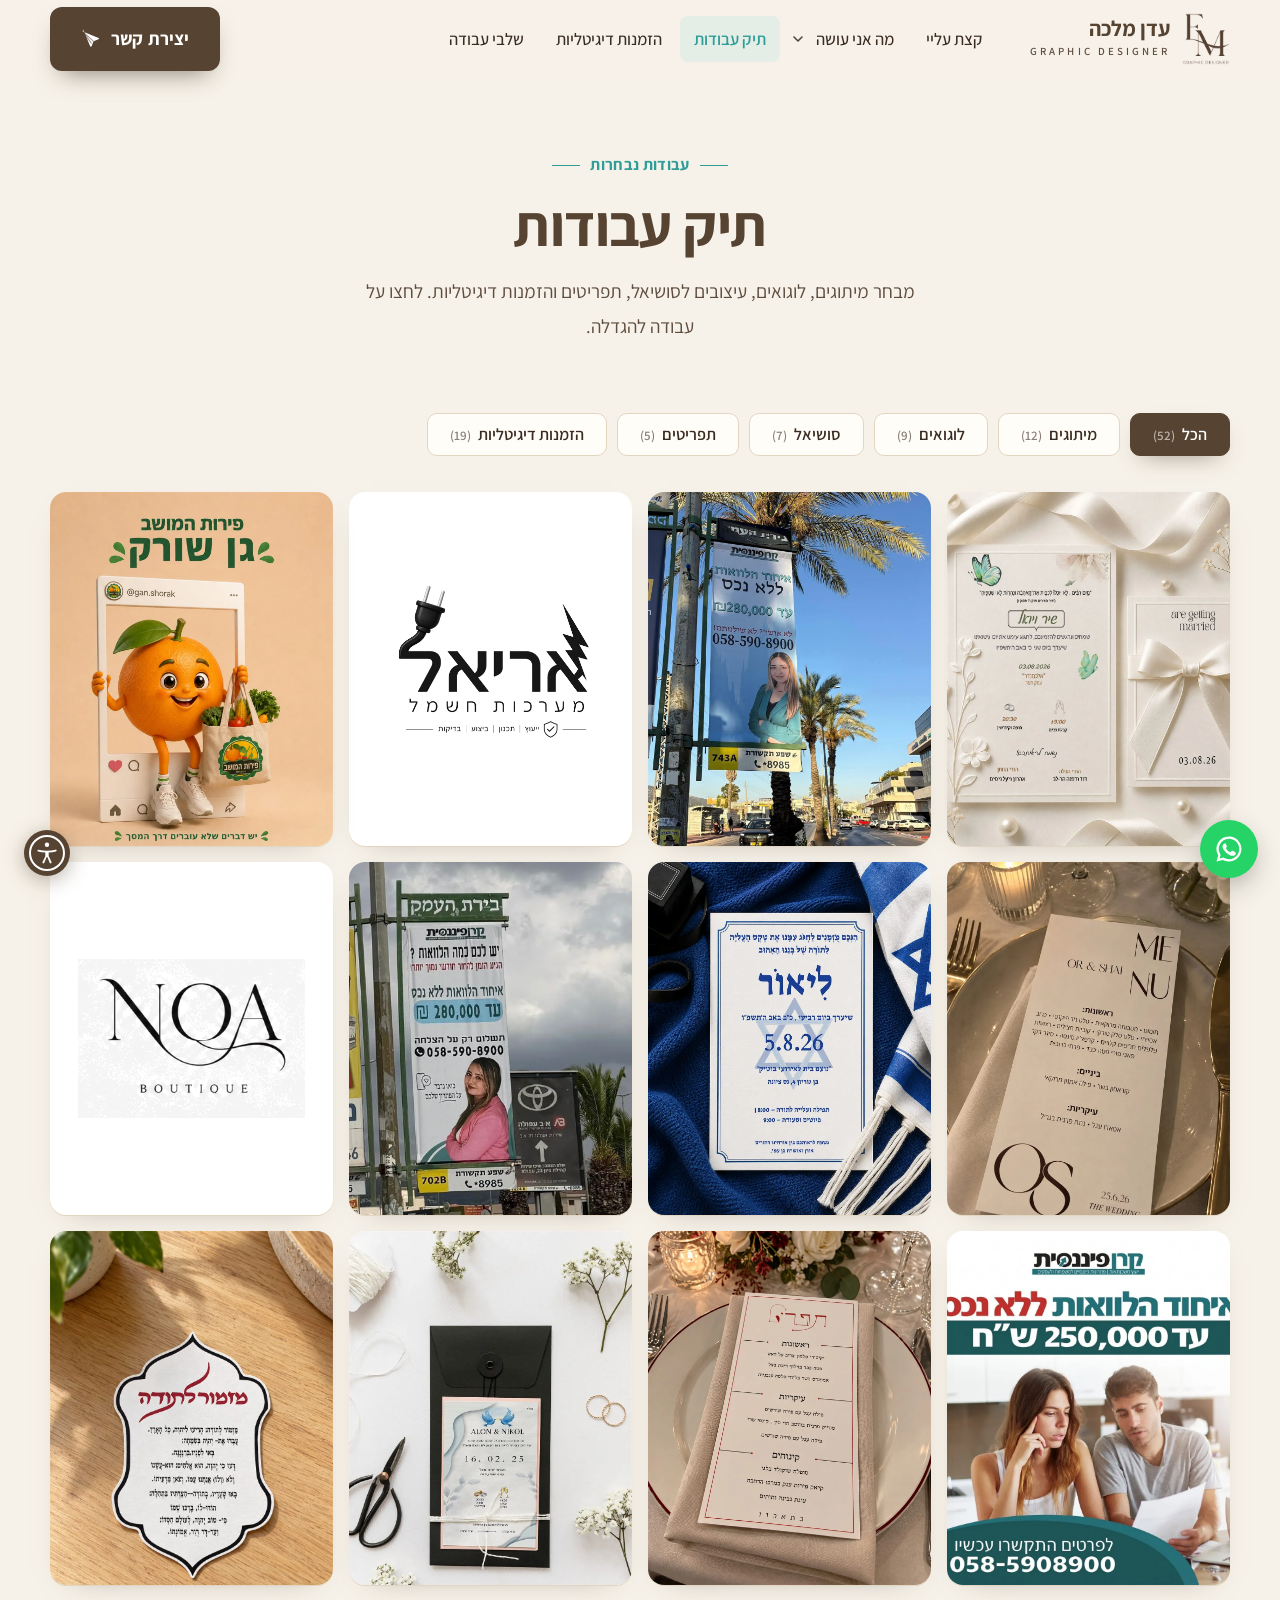
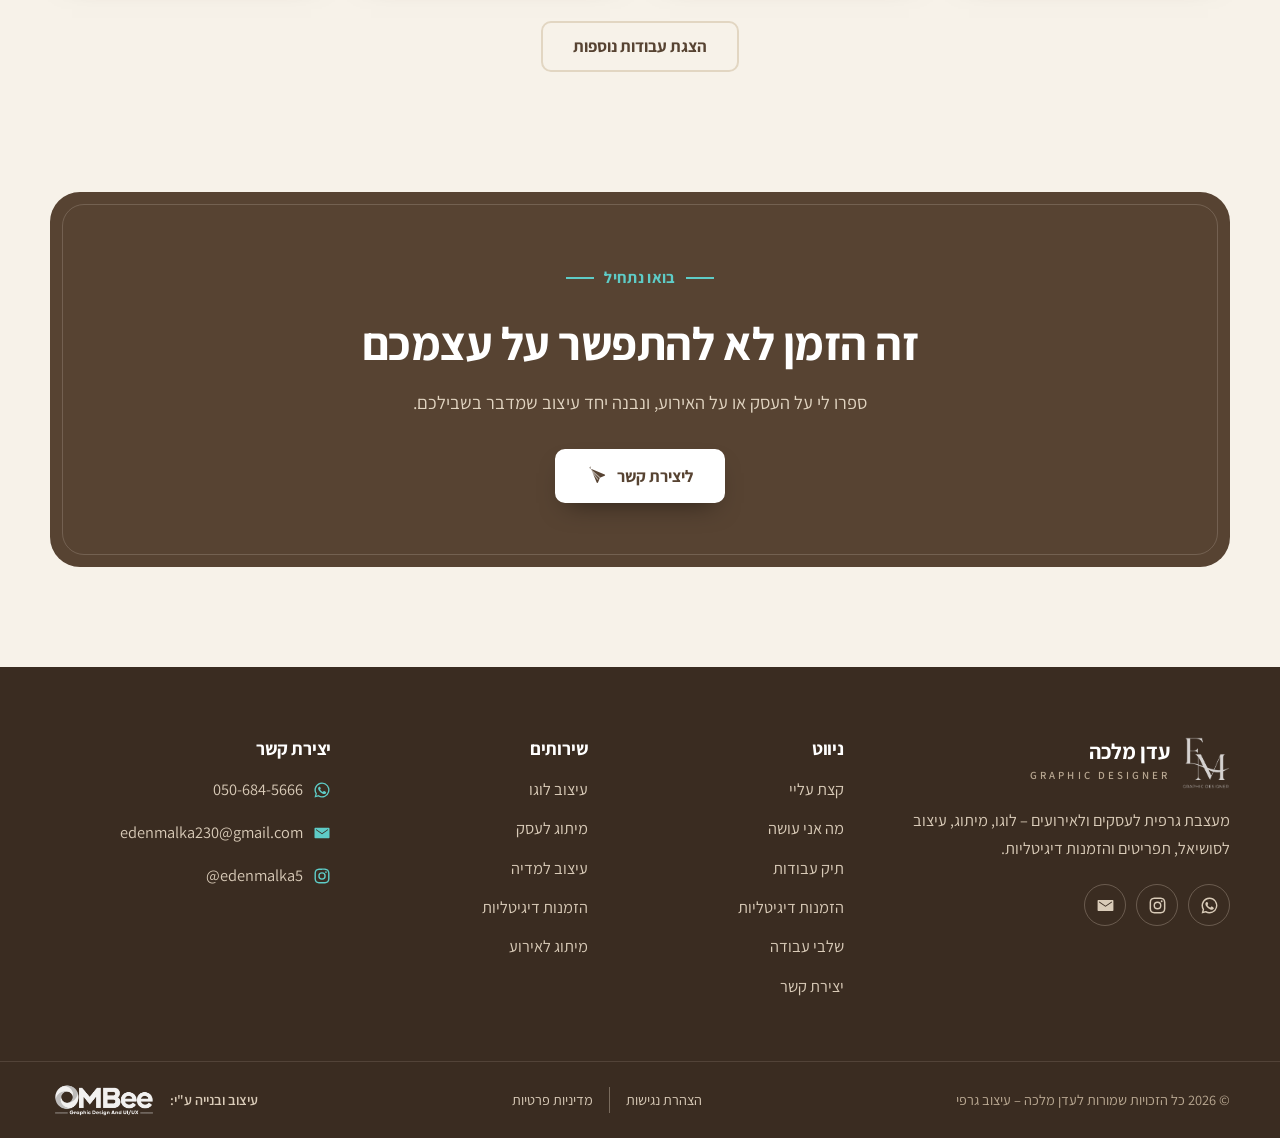
<file: portfolio.html>
<!doctype html>
<html lang="he" dir="rtl">
<head>
  <meta charset="utf-8">
  <meta name="viewport" content="width=device-width, initial-scale=1">
  <title>תיק עבודות | עדן מלכה – מעצבת גרפית</title>
  <meta name="description" content="תיק העבודות של עדן מלכה: מיתוגים, לוגואים, עיצובים לסושיאל, תפריטים והזמנות דיגיטליות.">
  <meta name="theme-color" content="#574332">
  <meta property="og:title" content="תיק עבודות | עדן מלכה – מעצבת גרפית">
  <meta property="og:description" content="תיק העבודות של עדן מלכה: מיתוגים, לוגואים, עיצובים לסושיאל, תפריטים והזמנות דיגיטליות.">
  <meta property="og:image" content="images/logo-em.webp">
  <meta property="og:type" content="website">
  <meta property="og:locale" content="he_IL">
  <link rel="icon" href="images/logo-em.webp">
  <link rel="preconnect" href="https://fonts.googleapis.com">
  <link rel="preconnect" href="https://fonts.gstatic.com" crossorigin>
  <link href="https://fonts.googleapis.com/css2?family=Assistant:wght@300..800&display=swap" rel="stylesheet">
  <link rel="stylesheet" href="css/style.css?v=9">
</head>
<body>
  <a class="skip" href="#main">דלגו לתוכן</a>
  <header class="site-header" id="top">
    <div class="wrap header-inner">
      <a class="brand" href="index.html" aria-label="עדן מלכה – מעצבת גרפית, לדף הבית"><img src="images/logo-em.webp" alt="" width="48" height="52"><span class="brand-text">עדן מלכה<small>GRAPHIC DESIGNER</small></span></a>
      <button class="nav-toggle" aria-expanded="false" aria-controls="site-nav" aria-label="תפריט"><span></span><span></span><span></span></button>
      <nav id="site-nav" class="site-nav" aria-label="ניווט ראשי">
        <div class="drawer-head">
          <a class="brand" href="index.html" aria-label="עדן מלכה – מעצבת גרפית, לדף הבית"><img src="images/logo-em.webp" alt="" width="48" height="52"><span class="brand-text">עדן מלכה<small>GRAPHIC DESIGNER</small></span></a>
          <button class="nav-close" aria-label="סגירת תפריט"><svg viewBox="0 0 24 24" aria-hidden="true"><path d="M6 6l12 12M18 6L6 18"/></svg></button>
        </div>
        <ul>
          <li><a href="about.html">קצת עליי</a></li>
          <li class="has-sub">
            <div class="nav-row">
              <a href="services.html">מה אני עושה</a>
              <button class="sub-toggle" aria-expanded="false" aria-controls="sub-services" aria-label="הצגת השירותים"><svg viewBox="0 0 24 24" aria-hidden="true"><path d="m6 15 6-6 6 6"/></svg></button>
            </div>
            <ul class="sub" id="sub-services" hidden>
              <li><a href="services.html#srv-logos"><span class="sub-icon"><svg viewBox="0 0 24 24" aria-hidden="true"><path d="M9 18h6M10 21h4"/><path d="M12 3a6 6 0 0 0-3.5 10.9c.6.5 1 1.2 1 2V16h5v-.1c0-.8.4-1.5 1-2A6 6 0 0 0 12 3z"/></svg></span><span class="sub-text"><span class="sub-title">עיצוב לוגו</span><span class="sub-desc">זהות חזותית ייחודית לעסק</span></span></a></li>
              <li><a href="services.html#srv-branding"><span class="sub-icon"><svg viewBox="0 0 24 24" aria-hidden="true"><path d="M3 7a2 2 0 0 1 2-2h4l2 2h8a2 2 0 0 1 2 2v8a2 2 0 0 1-2 2H5a2 2 0 0 1-2-2z"/><path d="M3 10h18"/></svg></span><span class="sub-text"><span class="sub-title">מיתוג לעסק</span><span class="sub-desc">כרטיסי ביקור, רולאפים ושילוט</span></span></a></li>
              <li><a href="services.html#srv-social"><span class="sub-icon"><svg viewBox="0 0 24 24" aria-hidden="true"><path d="M5 9h14M5 15h14M10 4L8 20M16 4l-2 16"/></svg></span><span class="sub-text"><span class="sub-title">עיצוב למדיה</span><span class="sub-desc">פוסטים ומודעות לרשתות</span></span></a></li>
              <li><a href="services.html#srv-invitations"><span class="sub-icon"><svg viewBox="0 0 24 24" aria-hidden="true"><path d="M3 9l9-6 9 6v10a1 1 0 0 1-1 1H4a1 1 0 0 1-1-1z"/><path d="M3 9l9 6 9-6"/><path d="M8 11V6h8v5"/></svg></span><span class="sub-text"><span class="sub-title">הזמנה דיגיטלית</span><span class="sub-desc">הזמנות לאירועים לשליחה בוואטסאפ</span></span></a></li>
              <li><a href="services.html#srv-menus"><span class="sub-icon"><svg viewBox="0 0 24 24" aria-hidden="true"><circle cx="9" cy="14" r="5"/><circle cx="15" cy="14" r="5"/><path d="M8 4l1 3 1-3M14 4l1 3 1-3"/></svg></span><span class="sub-text"><span class="sub-title">מיתוג לאירוע</span><span class="sub-desc">תפריטים, סייב דה דייט ועוד</span></span></a></li>
              <li class="sub-all"><a href="services.html">לכל השירותים</a></li>
            </ul>
          </li>
          <li><a href="portfolio.html" aria-current="page">תיק עבודות</a></li>
          <li><a href="invitations.html">הזמנות דיגיטליות</a></li>
          <li><a href="process.html">שלבי עבודה</a></li>
          <li><a class="cta" href="contact.html">יצירת קשר <svg class="plane" viewBox="0 0 24 24" aria-hidden="true"><path d="M21.5 2.5 2.8 10.2c-.7.3-.7 1.3 0 1.6l5.7 2.3 2.3 5.7c.3.7 1.3.7 1.6 0l7.7-18.7c.2-.4-.2-.8-.6-.6z" class="plane-body"/><path d="M8.5 14.1 21.5 2.5 10.8 16.4" class="plane-fold"/></svg></a></li>
        </ul>
      </nav>
      <div class="nav-overlay" hidden></div>
    </div>
  </header>
  <main id="main">
    <section class="page-hero">
      <div class="wrap">
        <p class="eyebrow">עבודות נבחרות</p>
        <h1>תיק עבודות</h1>
        <p class="lead">מבחר מיתוגים, לוגואים, עיצובים לסושיאל, תפריטים והזמנות דיגיטליות. לחצו על עבודה להגדלה.</p>
      </div>
    </section>

    <section class="section portfolio-page">
      <div class="wrap">
        <div class="filters" role="group" aria-label="סינון עבודות לפי קטגוריה">
          <button data-filter="all" aria-pressed="true">הכל</button>
          <button data-filter="branding" aria-pressed="false">מיתוגים</button>
          <button data-filter="logos" aria-pressed="false">לוגואים</button>
          <button data-filter="social" aria-pressed="false">סושיאל</button>
          <button data-filter="menus" aria-pressed="false">תפריטים</button>
          <button data-filter="invitations" aria-pressed="false">הזמנות דיגיטליות</button>
        </div>
        <div class="grid">
        <button class="item" data-cat="invitations" data-label="הזמנה דיגיטלית 1"><img src="images/invitations-01.webp" alt="הזמנה דיגיטלית 1" width="1254" height="1254" loading="lazy"></button>
        <button class="item" data-cat="branding" data-label="מיתוג 1"><img src="images/branding-01.webp" alt="מיתוג 1" width="1050" height="1400" loading="lazy"></button>
        <button class="item logo" data-cat="logos" data-label="לוגו – אריאל מערכות חשמל"><img src="images/logos-01.webp" alt="לוגו – אריאל מערכות חשמל" width="900" height="900" loading="lazy"></button>
        <button class="item" data-cat="social" data-label="עיצוב לסושיאל 1"><img src="images/social-05.webp" alt="עיצוב לסושיאל 1" width="1120" height="1400" loading="lazy"></button>
        <button class="item" data-cat="menus" data-label="תפריט 1"><img src="images/menus-02.webp" alt="תפריט 1" width="1050" height="1400" loading="lazy"></button>
        <button class="item" data-cat="invitations" data-label="הזמנה דיגיטלית 2"><img src="images/invitations-02.webp" alt="הזמנה דיגיטלית 2" width="1215" height="1295" loading="lazy"></button>
        <button class="item" data-cat="branding" data-label="מיתוג 2"><img src="images/branding-02.webp" alt="מיתוג 2" width="915" height="1220" loading="lazy"></button>
        <button class="item logo" data-cat="logos" data-label="לוגו – NOA Boutique"><img src="images/logos-02.webp" alt="לוגו – NOA Boutique" width="342" height="240" loading="lazy"></button>
        <button class="item" data-cat="social" data-label="עיצוב לסושיאל 2"><img src="images/social-04.webp" alt="עיצוב לסושיאל 2" width="1080" height="1080" loading="lazy"></button>
        <button class="item" data-cat="menus" data-label="תפריט 2"><img src="images/menus-04.webp" alt="תפריט 2" width="1120" height="1400" loading="lazy"></button>
        <button class="item" data-cat="invitations" data-label="הזמנה דיגיטלית 3"><img src="images/invitations-03.webp" alt="הזמנה דיגיטלית 3" width="933" height="1400" loading="lazy"></button>
        <button class="item" data-cat="branding" data-label="מיתוג 3"><img src="images/branding-03.webp" alt="מיתוג 3" width="887" height="1400" loading="lazy"></button>
        <button class="item logo" data-cat="logos" data-label="לוגו – Danush Dress"><img src="images/logos-03.webp" alt="לוגו – Danush Dress" width="900" height="857" loading="lazy"></button>
        <button class="item" data-cat="social" data-label="עיצוב לסושיאל 3"><img src="images/social-06.webp" alt="עיצוב לסושיאל 3" width="1080" height="1080" loading="lazy"></button>
        <button class="item" data-cat="menus" data-label="תפריט 3"><img src="images/menus-05.webp" alt="תפריט 3" width="1400" height="1400" loading="lazy"></button>
        <button class="item" data-cat="invitations" data-label="הזמנה דיגיטלית 4"><img src="images/invitations-04.webp" alt="הזמנה דיגיטלית 4" width="1254" height="1254" loading="lazy"></button>
        <button class="item" data-cat="branding" data-label="מיתוג 4"><img src="images/branding-04.webp" alt="מיתוג 4" width="1400" height="933" loading="lazy"></button>
        <button class="item logo" data-cat="logos" data-label="לוגו – AP Boutique"><img src="images/logos-04.webp" alt="לוגו – AP Boutique" width="900" height="900" loading="lazy"></button>
        <button class="item" data-cat="social" data-label="עיצוב לסושיאל 4"><img src="images/social-07.webp" alt="עיצוב לסושיאל 4" width="536" height="953" loading="lazy"></button>
        <button class="item" data-cat="menus" data-label="תפריט 4"><img src="images/menus-03.webp" alt="תפריט 4" width="1050" height="1400" loading="lazy"></button>
        <button class="item" data-cat="invitations" data-label="הזמנה דיגיטלית 5"><img src="images/invitations-05.webp" alt="הזמנה דיגיטלית 5" width="1080" height="1350" loading="lazy"></button>
        <button class="item" data-cat="branding" data-label="מיתוג 5"><img src="images/branding-05.webp" alt="מיתוג 5" width="1254" height="1254" loading="lazy"></button>
        <button class="item logo" data-cat="logos" data-label="לוגו – Shay Bikini"><img src="images/logos-05.webp" alt="לוגו – Shay Bikini" width="500" height="500" loading="lazy"></button>
        <button class="item" data-cat="social" data-label="עיצוב לסושיאל 5"><img src="images/social-03.webp" alt="עיצוב לסושיאל 5" width="647" height="1400" loading="lazy"></button>
        <button class="item" data-cat="menus" data-label="תפריט 5"><img src="images/menus-01.webp" alt="תפריט 5" width="1050" height="1400" loading="lazy"></button>
        <button class="item" data-cat="invitations" data-label="הזמנה דיגיטלית 6"><img src="images/invitations-06.webp" alt="הזמנה דיגיטלית 6" width="1146" height="1373" loading="lazy"></button>
        <button class="item" data-cat="branding" data-label="מיתוג 6"><img src="images/branding-06.webp" alt="מיתוג 6" width="1285" height="1224" loading="lazy"></button>
        <button class="item logo" data-cat="logos" data-label="לוגו – Or Bakery"><img src="images/logos-06.webp" alt="לוגו – Or Bakery" width="900" height="900" loading="lazy"></button>
        <button class="item" data-cat="social" data-label="עיצוב לסושיאל 6"><img src="images/social-01.webp" alt="עיצוב לסושיאל 6" width="440" height="952" loading="lazy"></button>
        <button class="item" data-cat="invitations" data-label="הזמנה דיגיטלית 7"><img src="images/invitations-07.webp" alt="הזמנה דיגיטלית 7" width="1166" height="1349" loading="lazy"></button>
        <button class="item" data-cat="branding" data-label="מיתוג 7"><img src="images/branding-07.webp" alt="מיתוג 7" width="1080" height="1080" loading="lazy"></button>
        <button class="item logo" data-cat="logos" data-label="לוגו – זמרת לחופה וסלונים"><img src="images/logos-07.webp" alt="לוגו – זמרת לחופה וסלונים" width="900" height="900" loading="lazy"></button>
        <button class="item" data-cat="social" data-label="עיצוב לסושיאל 7"><img src="images/social-02.webp" alt="עיצוב לסושיאל 7" width="440" height="952" loading="lazy"></button>
        <button class="item" data-cat="invitations" data-label="הזמנה דיגיטלית 8"><img src="images/invitations-08.webp" alt="הזמנה דיגיטלית 8" width="1254" height="1254" loading="lazy"></button>
        <button class="item" data-cat="branding" data-label="מיתוג 8"><img src="images/branding-08.webp" alt="מיתוג 8" width="1254" height="1254" loading="lazy"></button>
        <button class="item logo" data-cat="logos" data-label="לוגו – AD Cakes"><img src="images/logos-08.webp" alt="לוגו – AD Cakes" width="900" height="900" loading="lazy"></button>
        <button class="item" data-cat="invitations" data-label="הזמנה דיגיטלית 9"><img src="images/invitations-09.webp" alt="הזמנה דיגיטלית 9" width="1400" height="933" loading="lazy"></button>
        <button class="item" data-cat="branding" data-label="מיתוג 9"><img src="images/branding-09.webp" alt="מיתוג 9" width="766" height="952" loading="lazy"></button>
        <button class="item logo" data-cat="logos" data-label="לוגו – Sigal Lavi"><img src="images/logos-09.webp" alt="לוגו – Sigal Lavi" width="900" height="900" loading="lazy"></button>
        <button class="item" data-cat="invitations" data-label="הזמנה דיגיטלית 10"><img src="images/invitations-10.webp" alt="הזמנה דיגיטלית 10" width="1239" height="1269" loading="lazy"></button>
        <button class="item" data-cat="branding" data-label="מיתוג 10"><img src="images/branding-10.webp" alt="מיתוג 10" width="1400" height="800" loading="lazy"></button>
        <button class="item" data-cat="invitations" data-label="הזמנה דיגיטלית 11"><img src="images/invitations-11.webp" alt="הזמנה דיגיטלית 11" width="647" height="1400" loading="lazy"></button>
        <button class="item" data-cat="branding" data-label="מיתוג 11"><img src="images/branding-11.webp" alt="מיתוג 11" width="1400" height="1095" loading="lazy"></button>
        <button class="item" data-cat="invitations" data-label="הזמנה דיגיטלית 12"><img src="images/invitations-12.webp" alt="הזמנה דיגיטלית 12" width="1050" height="1400" loading="lazy"></button>
        <button class="item" data-cat="branding" data-label="מיתוג 12"><img src="images/branding-12.webp" alt="מיתוג 12" width="1400" height="1400" loading="lazy"></button>
        <button class="item" data-cat="invitations" data-label="הזמנה דיגיטלית 13"><img src="images/invitations-13.webp" alt="הזמנה דיגיטלית 13" width="1254" height="1254" loading="lazy"></button>
        <button class="item" data-cat="invitations" data-label="הזמנה דיגיטלית 14"><img src="images/invitations-14.webp" alt="הזמנה דיגיטלית 14" width="1000" height="1400" loading="lazy"></button>
        <button class="item" data-cat="invitations" data-label="הזמנה דיגיטלית 15"><img src="images/invitations-15.webp" alt="הזמנה דיגיטלית 15" width="981" height="1400" loading="lazy"></button>
        <button class="item" data-cat="invitations" data-label="הזמנה דיגיטלית 16"><img src="images/invitations-16.webp" alt="הזמנה דיגיטלית 16" width="1050" height="1400" loading="lazy"></button>
        <button class="item" data-cat="invitations" data-label="הזמנה דיגיטלית 17"><img src="images/invitations-17.webp" alt="הזמנה דיגיטלית 17" width="932" height="1400" loading="lazy"></button>
        <button class="item" data-cat="invitations" data-label="הזמנה דיגיטלית 18"><img src="images/invitations-18.webp" alt="הזמנה דיגיטלית 18" width="788" height="1400" loading="lazy"></button>
        <button class="item" data-cat="invitations" data-label="הזמנה דיגיטלית 19"><img src="images/invitations-19.webp" alt="הזמנה דיגיטלית 19" width="1254" height="1254" loading="lazy"></button>
        </div>
        <div class="more-wrap"><button class="btn btn-ghost more" hidden>הצגת עבודות נוספות</button></div>
      </div>
    </section>

    <section class="section cta-section">
      <div class="wrap">
        <div class="cta-band reveal">
          <p class="eyebrow">בואו נתחיל</p>
          <h2>זה הזמן לא להתפשר על עצמכם</h2>
          <p>ספרו לי על העסק או על האירוע, ונבנה יחד עיצוב שמדבר בשבילכם.</p>
          <a class="btn btn-light" href="contact.html">ליצירת קשר <svg class="plane" viewBox="0 0 24 24" aria-hidden="true"><path d="M21.5 2.5 2.8 10.2c-.7.3-.7 1.3 0 1.6l5.7 2.3 2.3 5.7c.3.7 1.3.7 1.6 0l7.7-18.7c.2-.4-.2-.8-.6-.6z" class="plane-body"/><path d="M8.5 14.1 21.5 2.5 10.8 16.4" class="plane-fold"/></svg></a>
        </div>
      </div>
    </section>
  </main>
  <footer class="site-footer">
    <div class="wrap footer-grid">
      <div class="footer-about">
        <a class="brand" href="index.html" aria-label="עדן מלכה – מעצבת גרפית, לדף הבית"><img src="images/logo-em.webp" alt="" width="48" height="52" loading="lazy"><span class="brand-text">עדן מלכה<small>GRAPHIC DESIGNER</small></span></a>
        <p>מעצבת גרפית לעסקים ולאירועים – לוגו, מיתוג, עיצוב לסושיאל, תפריטים והזמנות דיגיטליות.</p>
        <ul class="social">
          <li><a href="https://wa.me/972506845666" target="_blank" rel="noopener" aria-label="וואטסאפ"><svg viewBox="0 0 24 24" aria-hidden="true"><path d="M12 2a10 10 0 0 0-8.6 15.1L2 22l5-1.3A10 10 0 1 0 12 2zm0 18.2a8.2 8.2 0 0 1-4.2-1.2l-.3-.2-3 .8.8-2.9-.2-.3A8.2 8.2 0 1 1 12 20.2zm4.5-6.1c-.2-.1-1.5-.7-1.7-.8s-.4-.1-.6.1-.7.8-.8 1c-.2.2-.3.2-.5.1a6.7 6.7 0 0 1-3.3-2.9c-.3-.4.2-.4.7-1.4.1-.2 0-.3 0-.4l-.8-1.8c-.2-.5-.4-.4-.6-.4h-.5a1 1 0 0 0-.7.3 3 3 0 0 0-.9 2.2 5.2 5.2 0 0 0 1.1 2.7 11.8 11.8 0 0 0 4.5 4c1.7.7 2.3.8 3.2.6.5-.1 1.5-.6 1.7-1.2s.2-1.1.2-1.2-.2-.2-.5-.3z"/></svg></a></li>
          <li><a href="https://www.instagram.com/edenmalka5" target="_blank" rel="noopener" aria-label="אינסטגרם"><svg viewBox="0 0 24 24" aria-hidden="true"><path d="M12 7a5 5 0 1 0 0 10 5 5 0 0 0 0-10zm0 8.2a3.2 3.2 0 1 1 0-6.4 3.2 3.2 0 0 1 0 6.4zM17.3 5.5a1.2 1.2 0 1 0 0 2.4 1.2 1.2 0 0 0 0-2.4zM12 3.8c2.7 0 3 0 4 .1 2.7.1 4 1.4 4.1 4.1v8c-.1 2.7-1.4 4-4.1 4.1h-8c-2.7-.1-4-1.4-4.1-4.1v-8C4 5.3 5.3 4 8 3.9h4zM12 2H8C4.3 2.2 2.2 4.3 2 8v8c.2 3.7 2.3 5.8 6 6h8c3.7-.2 5.8-2.3 6-6V8c-.2-3.7-2.3-5.8-6-6z"/></svg></a></li>
          <li><a href="mailto:edenmalka230@gmail.com" aria-label="דוא&quot;ל"><svg viewBox="0 0 24 24" aria-hidden="true"><path d="M3 5h18a1 1 0 0 1 1 1v12a1 1 0 0 1-1 1H3a1 1 0 0 1-1-1V6a1 1 0 0 1 1-1zm9 7.2L4.2 7H4v1.1l8 5.4 8-5.4V7h-.2z"/></svg></a></li>
        </ul>
      </div>
      <nav class="footer-col" aria-label="ניווט תחתון">
        <h2>ניווט</h2>
        <ul>
          <li><a href="about.html">קצת עליי</a></li>
          <li><a href="services.html">מה אני עושה</a></li>
          <li><a href="portfolio.html">תיק עבודות</a></li>
          <li><a href="invitations.html">הזמנות דיגיטליות</a></li>
          <li><a href="process.html">שלבי עבודה</a></li>
          <li><a href="contact.html">יצירת קשר</a></li>
        </ul>
      </nav>
      <div class="footer-col">
        <h2>שירותים</h2>
        <ul>
          <li>עיצוב לוגו</li>
          <li>מיתוג לעסק</li>
          <li>עיצוב למדיה</li>
          <li>הזמנות דיגיטליות</li>
          <li>מיתוג לאירוע</li>
        </ul>
      </div>
      <div class="footer-col">
        <h2>יצירת קשר</h2>
        <ul class="footer-contact">
          <li><a href="https://wa.me/972506845666" target="_blank" rel="noopener"><svg viewBox="0 0 24 24" aria-hidden="true"><path d="M12 2a10 10 0 0 0-8.6 15.1L2 22l5-1.3A10 10 0 1 0 12 2zm0 18.2a8.2 8.2 0 0 1-4.2-1.2l-.3-.2-3 .8.8-2.9-.2-.3A8.2 8.2 0 1 1 12 20.2zm4.5-6.1c-.2-.1-1.5-.7-1.7-.8s-.4-.1-.6.1-.7.8-.8 1c-.2.2-.3.2-.5.1a6.7 6.7 0 0 1-3.3-2.9c-.3-.4.2-.4.7-1.4.1-.2 0-.3 0-.4l-.8-1.8c-.2-.5-.4-.4-.6-.4h-.5a1 1 0 0 0-.7.3 3 3 0 0 0-.9 2.2 5.2 5.2 0 0 0 1.1 2.7 11.8 11.8 0 0 0 4.5 4c1.7.7 2.3.8 3.2.6.5-.1 1.5-.6 1.7-1.2s.2-1.1.2-1.2-.2-.2-.5-.3z"/></svg><span dir="ltr">050-684-5666</span></a></li>
          <li><a href="mailto:edenmalka230@gmail.com"><svg viewBox="0 0 24 24" aria-hidden="true"><path d="M3 5h18a1 1 0 0 1 1 1v12a1 1 0 0 1-1 1H3a1 1 0 0 1-1-1V6a1 1 0 0 1 1-1zm9 7.2L4.2 7H4v1.1l8 5.4 8-5.4V7h-.2z"/></svg>edenmalka230@gmail.com</a></li>
          <li><a href="https://www.instagram.com/edenmalka5" target="_blank" rel="noopener"><svg viewBox="0 0 24 24" aria-hidden="true"><path d="M12 7a5 5 0 1 0 0 10 5 5 0 0 0 0-10zm0 8.2a3.2 3.2 0 1 1 0-6.4 3.2 3.2 0 0 1 0 6.4zM17.3 5.5a1.2 1.2 0 1 0 0 2.4 1.2 1.2 0 0 0 0-2.4zM12 3.8c2.7 0 3 0 4 .1 2.7.1 4 1.4 4.1 4.1v8c-.1 2.7-1.4 4-4.1 4.1h-8c-2.7-.1-4-1.4-4.1-4.1v-8C4 5.3 5.3 4 8 3.9h4zM12 2H8C4.3 2.2 2.2 4.3 2 8v8c.2 3.7 2.3 5.8 6 6h8c3.7-.2 5.8-2.3 6-6V8c-.2-3.7-2.3-5.8-6-6z"/></svg><span dir="ltr">@edenmalka5</span></a></li>
        </ul>
      </div>
    </div>
    <div class="footer-bottom">
      <div class="wrap footer-bottom-inner">
        <p class="copy">&copy; <span data-year>2026</span> כל הזכויות שמורות לעדן מלכה – עיצוב גרפי</p>
        <ul class="legal-links"><li><a href="accessibility.html">הצהרת נגישות</a></li><li><a href="privacy.html">מדיניות פרטיות</a></li></ul>
        <a class="ombee-credit" href="https://ombee.co.il" target="_blank" rel="noopener">עיצוב ובנייה ע"י: <img src="images/ombee-logo.webp" alt="OMBee — Graphic Design And UI/UX" width="800" height="267" loading="lazy"></a>
      </div>
    </div>
  </footer>
  <a class="wa-float" href="https://wa.me/972506845666" target="_blank" rel="noopener" aria-label="שליחת הודעת וואטסאפ לעדן"><svg viewBox="0 0 24 24" aria-hidden="true"><path d="M12 2a10 10 0 0 0-8.6 15.1L2 22l5-1.3A10 10 0 1 0 12 2zm0 18.2a8.2 8.2 0 0 1-4.2-1.2l-.3-.2-3 .8.8-2.9-.2-.3A8.2 8.2 0 1 1 12 20.2zm4.5-6.1c-.2-.1-1.5-.7-1.7-.8s-.4-.1-.6.1-.7.8-.8 1c-.2.2-.3.2-.5.1a6.7 6.7 0 0 1-3.3-2.9c-.3-.4.2-.4.7-1.4.1-.2 0-.3 0-.4l-.8-1.8c-.2-.5-.4-.4-.6-.4h-.5a1 1 0 0 0-.7.3 3 3 0 0 0-.9 2.2 5.2 5.2 0 0 0 1.1 2.7 11.8 11.8 0 0 0 4.5 4c1.7.7 2.3.8 3.2.6.5-.1 1.5-.6 1.7-1.2s.2-1.1.2-1.2-.2-.2-.5-.3z"/></svg></a>
  <div class="lightbox" hidden role="dialog" aria-modal="true" aria-label="תצוגת עבודה מוגדלת">
    <button class="lb-close" aria-label="סגירה">&times;</button>
    <button class="lb-prev" aria-label="הקודם">&#8250;</button>
    <figure><img alt=""><figcaption></figcaption></figure>
    <button class="lb-next" aria-label="הבא">&#8249;</button>
  </div>
  <script src="js/accessibility.js"></script>
  <script src="js/main.js"></script>
</body>
</html>
</file>
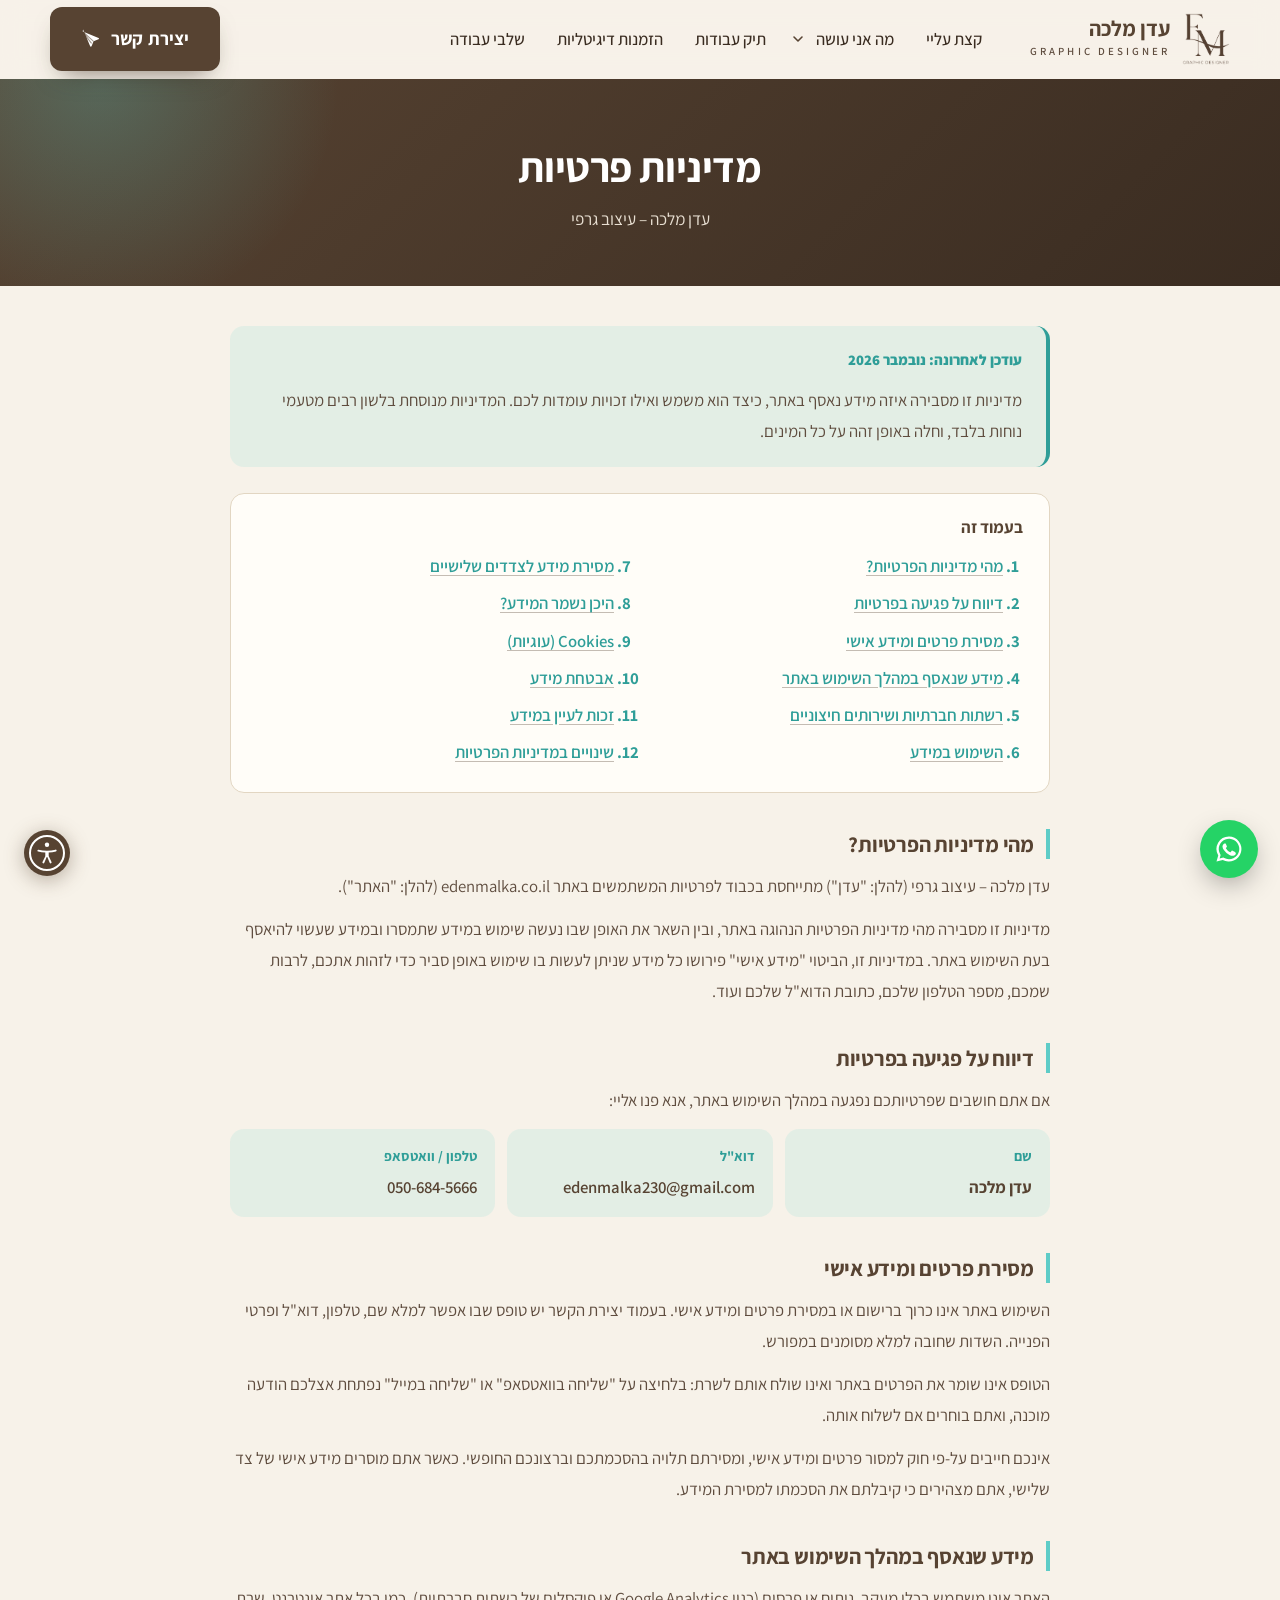
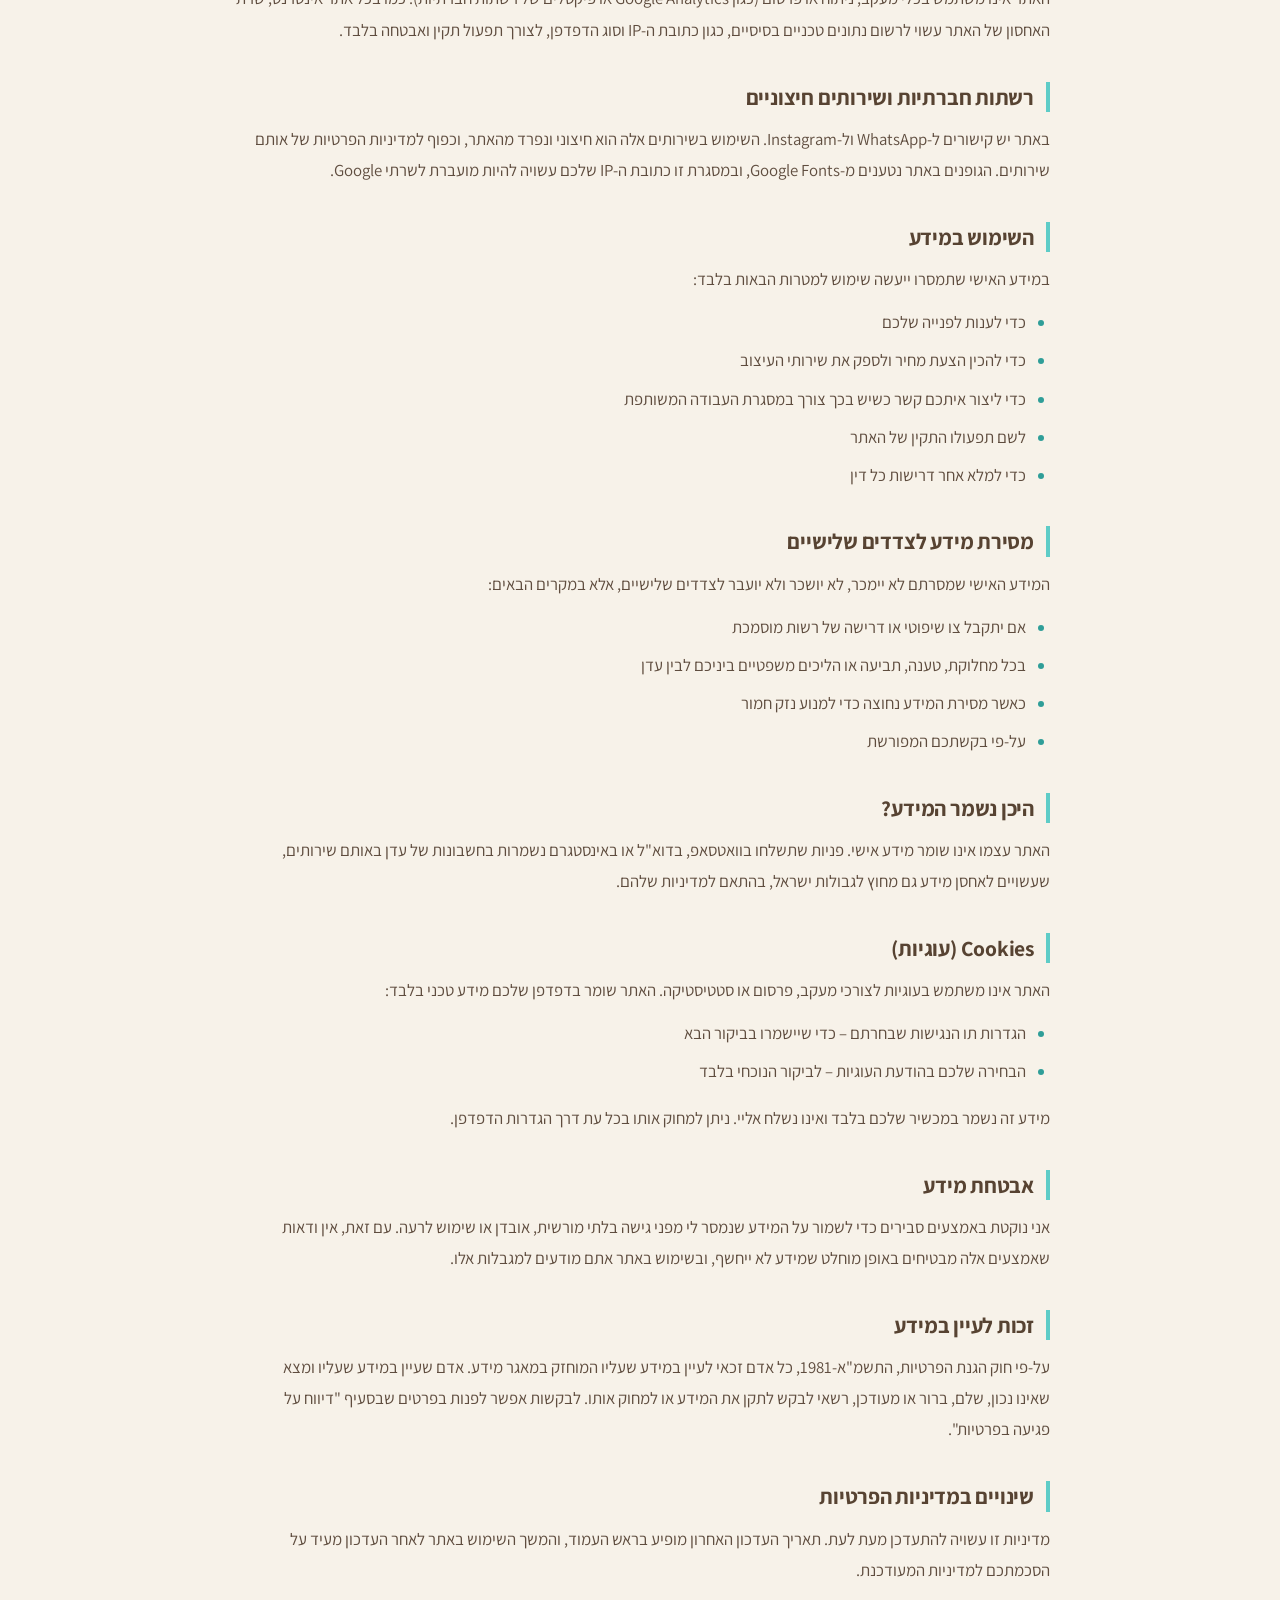
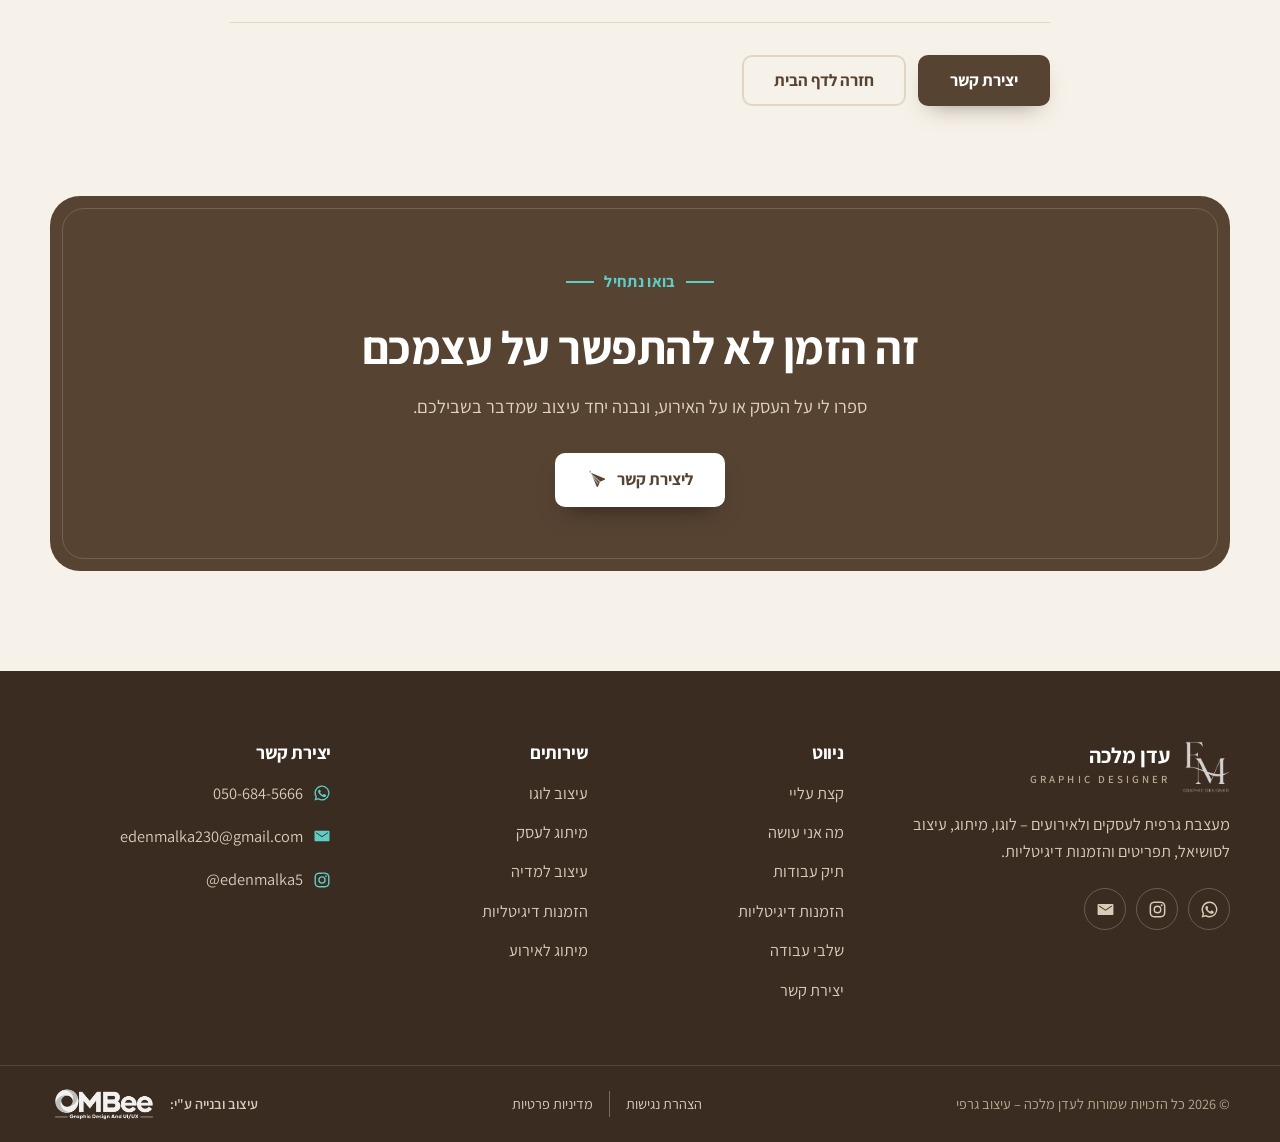
<file: privacy.html>
<!doctype html>
<html lang="he" dir="rtl">
<head>
  <meta charset="utf-8">
  <meta name="viewport" content="width=device-width, initial-scale=1">
  <title>מדיניות פרטיות | עדן מלכה – מעצבת גרפית</title>
  <meta name="description" content="מדיניות הפרטיות של אתר עדן מלכה – מעצבת גרפית.">
  <meta name="theme-color" content="#574332">
  <meta property="og:title" content="מדיניות פרטיות | עדן מלכה – מעצבת גרפית">
  <meta property="og:description" content="מדיניות הפרטיות של אתר עדן מלכה – מעצבת גרפית.">
  <meta property="og:image" content="images/logo-em.webp">
  <meta property="og:type" content="website">
  <meta property="og:locale" content="he_IL">
  <link rel="icon" href="images/logo-em.webp">
  <link rel="preconnect" href="https://fonts.googleapis.com">
  <link rel="preconnect" href="https://fonts.gstatic.com" crossorigin>
  <link href="https://fonts.googleapis.com/css2?family=Assistant:wght@300..800&display=swap" rel="stylesheet">
  <link rel="stylesheet" href="css/style.css?v=9">
</head>
<body>
  <a class="skip" href="#main">דלגו לתוכן</a>
  <header class="site-header" id="top">
    <div class="wrap header-inner">
      <a class="brand" href="index.html" aria-label="עדן מלכה – מעצבת גרפית, לדף הבית"><img src="images/logo-em.webp" alt="" width="48" height="52"><span class="brand-text">עדן מלכה<small>GRAPHIC DESIGNER</small></span></a>
      <button class="nav-toggle" aria-expanded="false" aria-controls="site-nav" aria-label="תפריט"><span></span><span></span><span></span></button>
      <nav id="site-nav" class="site-nav" aria-label="ניווט ראשי">
        <div class="drawer-head">
          <a class="brand" href="index.html" aria-label="עדן מלכה – מעצבת גרפית, לדף הבית"><img src="images/logo-em.webp" alt="" width="48" height="52"><span class="brand-text">עדן מלכה<small>GRAPHIC DESIGNER</small></span></a>
          <button class="nav-close" aria-label="סגירת תפריט"><svg viewBox="0 0 24 24" aria-hidden="true"><path d="M6 6l12 12M18 6L6 18"/></svg></button>
        </div>
        <ul>
          <li><a href="about.html">קצת עליי</a></li>
          <li class="has-sub">
            <div class="nav-row">
              <a href="services.html">מה אני עושה</a>
              <button class="sub-toggle" aria-expanded="false" aria-controls="sub-services" aria-label="הצגת השירותים"><svg viewBox="0 0 24 24" aria-hidden="true"><path d="m6 15 6-6 6 6"/></svg></button>
            </div>
            <ul class="sub" id="sub-services" hidden>
              <li><a href="services.html#srv-logos"><span class="sub-icon"><svg viewBox="0 0 24 24" aria-hidden="true"><path d="M9 18h6M10 21h4"/><path d="M12 3a6 6 0 0 0-3.5 10.9c.6.5 1 1.2 1 2V16h5v-.1c0-.8.4-1.5 1-2A6 6 0 0 0 12 3z"/></svg></span><span class="sub-text"><span class="sub-title">עיצוב לוגו</span><span class="sub-desc">זהות חזותית ייחודית לעסק</span></span></a></li>
              <li><a href="services.html#srv-branding"><span class="sub-icon"><svg viewBox="0 0 24 24" aria-hidden="true"><path d="M3 7a2 2 0 0 1 2-2h4l2 2h8a2 2 0 0 1 2 2v8a2 2 0 0 1-2 2H5a2 2 0 0 1-2-2z"/><path d="M3 10h18"/></svg></span><span class="sub-text"><span class="sub-title">מיתוג לעסק</span><span class="sub-desc">כרטיסי ביקור, רולאפים ושילוט</span></span></a></li>
              <li><a href="services.html#srv-social"><span class="sub-icon"><svg viewBox="0 0 24 24" aria-hidden="true"><path d="M5 9h14M5 15h14M10 4L8 20M16 4l-2 16"/></svg></span><span class="sub-text"><span class="sub-title">עיצוב למדיה</span><span class="sub-desc">פוסטים ומודעות לרשתות</span></span></a></li>
              <li><a href="services.html#srv-invitations"><span class="sub-icon"><svg viewBox="0 0 24 24" aria-hidden="true"><path d="M3 9l9-6 9 6v10a1 1 0 0 1-1 1H4a1 1 0 0 1-1-1z"/><path d="M3 9l9 6 9-6"/><path d="M8 11V6h8v5"/></svg></span><span class="sub-text"><span class="sub-title">הזמנה דיגיטלית</span><span class="sub-desc">הזמנות לאירועים לשליחה בוואטסאפ</span></span></a></li>
              <li><a href="services.html#srv-menus"><span class="sub-icon"><svg viewBox="0 0 24 24" aria-hidden="true"><circle cx="9" cy="14" r="5"/><circle cx="15" cy="14" r="5"/><path d="M8 4l1 3 1-3M14 4l1 3 1-3"/></svg></span><span class="sub-text"><span class="sub-title">מיתוג לאירוע</span><span class="sub-desc">תפריטים, סייב דה דייט ועוד</span></span></a></li>
              <li class="sub-all"><a href="services.html">לכל השירותים</a></li>
            </ul>
          </li>
          <li><a href="portfolio.html">תיק עבודות</a></li>
          <li><a href="invitations.html">הזמנות דיגיטליות</a></li>
          <li><a href="process.html">שלבי עבודה</a></li>
          <li><a class="cta" href="contact.html">יצירת קשר <svg class="plane" viewBox="0 0 24 24" aria-hidden="true"><path d="M21.5 2.5 2.8 10.2c-.7.3-.7 1.3 0 1.6l5.7 2.3 2.3 5.7c.3.7 1.3.7 1.6 0l7.7-18.7c.2-.4-.2-.8-.6-.6z" class="plane-body"/><path d="M8.5 14.1 21.5 2.5 10.8 16.4" class="plane-fold"/></svg></a></li>
        </ul>
      </nav>
      <div class="nav-overlay" hidden></div>
    </div>
  </header>
  <main id="main">
    <div class="page-hdr"><h1>מדיניות פרטיות</h1><p>עדן מלכה – עיצוב גרפי</p></div>

    <section class="legal-wrap">
      <div class="legal-content">
        <div class="legal-intro">
          <p class="legal-date">עודכן לאחרונה: נובמבר 2026</p>
          <p>מדיניות זו מסבירה איזה מידע נאסף באתר, כיצד הוא משמש ואילו זכויות עומדות לכם. המדיניות מנוסחת בלשון רבים מטעמי נוחות בלבד, וחלה באופן זהה על כל המינים.</p>
        </div>
        <nav class="legal-toc" aria-label="תוכן העמוד"><strong>בעמוד זה</strong><ol>
        <li><a href="#sec-1">מהי מדיניות הפרטיות?</a></li>
        <li><a href="#sec-2">דיווח על פגיעה בפרטיות</a></li>
        <li><a href="#sec-3">מסירת פרטים ומידע אישי</a></li>
        <li><a href="#sec-4">מידע שנאסף במהלך השימוש באתר</a></li>
        <li><a href="#sec-5">רשתות חברתיות ושירותים חיצוניים</a></li>
        <li><a href="#sec-6">השימוש במידע</a></li>
        <li><a href="#sec-7">מסירת מידע לצדדים שלישיים</a></li>
        <li><a href="#sec-8">היכן נשמר המידע?</a></li>
        <li><a href="#sec-9">Cookies (עוגיות)</a></li>
        <li><a href="#sec-10">אבטחת מידע</a></li>
        <li><a href="#sec-11">זכות לעיין במידע</a></li>
        <li><a href="#sec-12">שינויים במדיניות הפרטיות</a></li>
        </ol></nav>

      <h2 id="sec-1">מהי מדיניות הפרטיות?</h2>
      <p>עדן מלכה – עיצוב גרפי (להלן: "עדן") מתייחסת בכבוד לפרטיות המשתמשים באתר edenmalka.co.il (להלן: "האתר").</p>
      <p>מדיניות זו מסבירה מהי מדיניות הפרטיות הנהוגה באתר, ובין השאר את האופן שבו נעשה שימוש במידע שתמסרו ובמידע שעשוי להיאסף בעת השימוש באתר. במדיניות זו, הביטוי "מידע אישי" פירושו כל מידע שניתן לעשות בו שימוש באופן סביר כדי לזהות אתכם, לרבות שמכם, מספר הטלפון שלכם, כתובת הדוא"ל שלכם ועוד.</p>

      <h2 id="sec-2">דיווח על פגיעה בפרטיות</h2>
      <p>אם אתם חושבים שפרטיותכם נפגעה במהלך השימוש באתר, אנא פנו אליי:</p>
      <div class="legal-contact">
        <div><strong>שם</strong><span>עדן מלכה</span></div>
        <div><strong>דוא"ל</strong><a href="mailto:edenmalka230@gmail.com">edenmalka230@gmail.com</a></div>
        <div><strong>טלפון / וואטסאפ</strong><a href="tel:+972506845666"><bdi dir="ltr">050-684-5666</bdi></a></div>
      </div>

      <h2 id="sec-3">מסירת פרטים ומידע אישי</h2>
      <p>השימוש באתר אינו כרוך ברישום או במסירת פרטים ומידע אישי. בעמוד יצירת הקשר יש טופס שבו אפשר למלא שם, טלפון, דוא"ל ופרטי הפנייה. השדות שחובה למלא מסומנים במפורש.</p>
      <p>הטופס אינו שומר את הפרטים באתר ואינו שולח אותם לשרת: בלחיצה על "שליחה בוואטסאפ" או "שליחה במייל" נפתחת אצלכם הודעה מוכנה, ואתם בוחרים אם לשלוח אותה.</p>
      <p>אינכם חייבים על-פי חוק למסור פרטים ומידע אישי, ומסירתם תלויה בהסכמתכם וברצונכם החופשי. כאשר אתם מוסרים מידע אישי של צד שלישי, אתם מצהירים כי קיבלתם את הסכמתו למסירת המידע.</p>

      <h2 id="sec-4">מידע שנאסף במהלך השימוש באתר</h2>
      <p>האתר אינו משתמש בכלי מעקב, ניתוח או פרסום (כגון Google Analytics או פיקסלים של רשתות חברתיות). כמו בכל אתר אינטרנט, שרת האחסון של האתר עשוי לרשום נתונים טכניים בסיסיים, כגון כתובת ה-IP וסוג הדפדפן, לצורך תפעול תקין ואבטחה בלבד.</p>

      <h2 id="sec-5">רשתות חברתיות ושירותים חיצוניים</h2>
      <p>באתר יש קישורים ל-WhatsApp ול-Instagram. השימוש בשירותים אלה הוא חיצוני ונפרד מהאתר, וכפוף למדיניות הפרטיות של אותם שירותים. הגופנים באתר נטענים מ-Google Fonts, ובמסגרת זו כתובת ה-IP שלכם עשויה להיות מועברת לשרתי Google.</p>

      <h2 id="sec-6">השימוש במידע</h2>
      <p>במידע האישי שתמסרו ייעשה שימוש למטרות הבאות בלבד:</p>
      <ul class="legal-list">
        <li>כדי לענות לפנייה שלכם</li>
        <li>כדי להכין הצעת מחיר ולספק את שירותי העיצוב</li>
        <li>כדי ליצור איתכם קשר כשיש בכך צורך במסגרת העבודה המשותפת</li>
        <li>לשם תפעולו התקין של האתר</li>
        <li>כדי למלא אחר דרישות כל דין</li>
      </ul>

      <h2 id="sec-7">מסירת מידע לצדדים שלישיים</h2>
      <p>המידע האישי שמסרתם לא יימכר, לא יושכר ולא יועבר לצדדים שלישיים, אלא במקרים הבאים:</p>
      <ul class="legal-list">
        <li>אם יתקבל צו שיפוטי או דרישה של רשות מוסמכת</li>
        <li>בכל מחלוקת, טענה, תביעה או הליכים משפטיים ביניכם לבין עדן</li>
        <li>כאשר מסירת המידע נחוצה כדי למנוע נזק חמור</li>
        <li>על-פי בקשתכם המפורשת</li>
      </ul>

      <h2 id="sec-8">היכן נשמר המידע?</h2>
      <p>האתר עצמו אינו שומר מידע אישי. פניות שתשלחו בוואטסאפ, בדוא"ל או באינסטגרם נשמרות בחשבונות של עדן באותם שירותים, שעשויים לאחסן מידע גם מחוץ לגבולות ישראל, בהתאם למדיניות שלהם.</p>

      <h2 id="sec-9">Cookies (עוגיות)</h2>
      <p>האתר אינו משתמש בעוגיות לצורכי מעקב, פרסום או סטטיסטיקה. האתר שומר בדפדפן שלכם מידע טכני בלבד:</p>
      <ul class="legal-list">
        <li>הגדרות תו הנגישות שבחרתם – כדי שיישמרו בביקור הבא</li>
        <li>הבחירה שלכם בהודעת העוגיות – לביקור הנוכחי בלבד</li>
      </ul>
      <p>מידע זה נשמר במכשיר שלכם בלבד ואינו נשלח אליי. ניתן למחוק אותו בכל עת דרך הגדרות הדפדפן.</p>

      <h2 id="sec-10">אבטחת מידע</h2>
      <p>אני נוקטת באמצעים סבירים כדי לשמור על המידע שנמסר לי מפני גישה בלתי מורשית, אובדן או שימוש לרעה. עם זאת, אין ודאות שאמצעים אלה מבטיחים באופן מוחלט שמידע לא ייחשף, ובשימוש באתר אתם מודעים למגבלות אלו.</p>

      <h2 id="sec-11">זכות לעיין במידע</h2>
      <p>על-פי חוק הגנת הפרטיות, התשמ"א-1981, כל אדם זכאי לעיין במידע שעליו המוחזק במאגר מידע. אדם שעיין במידע שעליו ומצא שאינו נכון, שלם, ברור או מעודכן, רשאי לבקש לתקן את המידע או למחוק אותו. לבקשות אפשר לפנות בפרטים שבסעיף "דיווח על פגיעה בפרטיות".</p>

      <h2 id="sec-12">שינויים במדיניות הפרטיות</h2>
      <p>מדיניות זו עשויה להתעדכן מעת לעת. תאריך העדכון האחרון מופיע בראש העמוד, והמשך השימוש באתר לאחר העדכון מעיד על הסכמתכם למדיניות המעודכנת.</p>

        <div class="legal-actions">
          <a class="btn btn-primary" href="contact.html">יצירת קשר</a>
          <a class="btn btn-ghost" href="index.html">חזרה לדף הבית</a>
        </div>
      </div>
    </section>

    <section class="section cta-section">
      <div class="wrap">
        <div class="cta-band reveal">
          <p class="eyebrow">בואו נתחיל</p>
          <h2>זה הזמן לא להתפשר על עצמכם</h2>
          <p>ספרו לי על העסק או על האירוע, ונבנה יחד עיצוב שמדבר בשבילכם.</p>
          <a class="btn btn-light" href="contact.html">ליצירת קשר <svg class="plane" viewBox="0 0 24 24" aria-hidden="true"><path d="M21.5 2.5 2.8 10.2c-.7.3-.7 1.3 0 1.6l5.7 2.3 2.3 5.7c.3.7 1.3.7 1.6 0l7.7-18.7c.2-.4-.2-.8-.6-.6z" class="plane-body"/><path d="M8.5 14.1 21.5 2.5 10.8 16.4" class="plane-fold"/></svg></a>
        </div>
      </div>
    </section>
  </main>
  <footer class="site-footer">
    <div class="wrap footer-grid">
      <div class="footer-about">
        <a class="brand" href="index.html" aria-label="עדן מלכה – מעצבת גרפית, לדף הבית"><img src="images/logo-em.webp" alt="" width="48" height="52" loading="lazy"><span class="brand-text">עדן מלכה<small>GRAPHIC DESIGNER</small></span></a>
        <p>מעצבת גרפית לעסקים ולאירועים – לוגו, מיתוג, עיצוב לסושיאל, תפריטים והזמנות דיגיטליות.</p>
        <ul class="social">
          <li><a href="https://wa.me/972506845666" target="_blank" rel="noopener" aria-label="וואטסאפ"><svg viewBox="0 0 24 24" aria-hidden="true"><path d="M12 2a10 10 0 0 0-8.6 15.1L2 22l5-1.3A10 10 0 1 0 12 2zm0 18.2a8.2 8.2 0 0 1-4.2-1.2l-.3-.2-3 .8.8-2.9-.2-.3A8.2 8.2 0 1 1 12 20.2zm4.5-6.1c-.2-.1-1.5-.7-1.7-.8s-.4-.1-.6.1-.7.8-.8 1c-.2.2-.3.2-.5.1a6.7 6.7 0 0 1-3.3-2.9c-.3-.4.2-.4.7-1.4.1-.2 0-.3 0-.4l-.8-1.8c-.2-.5-.4-.4-.6-.4h-.5a1 1 0 0 0-.7.3 3 3 0 0 0-.9 2.2 5.2 5.2 0 0 0 1.1 2.7 11.8 11.8 0 0 0 4.5 4c1.7.7 2.3.8 3.2.6.5-.1 1.5-.6 1.7-1.2s.2-1.1.2-1.2-.2-.2-.5-.3z"/></svg></a></li>
          <li><a href="https://www.instagram.com/edenmalka5" target="_blank" rel="noopener" aria-label="אינסטגרם"><svg viewBox="0 0 24 24" aria-hidden="true"><path d="M12 7a5 5 0 1 0 0 10 5 5 0 0 0 0-10zm0 8.2a3.2 3.2 0 1 1 0-6.4 3.2 3.2 0 0 1 0 6.4zM17.3 5.5a1.2 1.2 0 1 0 0 2.4 1.2 1.2 0 0 0 0-2.4zM12 3.8c2.7 0 3 0 4 .1 2.7.1 4 1.4 4.1 4.1v8c-.1 2.7-1.4 4-4.1 4.1h-8c-2.7-.1-4-1.4-4.1-4.1v-8C4 5.3 5.3 4 8 3.9h4zM12 2H8C4.3 2.2 2.2 4.3 2 8v8c.2 3.7 2.3 5.8 6 6h8c3.7-.2 5.8-2.3 6-6V8c-.2-3.7-2.3-5.8-6-6z"/></svg></a></li>
          <li><a href="mailto:edenmalka230@gmail.com" aria-label="דוא&quot;ל"><svg viewBox="0 0 24 24" aria-hidden="true"><path d="M3 5h18a1 1 0 0 1 1 1v12a1 1 0 0 1-1 1H3a1 1 0 0 1-1-1V6a1 1 0 0 1 1-1zm9 7.2L4.2 7H4v1.1l8 5.4 8-5.4V7h-.2z"/></svg></a></li>
        </ul>
      </div>
      <nav class="footer-col" aria-label="ניווט תחתון">
        <h2>ניווט</h2>
        <ul>
          <li><a href="about.html">קצת עליי</a></li>
          <li><a href="services.html">מה אני עושה</a></li>
          <li><a href="portfolio.html">תיק עבודות</a></li>
          <li><a href="invitations.html">הזמנות דיגיטליות</a></li>
          <li><a href="process.html">שלבי עבודה</a></li>
          <li><a href="contact.html">יצירת קשר</a></li>
        </ul>
      </nav>
      <div class="footer-col">
        <h2>שירותים</h2>
        <ul>
          <li>עיצוב לוגו</li>
          <li>מיתוג לעסק</li>
          <li>עיצוב למדיה</li>
          <li>הזמנות דיגיטליות</li>
          <li>מיתוג לאירוע</li>
        </ul>
      </div>
      <div class="footer-col">
        <h2>יצירת קשר</h2>
        <ul class="footer-contact">
          <li><a href="https://wa.me/972506845666" target="_blank" rel="noopener"><svg viewBox="0 0 24 24" aria-hidden="true"><path d="M12 2a10 10 0 0 0-8.6 15.1L2 22l5-1.3A10 10 0 1 0 12 2zm0 18.2a8.2 8.2 0 0 1-4.2-1.2l-.3-.2-3 .8.8-2.9-.2-.3A8.2 8.2 0 1 1 12 20.2zm4.5-6.1c-.2-.1-1.5-.7-1.7-.8s-.4-.1-.6.1-.7.8-.8 1c-.2.2-.3.2-.5.1a6.7 6.7 0 0 1-3.3-2.9c-.3-.4.2-.4.7-1.4.1-.2 0-.3 0-.4l-.8-1.8c-.2-.5-.4-.4-.6-.4h-.5a1 1 0 0 0-.7.3 3 3 0 0 0-.9 2.2 5.2 5.2 0 0 0 1.1 2.7 11.8 11.8 0 0 0 4.5 4c1.7.7 2.3.8 3.2.6.5-.1 1.5-.6 1.7-1.2s.2-1.1.2-1.2-.2-.2-.5-.3z"/></svg><span dir="ltr">050-684-5666</span></a></li>
          <li><a href="mailto:edenmalka230@gmail.com"><svg viewBox="0 0 24 24" aria-hidden="true"><path d="M3 5h18a1 1 0 0 1 1 1v12a1 1 0 0 1-1 1H3a1 1 0 0 1-1-1V6a1 1 0 0 1 1-1zm9 7.2L4.2 7H4v1.1l8 5.4 8-5.4V7h-.2z"/></svg>edenmalka230@gmail.com</a></li>
          <li><a href="https://www.instagram.com/edenmalka5" target="_blank" rel="noopener"><svg viewBox="0 0 24 24" aria-hidden="true"><path d="M12 7a5 5 0 1 0 0 10 5 5 0 0 0 0-10zm0 8.2a3.2 3.2 0 1 1 0-6.4 3.2 3.2 0 0 1 0 6.4zM17.3 5.5a1.2 1.2 0 1 0 0 2.4 1.2 1.2 0 0 0 0-2.4zM12 3.8c2.7 0 3 0 4 .1 2.7.1 4 1.4 4.1 4.1v8c-.1 2.7-1.4 4-4.1 4.1h-8c-2.7-.1-4-1.4-4.1-4.1v-8C4 5.3 5.3 4 8 3.9h4zM12 2H8C4.3 2.2 2.2 4.3 2 8v8c.2 3.7 2.3 5.8 6 6h8c3.7-.2 5.8-2.3 6-6V8c-.2-3.7-2.3-5.8-6-6z"/></svg><span dir="ltr">@edenmalka5</span></a></li>
        </ul>
      </div>
    </div>
    <div class="footer-bottom">
      <div class="wrap footer-bottom-inner">
        <p class="copy">&copy; <span data-year>2026</span> כל הזכויות שמורות לעדן מלכה – עיצוב גרפי</p>
        <ul class="legal-links"><li><a href="accessibility.html">הצהרת נגישות</a></li><li><a href="privacy.html">מדיניות פרטיות</a></li></ul>
        <a class="ombee-credit" href="https://ombee.co.il" target="_blank" rel="noopener">עיצוב ובנייה ע"י: <img src="images/ombee-logo.webp" alt="OMBee — Graphic Design And UI/UX" width="800" height="267" loading="lazy"></a>
      </div>
    </div>
  </footer>
  <a class="wa-float" href="https://wa.me/972506845666" target="_blank" rel="noopener" aria-label="שליחת הודעת וואטסאפ לעדן"><svg viewBox="0 0 24 24" aria-hidden="true"><path d="M12 2a10 10 0 0 0-8.6 15.1L2 22l5-1.3A10 10 0 1 0 12 2zm0 18.2a8.2 8.2 0 0 1-4.2-1.2l-.3-.2-3 .8.8-2.9-.2-.3A8.2 8.2 0 1 1 12 20.2zm4.5-6.1c-.2-.1-1.5-.7-1.7-.8s-.4-.1-.6.1-.7.8-.8 1c-.2.2-.3.2-.5.1a6.7 6.7 0 0 1-3.3-2.9c-.3-.4.2-.4.7-1.4.1-.2 0-.3 0-.4l-.8-1.8c-.2-.5-.4-.4-.6-.4h-.5a1 1 0 0 0-.7.3 3 3 0 0 0-.9 2.2 5.2 5.2 0 0 0 1.1 2.7 11.8 11.8 0 0 0 4.5 4c1.7.7 2.3.8 3.2.6.5-.1 1.5-.6 1.7-1.2s.2-1.1.2-1.2-.2-.2-.5-.3z"/></svg></a>
  <script src="js/accessibility.js"></script>
  <script src="js/main.js"></script>
</body>
</html>
</file>
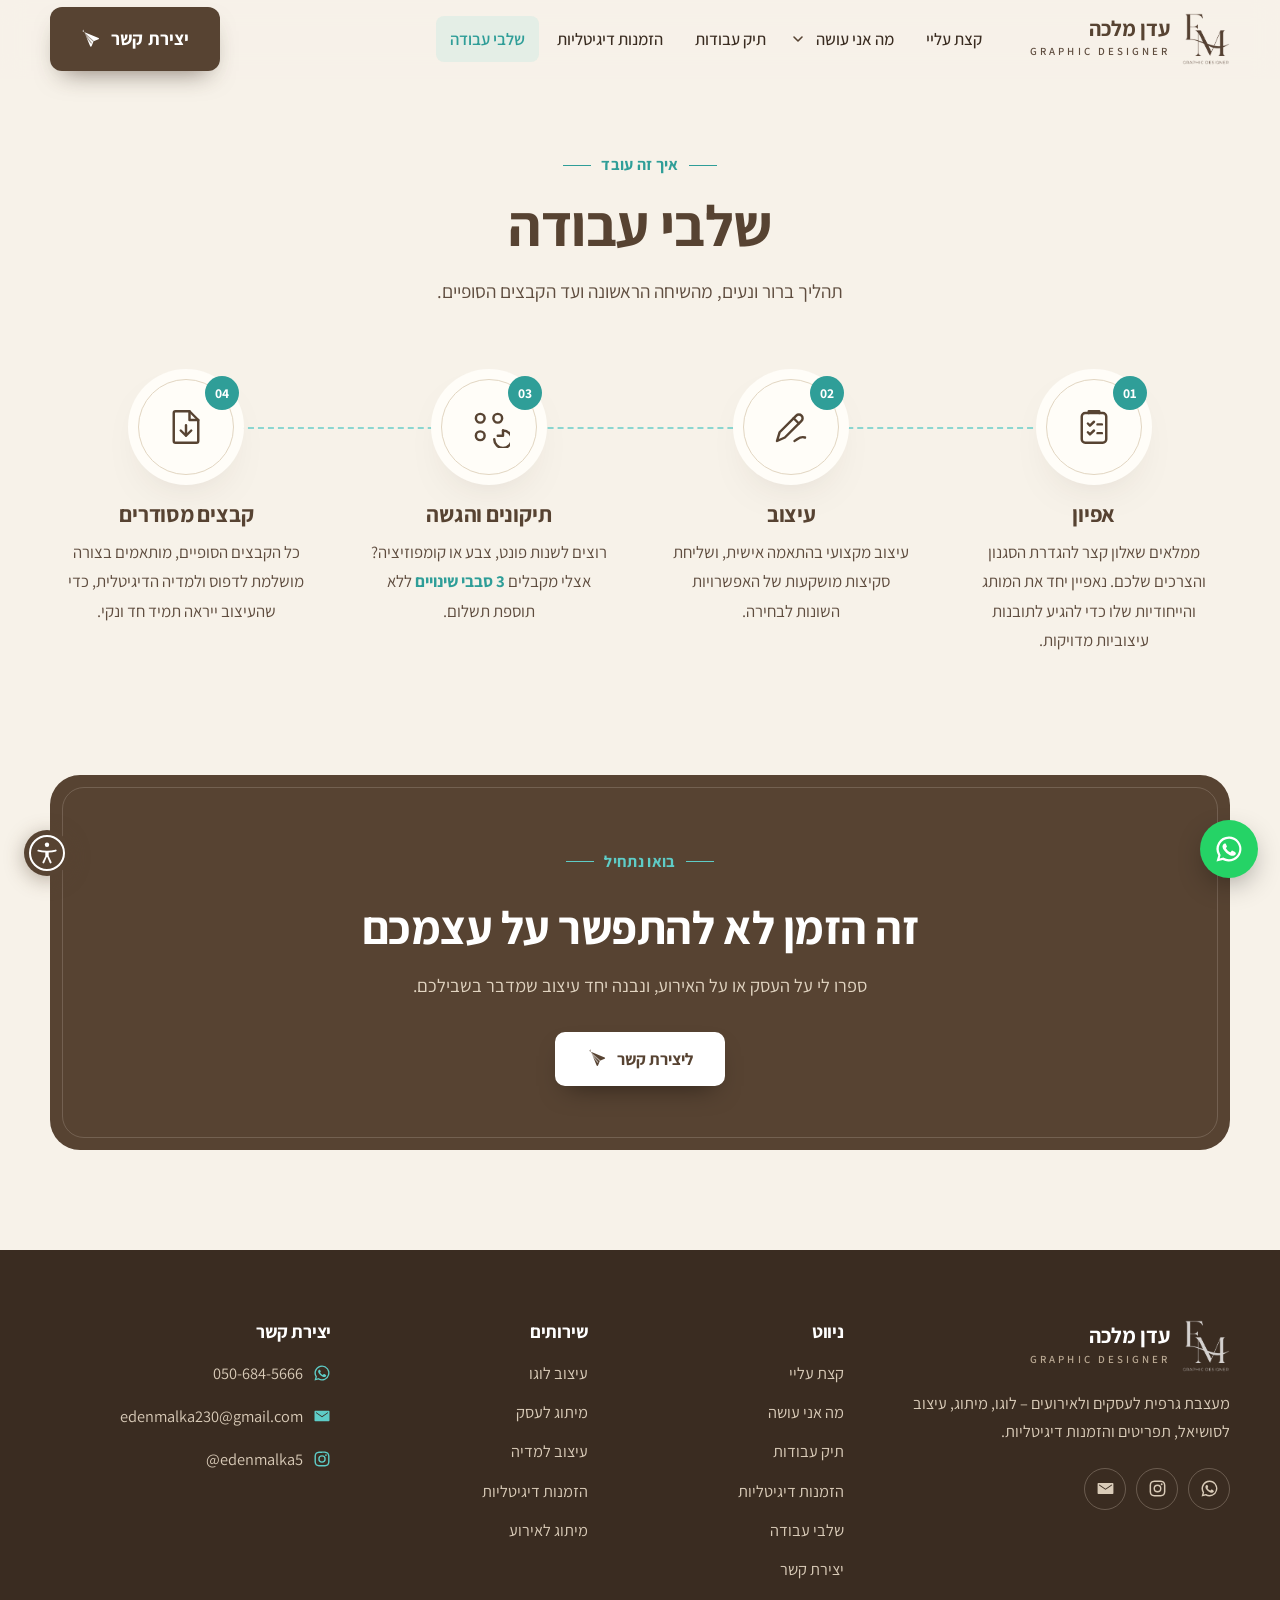
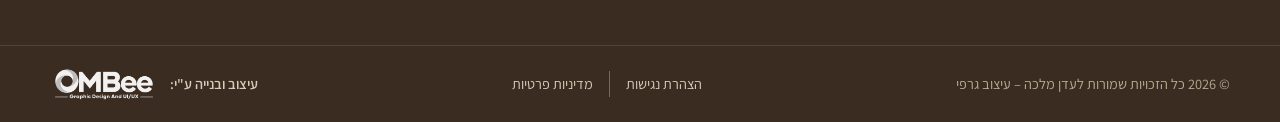
<file: process.html>
<!doctype html>
<html lang="he" dir="rtl">
<head>
  <meta charset="utf-8">
  <meta name="viewport" content="width=device-width, initial-scale=1">
  <title>שלבי עבודה | עדן מלכה – מעצבת גרפית</title>
  <meta name="description" content="איך עובדים עם עדן מלכה: אפיון, עיצוב, תיקונים והגשה, וקבלת קבצים מסודרים לדפוס ולדיגיטל.">
  <meta name="theme-color" content="#574332">
  <meta property="og:title" content="שלבי עבודה | עדן מלכה – מעצבת גרפית">
  <meta property="og:description" content="איך עובדים עם עדן מלכה: אפיון, עיצוב, תיקונים והגשה, וקבלת קבצים מסודרים לדפוס ולדיגיטל.">
  <meta property="og:image" content="images/logo-em.webp">
  <meta property="og:type" content="website">
  <meta property="og:locale" content="he_IL">
  <link rel="icon" href="images/logo-em.webp">
  <link rel="preconnect" href="https://fonts.googleapis.com">
  <link rel="preconnect" href="https://fonts.gstatic.com" crossorigin>
  <link href="https://fonts.googleapis.com/css2?family=Assistant:wght@300..800&display=swap" rel="stylesheet">
  <link rel="stylesheet" href="css/style.css?v=9">
</head>
<body>
  <a class="skip" href="#main">דלגו לתוכן</a>
  <header class="site-header" id="top">
    <div class="wrap header-inner">
      <a class="brand" href="index.html" aria-label="עדן מלכה – מעצבת גרפית, לדף הבית"><img src="images/logo-em.webp" alt="" width="48" height="52"><span class="brand-text">עדן מלכה<small>GRAPHIC DESIGNER</small></span></a>
      <button class="nav-toggle" aria-expanded="false" aria-controls="site-nav" aria-label="תפריט"><span></span><span></span><span></span></button>
      <nav id="site-nav" class="site-nav" aria-label="ניווט ראשי">
        <div class="drawer-head">
          <a class="brand" href="index.html" aria-label="עדן מלכה – מעצבת גרפית, לדף הבית"><img src="images/logo-em.webp" alt="" width="48" height="52"><span class="brand-text">עדן מלכה<small>GRAPHIC DESIGNER</small></span></a>
          <button class="nav-close" aria-label="סגירת תפריט"><svg viewBox="0 0 24 24" aria-hidden="true"><path d="M6 6l12 12M18 6L6 18"/></svg></button>
        </div>
        <ul>
          <li><a href="about.html">קצת עליי</a></li>
          <li class="has-sub">
            <div class="nav-row">
              <a href="services.html">מה אני עושה</a>
              <button class="sub-toggle" aria-expanded="false" aria-controls="sub-services" aria-label="הצגת השירותים"><svg viewBox="0 0 24 24" aria-hidden="true"><path d="m6 15 6-6 6 6"/></svg></button>
            </div>
            <ul class="sub" id="sub-services" hidden>
              <li><a href="services.html#srv-logos"><span class="sub-icon"><svg viewBox="0 0 24 24" aria-hidden="true"><path d="M9 18h6M10 21h4"/><path d="M12 3a6 6 0 0 0-3.5 10.9c.6.5 1 1.2 1 2V16h5v-.1c0-.8.4-1.5 1-2A6 6 0 0 0 12 3z"/></svg></span><span class="sub-text"><span class="sub-title">עיצוב לוגו</span><span class="sub-desc">זהות חזותית ייחודית לעסק</span></span></a></li>
              <li><a href="services.html#srv-branding"><span class="sub-icon"><svg viewBox="0 0 24 24" aria-hidden="true"><path d="M3 7a2 2 0 0 1 2-2h4l2 2h8a2 2 0 0 1 2 2v8a2 2 0 0 1-2 2H5a2 2 0 0 1-2-2z"/><path d="M3 10h18"/></svg></span><span class="sub-text"><span class="sub-title">מיתוג לעסק</span><span class="sub-desc">כרטיסי ביקור, רולאפים ושילוט</span></span></a></li>
              <li><a href="services.html#srv-social"><span class="sub-icon"><svg viewBox="0 0 24 24" aria-hidden="true"><path d="M5 9h14M5 15h14M10 4L8 20M16 4l-2 16"/></svg></span><span class="sub-text"><span class="sub-title">עיצוב למדיה</span><span class="sub-desc">פוסטים ומודעות לרשתות</span></span></a></li>
              <li><a href="services.html#srv-invitations"><span class="sub-icon"><svg viewBox="0 0 24 24" aria-hidden="true"><path d="M3 9l9-6 9 6v10a1 1 0 0 1-1 1H4a1 1 0 0 1-1-1z"/><path d="M3 9l9 6 9-6"/><path d="M8 11V6h8v5"/></svg></span><span class="sub-text"><span class="sub-title">הזמנה דיגיטלית</span><span class="sub-desc">הזמנות לאירועים לשליחה בוואטסאפ</span></span></a></li>
              <li><a href="services.html#srv-menus"><span class="sub-icon"><svg viewBox="0 0 24 24" aria-hidden="true"><circle cx="9" cy="14" r="5"/><circle cx="15" cy="14" r="5"/><path d="M8 4l1 3 1-3M14 4l1 3 1-3"/></svg></span><span class="sub-text"><span class="sub-title">מיתוג לאירוע</span><span class="sub-desc">תפריטים, סייב דה דייט ועוד</span></span></a></li>
              <li class="sub-all"><a href="services.html">לכל השירותים</a></li>
            </ul>
          </li>
          <li><a href="portfolio.html">תיק עבודות</a></li>
          <li><a href="invitations.html">הזמנות דיגיטליות</a></li>
          <li><a href="process.html" aria-current="page">שלבי עבודה</a></li>
          <li><a class="cta" href="contact.html">יצירת קשר <svg class="plane" viewBox="0 0 24 24" aria-hidden="true"><path d="M21.5 2.5 2.8 10.2c-.7.3-.7 1.3 0 1.6l5.7 2.3 2.3 5.7c.3.7 1.3.7 1.6 0l7.7-18.7c.2-.4-.2-.8-.6-.6z" class="plane-body"/><path d="M8.5 14.1 21.5 2.5 10.8 16.4" class="plane-fold"/></svg></a></li>
        </ul>
      </nav>
      <div class="nav-overlay" hidden></div>
    </div>
  </header>
  <main id="main">
    <section class="page-hero">
      <div class="wrap">
        <p class="eyebrow">איך זה עובד</p>
        <h1>שלבי עבודה</h1>
        <p class="lead">תהליך ברור ונעים, מהשיחה הראשונה ועד הקבצים הסופיים.</p>
      </div>
    </section>

    <section class="section process-page">
      <div class="wrap">
        <ol class="steps">
          <li class="step reveal"><div class="step-badge"><span class="icon"><svg viewBox="0 0 24 24" aria-hidden="true"><rect x="5" y="4" width="14" height="17" rx="2"/><path d="M9 4V3h6v1"/><path d="M8.5 10l1.2 1.2L12 9M8.5 15l1.2 1.2L12 14M14 10.5h2.5M14 15.5h2.5"/></svg></span><span class="num">01</span></div><h3>אפיון</h3><p>ממלאים שאלון קצר להגדרת הסגנון והצרכים שלכם. נאפיין יחד את המותג והייחודיות שלו כדי להגיע לתובנות עיצוביות מדויקות.</p></li>
          <li class="step reveal"><div class="step-badge"><span class="icon"><svg viewBox="0 0 24 24" aria-hidden="true"><path d="M4 20l1.5-5L15 5.5a2.1 2.1 0 0 1 3 3L8.5 18z"/><path d="M13.5 7l3 3"/><path d="M14 20c2-1 3-3 6-2"/></svg></span><span class="num">02</span></div><h3>עיצוב</h3><p>עיצוב מקצועי בהתאמה אישית, ושליחת סקיצות מושקעות של האפשרויות השונות לבחירה.</p></li>
          <li class="step reveal"><div class="step-badge"><span class="icon"><svg viewBox="0 0 24 24" aria-hidden="true"><circle cx="7" cy="7" r="2.5"/><circle cx="17" cy="7" r="2.5"/><circle cx="7" cy="17" r="2.5"/><path d="M20 14a5 5 0 1 1-5 5"/><path d="M20 14v3h-3"/></svg></span><span class="num">03</span></div><h3>תיקונים והגשה</h3><p>רוצים לשנות פונט, צבע או קומפוזיציה? אצלי מקבלים <strong>3 סבבי שינויים</strong> ללא תוספת תשלום.</p></li>
          <li class="step reveal"><div class="step-badge"><span class="icon"><svg viewBox="0 0 24 24" aria-hidden="true"><path d="M14 3H6a1 1 0 0 0-1 1v16a1 1 0 0 0 1 1h12a1 1 0 0 0 1-1V8z"/><path d="M14 3v5h5"/><path d="M12 11v6M9 14l3 3 3-3"/></svg></span><span class="num">04</span></div><h3>קבצים מסודרים</h3><p>כל הקבצים הסופיים, מותאמים בצורה מושלמת לדפוס ולמדיה הדיגיטלית, כדי שהעיצוב ייראה תמיד חד ונקי.</p></li>
        </ol>
      </div>
    </section>

    <section class="section cta-section">
      <div class="wrap">
        <div class="cta-band reveal">
          <p class="eyebrow">בואו נתחיל</p>
          <h2>זה הזמן לא להתפשר על עצמכם</h2>
          <p>ספרו לי על העסק או על האירוע, ונבנה יחד עיצוב שמדבר בשבילכם.</p>
          <a class="btn btn-light" href="contact.html">ליצירת קשר <svg class="plane" viewBox="0 0 24 24" aria-hidden="true"><path d="M21.5 2.5 2.8 10.2c-.7.3-.7 1.3 0 1.6l5.7 2.3 2.3 5.7c.3.7 1.3.7 1.6 0l7.7-18.7c.2-.4-.2-.8-.6-.6z" class="plane-body"/><path d="M8.5 14.1 21.5 2.5 10.8 16.4" class="plane-fold"/></svg></a>
        </div>
      </div>
    </section>
  </main>
  <footer class="site-footer">
    <div class="wrap footer-grid">
      <div class="footer-about">
        <a class="brand" href="index.html" aria-label="עדן מלכה – מעצבת גרפית, לדף הבית"><img src="images/logo-em.webp" alt="" width="48" height="52" loading="lazy"><span class="brand-text">עדן מלכה<small>GRAPHIC DESIGNER</small></span></a>
        <p>מעצבת גרפית לעסקים ולאירועים – לוגו, מיתוג, עיצוב לסושיאל, תפריטים והזמנות דיגיטליות.</p>
        <ul class="social">
          <li><a href="https://wa.me/972506845666" target="_blank" rel="noopener" aria-label="וואטסאפ"><svg viewBox="0 0 24 24" aria-hidden="true"><path d="M12 2a10 10 0 0 0-8.6 15.1L2 22l5-1.3A10 10 0 1 0 12 2zm0 18.2a8.2 8.2 0 0 1-4.2-1.2l-.3-.2-3 .8.8-2.9-.2-.3A8.2 8.2 0 1 1 12 20.2zm4.5-6.1c-.2-.1-1.5-.7-1.7-.8s-.4-.1-.6.1-.7.8-.8 1c-.2.2-.3.2-.5.1a6.7 6.7 0 0 1-3.3-2.9c-.3-.4.2-.4.7-1.4.1-.2 0-.3 0-.4l-.8-1.8c-.2-.5-.4-.4-.6-.4h-.5a1 1 0 0 0-.7.3 3 3 0 0 0-.9 2.2 5.2 5.2 0 0 0 1.1 2.7 11.8 11.8 0 0 0 4.5 4c1.7.7 2.3.8 3.2.6.5-.1 1.5-.6 1.7-1.2s.2-1.1.2-1.2-.2-.2-.5-.3z"/></svg></a></li>
          <li><a href="https://www.instagram.com/edenmalka5" target="_blank" rel="noopener" aria-label="אינסטגרם"><svg viewBox="0 0 24 24" aria-hidden="true"><path d="M12 7a5 5 0 1 0 0 10 5 5 0 0 0 0-10zm0 8.2a3.2 3.2 0 1 1 0-6.4 3.2 3.2 0 0 1 0 6.4zM17.3 5.5a1.2 1.2 0 1 0 0 2.4 1.2 1.2 0 0 0 0-2.4zM12 3.8c2.7 0 3 0 4 .1 2.7.1 4 1.4 4.1 4.1v8c-.1 2.7-1.4 4-4.1 4.1h-8c-2.7-.1-4-1.4-4.1-4.1v-8C4 5.3 5.3 4 8 3.9h4zM12 2H8C4.3 2.2 2.2 4.3 2 8v8c.2 3.7 2.3 5.8 6 6h8c3.7-.2 5.8-2.3 6-6V8c-.2-3.7-2.3-5.8-6-6z"/></svg></a></li>
          <li><a href="mailto:edenmalka230@gmail.com" aria-label="דוא&quot;ל"><svg viewBox="0 0 24 24" aria-hidden="true"><path d="M3 5h18a1 1 0 0 1 1 1v12a1 1 0 0 1-1 1H3a1 1 0 0 1-1-1V6a1 1 0 0 1 1-1zm9 7.2L4.2 7H4v1.1l8 5.4 8-5.4V7h-.2z"/></svg></a></li>
        </ul>
      </div>
      <nav class="footer-col" aria-label="ניווט תחתון">
        <h2>ניווט</h2>
        <ul>
          <li><a href="about.html">קצת עליי</a></li>
          <li><a href="services.html">מה אני עושה</a></li>
          <li><a href="portfolio.html">תיק עבודות</a></li>
          <li><a href="invitations.html">הזמנות דיגיטליות</a></li>
          <li><a href="process.html">שלבי עבודה</a></li>
          <li><a href="contact.html">יצירת קשר</a></li>
        </ul>
      </nav>
      <div class="footer-col">
        <h2>שירותים</h2>
        <ul>
          <li>עיצוב לוגו</li>
          <li>מיתוג לעסק</li>
          <li>עיצוב למדיה</li>
          <li>הזמנות דיגיטליות</li>
          <li>מיתוג לאירוע</li>
        </ul>
      </div>
      <div class="footer-col">
        <h2>יצירת קשר</h2>
        <ul class="footer-contact">
          <li><a href="https://wa.me/972506845666" target="_blank" rel="noopener"><svg viewBox="0 0 24 24" aria-hidden="true"><path d="M12 2a10 10 0 0 0-8.6 15.1L2 22l5-1.3A10 10 0 1 0 12 2zm0 18.2a8.2 8.2 0 0 1-4.2-1.2l-.3-.2-3 .8.8-2.9-.2-.3A8.2 8.2 0 1 1 12 20.2zm4.5-6.1c-.2-.1-1.5-.7-1.7-.8s-.4-.1-.6.1-.7.8-.8 1c-.2.2-.3.2-.5.1a6.7 6.7 0 0 1-3.3-2.9c-.3-.4.2-.4.7-1.4.1-.2 0-.3 0-.4l-.8-1.8c-.2-.5-.4-.4-.6-.4h-.5a1 1 0 0 0-.7.3 3 3 0 0 0-.9 2.2 5.2 5.2 0 0 0 1.1 2.7 11.8 11.8 0 0 0 4.5 4c1.7.7 2.3.8 3.2.6.5-.1 1.5-.6 1.7-1.2s.2-1.1.2-1.2-.2-.2-.5-.3z"/></svg><span dir="ltr">050-684-5666</span></a></li>
          <li><a href="mailto:edenmalka230@gmail.com"><svg viewBox="0 0 24 24" aria-hidden="true"><path d="M3 5h18a1 1 0 0 1 1 1v12a1 1 0 0 1-1 1H3a1 1 0 0 1-1-1V6a1 1 0 0 1 1-1zm9 7.2L4.2 7H4v1.1l8 5.4 8-5.4V7h-.2z"/></svg>edenmalka230@gmail.com</a></li>
          <li><a href="https://www.instagram.com/edenmalka5" target="_blank" rel="noopener"><svg viewBox="0 0 24 24" aria-hidden="true"><path d="M12 7a5 5 0 1 0 0 10 5 5 0 0 0 0-10zm0 8.2a3.2 3.2 0 1 1 0-6.4 3.2 3.2 0 0 1 0 6.4zM17.3 5.5a1.2 1.2 0 1 0 0 2.4 1.2 1.2 0 0 0 0-2.4zM12 3.8c2.7 0 3 0 4 .1 2.7.1 4 1.4 4.1 4.1v8c-.1 2.7-1.4 4-4.1 4.1h-8c-2.7-.1-4-1.4-4.1-4.1v-8C4 5.3 5.3 4 8 3.9h4zM12 2H8C4.3 2.2 2.2 4.3 2 8v8c.2 3.7 2.3 5.8 6 6h8c3.7-.2 5.8-2.3 6-6V8c-.2-3.7-2.3-5.8-6-6z"/></svg><span dir="ltr">@edenmalka5</span></a></li>
        </ul>
      </div>
    </div>
    <div class="footer-bottom">
      <div class="wrap footer-bottom-inner">
        <p class="copy">&copy; <span data-year>2026</span> כל הזכויות שמורות לעדן מלכה – עיצוב גרפי</p>
        <ul class="legal-links"><li><a href="accessibility.html">הצהרת נגישות</a></li><li><a href="privacy.html">מדיניות פרטיות</a></li></ul>
        <a class="ombee-credit" href="https://ombee.co.il" target="_blank" rel="noopener">עיצוב ובנייה ע"י: <img src="images/ombee-logo.webp" alt="OMBee — Graphic Design And UI/UX" width="800" height="267" loading="lazy"></a>
      </div>
    </div>
  </footer>
  <a class="wa-float" href="https://wa.me/972506845666" target="_blank" rel="noopener" aria-label="שליחת הודעת וואטסאפ לעדן"><svg viewBox="0 0 24 24" aria-hidden="true"><path d="M12 2a10 10 0 0 0-8.6 15.1L2 22l5-1.3A10 10 0 1 0 12 2zm0 18.2a8.2 8.2 0 0 1-4.2-1.2l-.3-.2-3 .8.8-2.9-.2-.3A8.2 8.2 0 1 1 12 20.2zm4.5-6.1c-.2-.1-1.5-.7-1.7-.8s-.4-.1-.6.1-.7.8-.8 1c-.2.2-.3.2-.5.1a6.7 6.7 0 0 1-3.3-2.9c-.3-.4.2-.4.7-1.4.1-.2 0-.3 0-.4l-.8-1.8c-.2-.5-.4-.4-.6-.4h-.5a1 1 0 0 0-.7.3 3 3 0 0 0-.9 2.2 5.2 5.2 0 0 0 1.1 2.7 11.8 11.8 0 0 0 4.5 4c1.7.7 2.3.8 3.2.6.5-.1 1.5-.6 1.7-1.2s.2-1.1.2-1.2-.2-.2-.5-.3z"/></svg></a>
  <script src="js/accessibility.js"></script>
  <script src="js/main.js"></script>
</body>
</html>
</file>
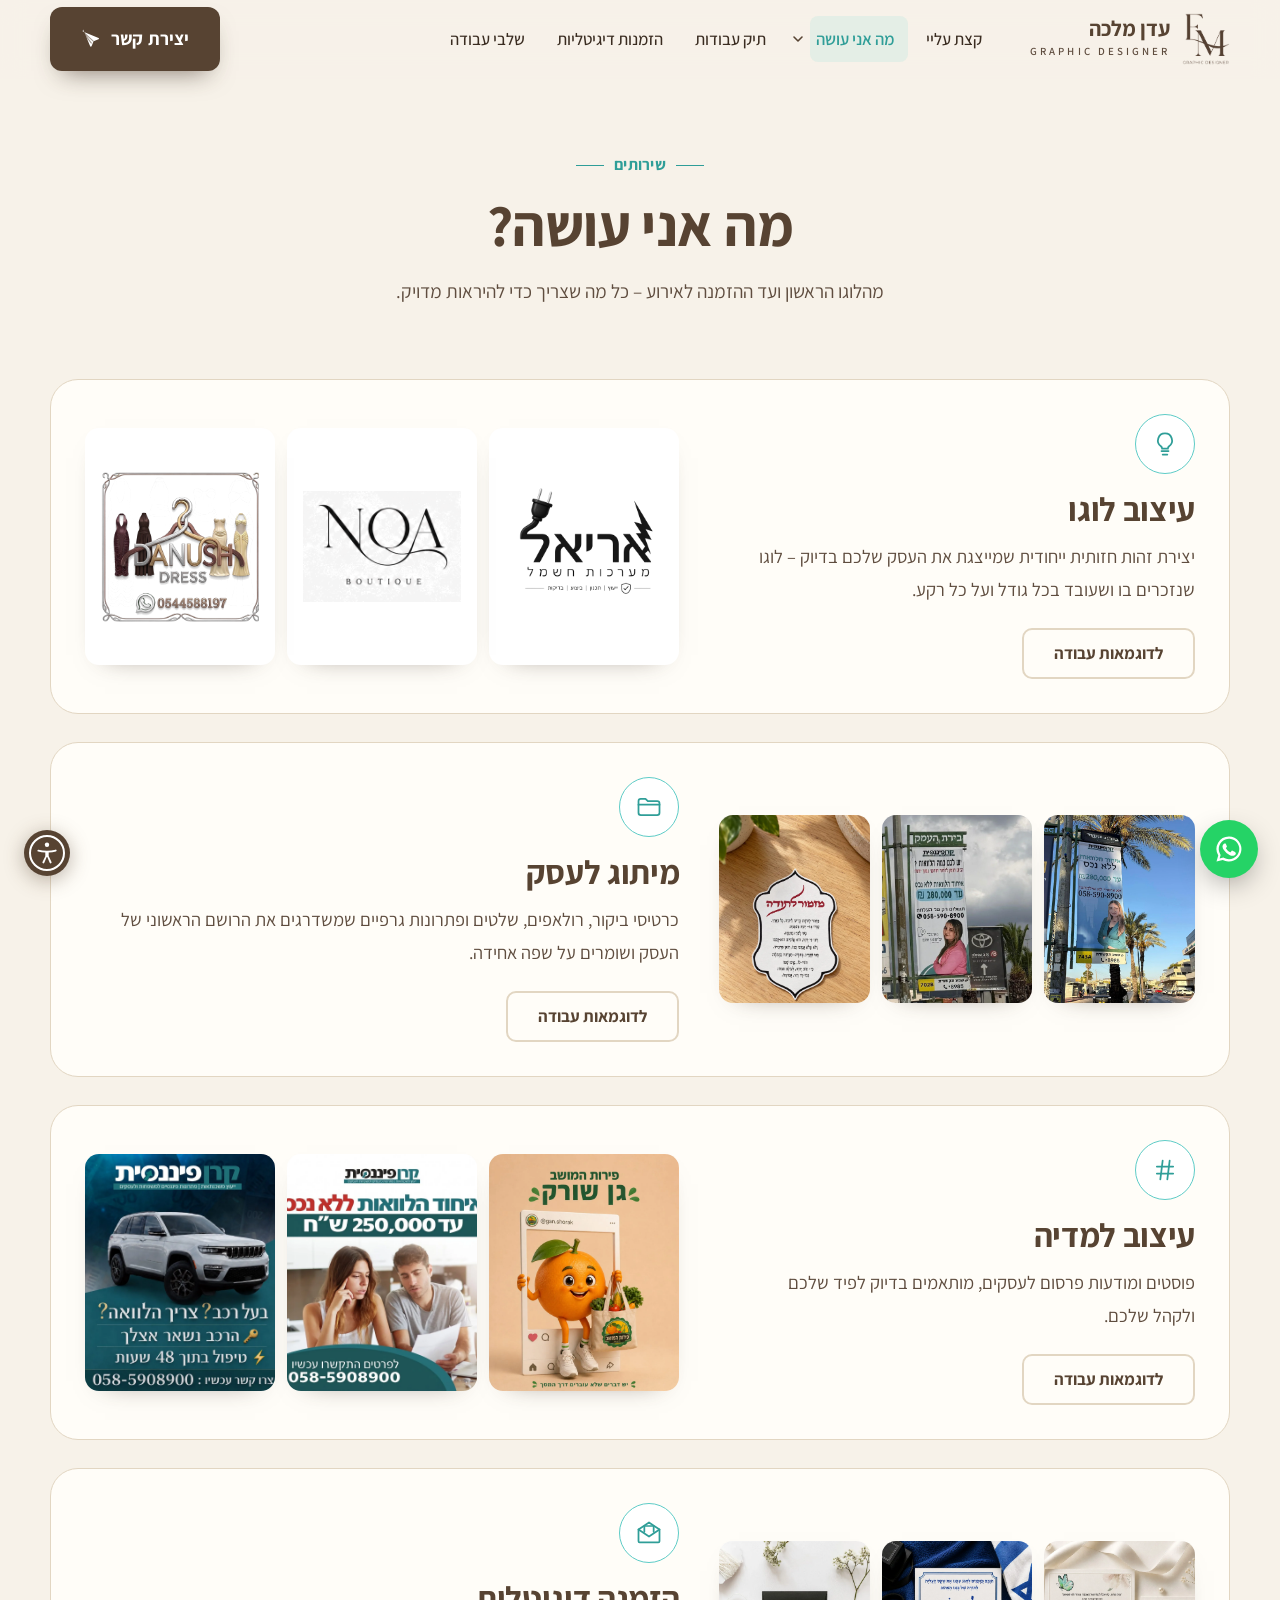
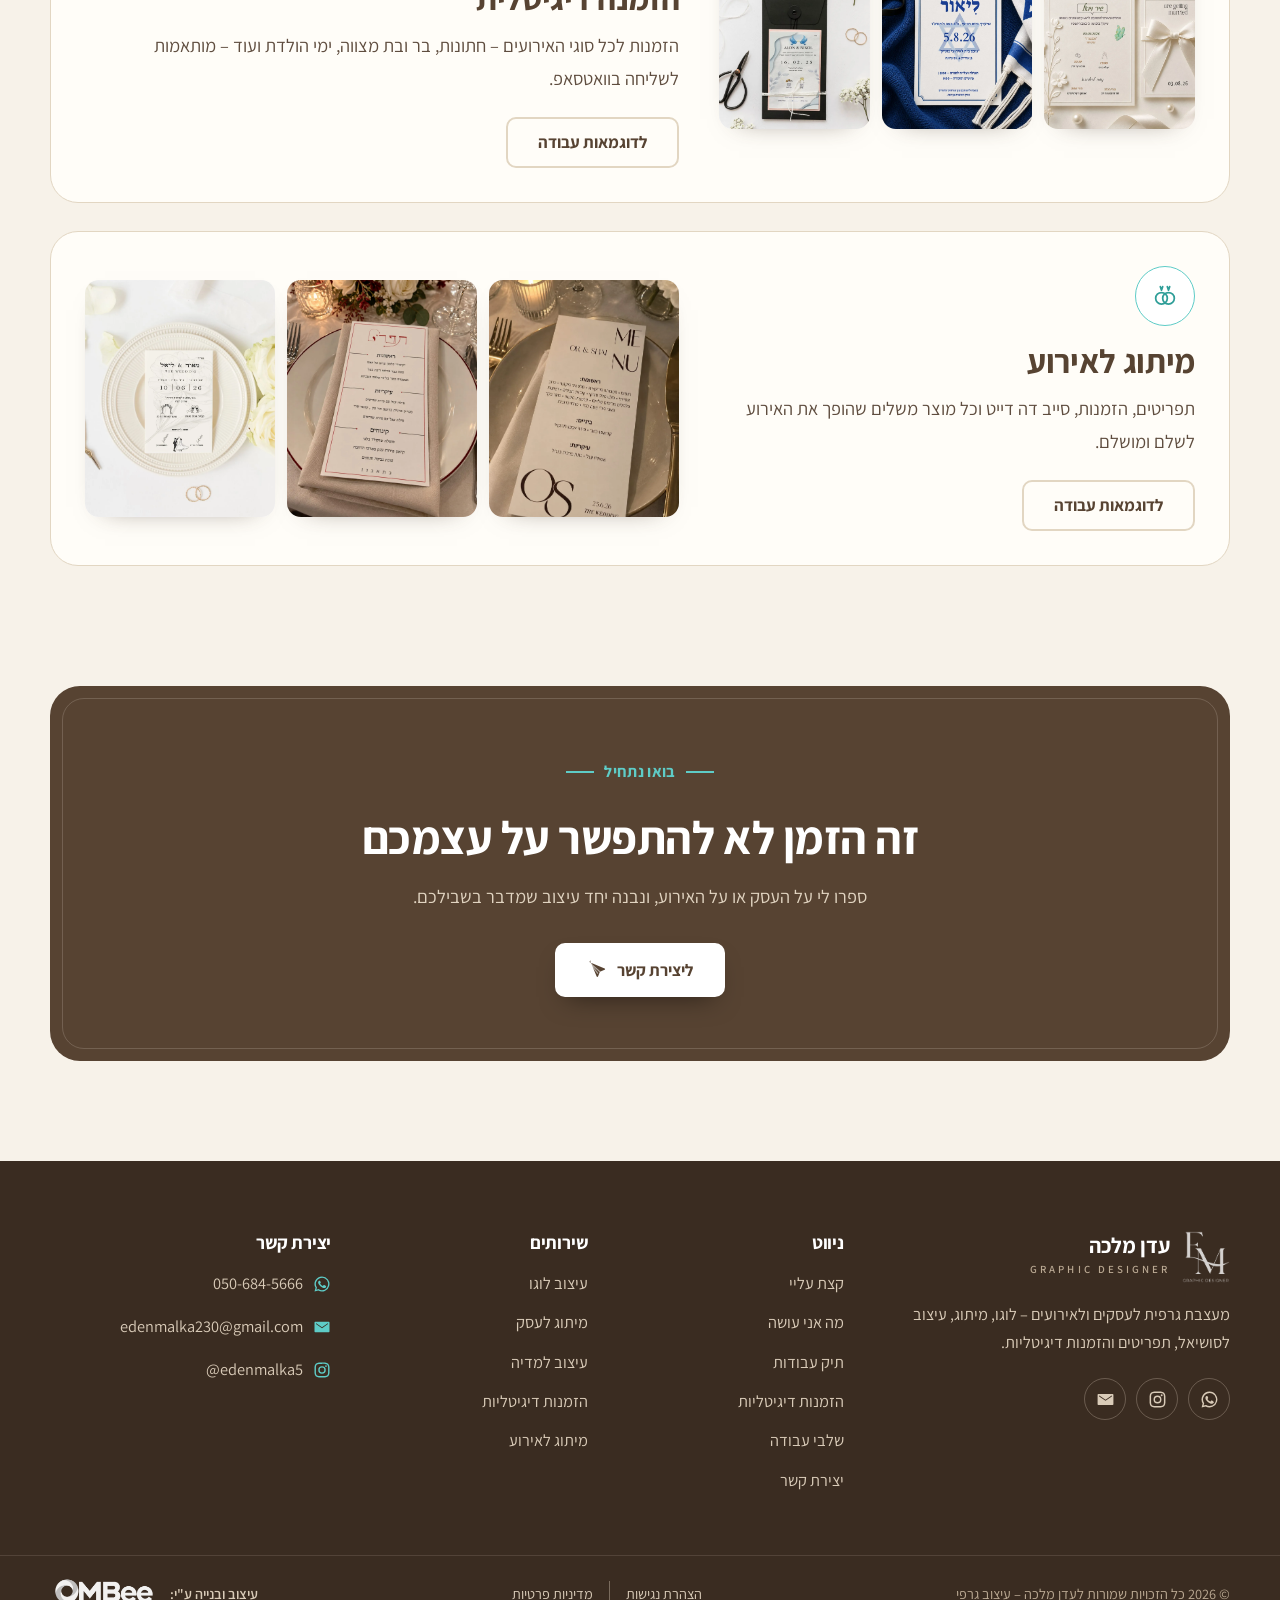
<file: services.html>
<!doctype html>
<html lang="he" dir="rtl">
<head>
  <meta charset="utf-8">
  <meta name="viewport" content="width=device-width, initial-scale=1">
  <title>מה אני עושה | עדן מלכה – מעצבת גרפית</title>
  <meta name="description" content="השירותים של עדן מלכה: עיצוב לוגו, מיתוג לעסק, עיצוב לסושיאל, הזמנות דיגיטליות ומיתוג לאירועים.">
  <meta name="theme-color" content="#574332">
  <meta property="og:title" content="מה אני עושה | עדן מלכה – מעצבת גרפית">
  <meta property="og:description" content="השירותים של עדן מלכה: עיצוב לוגו, מיתוג לעסק, עיצוב לסושיאל, הזמנות דיגיטליות ומיתוג לאירועים.">
  <meta property="og:image" content="images/logo-em.webp">
  <meta property="og:type" content="website">
  <meta property="og:locale" content="he_IL">
  <link rel="icon" href="images/logo-em.webp">
  <link rel="preconnect" href="https://fonts.googleapis.com">
  <link rel="preconnect" href="https://fonts.gstatic.com" crossorigin>
  <link href="https://fonts.googleapis.com/css2?family=Assistant:wght@300..800&display=swap" rel="stylesheet">
  <link rel="stylesheet" href="css/style.css?v=9">
</head>
<body>
  <a class="skip" href="#main">דלגו לתוכן</a>
  <header class="site-header" id="top">
    <div class="wrap header-inner">
      <a class="brand" href="index.html" aria-label="עדן מלכה – מעצבת גרפית, לדף הבית"><img src="images/logo-em.webp" alt="" width="48" height="52"><span class="brand-text">עדן מלכה<small>GRAPHIC DESIGNER</small></span></a>
      <button class="nav-toggle" aria-expanded="false" aria-controls="site-nav" aria-label="תפריט"><span></span><span></span><span></span></button>
      <nav id="site-nav" class="site-nav" aria-label="ניווט ראשי">
        <div class="drawer-head">
          <a class="brand" href="index.html" aria-label="עדן מלכה – מעצבת גרפית, לדף הבית"><img src="images/logo-em.webp" alt="" width="48" height="52"><span class="brand-text">עדן מלכה<small>GRAPHIC DESIGNER</small></span></a>
          <button class="nav-close" aria-label="סגירת תפריט"><svg viewBox="0 0 24 24" aria-hidden="true"><path d="M6 6l12 12M18 6L6 18"/></svg></button>
        </div>
        <ul>
          <li><a href="about.html">קצת עליי</a></li>
          <li class="has-sub">
            <div class="nav-row">
              <a href="services.html" aria-current="page">מה אני עושה</a>
              <button class="sub-toggle" aria-expanded="false" aria-controls="sub-services" aria-label="הצגת השירותים"><svg viewBox="0 0 24 24" aria-hidden="true"><path d="m6 15 6-6 6 6"/></svg></button>
            </div>
            <ul class="sub" id="sub-services" hidden>
              <li><a href="services.html#srv-logos"><span class="sub-icon"><svg viewBox="0 0 24 24" aria-hidden="true"><path d="M9 18h6M10 21h4"/><path d="M12 3a6 6 0 0 0-3.5 10.9c.6.5 1 1.2 1 2V16h5v-.1c0-.8.4-1.5 1-2A6 6 0 0 0 12 3z"/></svg></span><span class="sub-text"><span class="sub-title">עיצוב לוגו</span><span class="sub-desc">זהות חזותית ייחודית לעסק</span></span></a></li>
              <li><a href="services.html#srv-branding"><span class="sub-icon"><svg viewBox="0 0 24 24" aria-hidden="true"><path d="M3 7a2 2 0 0 1 2-2h4l2 2h8a2 2 0 0 1 2 2v8a2 2 0 0 1-2 2H5a2 2 0 0 1-2-2z"/><path d="M3 10h18"/></svg></span><span class="sub-text"><span class="sub-title">מיתוג לעסק</span><span class="sub-desc">כרטיסי ביקור, רולאפים ושילוט</span></span></a></li>
              <li><a href="services.html#srv-social"><span class="sub-icon"><svg viewBox="0 0 24 24" aria-hidden="true"><path d="M5 9h14M5 15h14M10 4L8 20M16 4l-2 16"/></svg></span><span class="sub-text"><span class="sub-title">עיצוב למדיה</span><span class="sub-desc">פוסטים ומודעות לרשתות</span></span></a></li>
              <li><a href="services.html#srv-invitations"><span class="sub-icon"><svg viewBox="0 0 24 24" aria-hidden="true"><path d="M3 9l9-6 9 6v10a1 1 0 0 1-1 1H4a1 1 0 0 1-1-1z"/><path d="M3 9l9 6 9-6"/><path d="M8 11V6h8v5"/></svg></span><span class="sub-text"><span class="sub-title">הזמנה דיגיטלית</span><span class="sub-desc">הזמנות לאירועים לשליחה בוואטסאפ</span></span></a></li>
              <li><a href="services.html#srv-menus"><span class="sub-icon"><svg viewBox="0 0 24 24" aria-hidden="true"><circle cx="9" cy="14" r="5"/><circle cx="15" cy="14" r="5"/><path d="M8 4l1 3 1-3M14 4l1 3 1-3"/></svg></span><span class="sub-text"><span class="sub-title">מיתוג לאירוע</span><span class="sub-desc">תפריטים, סייב דה דייט ועוד</span></span></a></li>
              <li class="sub-all"><a href="services.html">לכל השירותים</a></li>
            </ul>
          </li>
          <li><a href="portfolio.html">תיק עבודות</a></li>
          <li><a href="invitations.html">הזמנות דיגיטליות</a></li>
          <li><a href="process.html">שלבי עבודה</a></li>
          <li><a class="cta" href="contact.html">יצירת קשר <svg class="plane" viewBox="0 0 24 24" aria-hidden="true"><path d="M21.5 2.5 2.8 10.2c-.7.3-.7 1.3 0 1.6l5.7 2.3 2.3 5.7c.3.7 1.3.7 1.6 0l7.7-18.7c.2-.4-.2-.8-.6-.6z" class="plane-body"/><path d="M8.5 14.1 21.5 2.5 10.8 16.4" class="plane-fold"/></svg></a></li>
        </ul>
      </nav>
      <div class="nav-overlay" hidden></div>
    </div>
  </header>
  <main id="main">
    <section class="page-hero">
      <div class="wrap">
        <p class="eyebrow">שירותים</p>
        <h1>מה אני עושה?</h1>
        <p class="lead">מהלוגו הראשון ועד ההזמנה לאירוע – כל מה שצריך כדי להיראות מדויק.</p>
      </div>
    </section>

    <section class="section service-rows-section">
      <div class="wrap service-rows">
        <article class="service-row reveal" aria-labelledby="srv-logos">
          <div class="service-row-text">
            <span class="icon"><svg viewBox="0 0 24 24" aria-hidden="true"><path d="M9 18h6M10 21h4"/><path d="M12 3a6 6 0 0 0-3.5 10.9c.6.5 1 1.2 1 2V16h5v-.1c0-.8.4-1.5 1-2A6 6 0 0 0 12 3z"/></svg></span>
            <h2 id="srv-logos">עיצוב לוגו</h2>
            <p>יצירת זהות חזותית ייחודית שמייצגת את העסק שלכם בדיוק – לוגו שנזכרים בו ושעובד בכל גודל ועל כל רקע.</p>
            <a class="btn btn-ghost" href="portfolio.html?cat=logos">לדוגמאות עבודה</a>
          </div>
          <div class="service-row-media">
            <button class="item thumb logo" data-cat="logos" data-label="לוגו – אריאל מערכות חשמל"><img src="images/logos-01.webp" alt="לוגו – אריאל מערכות חשמל" width="900" height="900" loading="lazy"></button>
            <button class="item thumb logo" data-cat="logos" data-label="לוגו – NOA Boutique"><img src="images/logos-02.webp" alt="לוגו – NOA Boutique" width="342" height="240" loading="lazy"></button>
            <button class="item thumb logo" data-cat="logos" data-label="לוגו – Danush Dress"><img src="images/logos-03.webp" alt="לוגו – Danush Dress" width="900" height="857" loading="lazy"></button>
          </div>
        </article>
        <article class="service-row reveal" aria-labelledby="srv-branding">
          <div class="service-row-text">
            <span class="icon"><svg viewBox="0 0 24 24" aria-hidden="true"><path d="M3 7a2 2 0 0 1 2-2h4l2 2h8a2 2 0 0 1 2 2v8a2 2 0 0 1-2 2H5a2 2 0 0 1-2-2z"/><path d="M3 10h18"/></svg></span>
            <h2 id="srv-branding">מיתוג לעסק</h2>
            <p>כרטיסי ביקור, רולאפים, שלטים ופתרונות גרפיים שמשדרגים את הרושם הראשוני של העסק ושומרים על שפה אחידה.</p>
            <a class="btn btn-ghost" href="portfolio.html?cat=branding">לדוגמאות עבודה</a>
          </div>
          <div class="service-row-media">
            <button class="item thumb" data-cat="branding" data-label="מיתוג 1"><img src="images/branding-01.webp" alt="מיתוג 1" width="1050" height="1400" loading="lazy"></button>
            <button class="item thumb" data-cat="branding" data-label="מיתוג 2"><img src="images/branding-02.webp" alt="מיתוג 2" width="915" height="1220" loading="lazy"></button>
            <button class="item thumb" data-cat="branding" data-label="מיתוג 3"><img src="images/branding-03.webp" alt="מיתוג 3" width="887" height="1400" loading="lazy"></button>
          </div>
        </article>
        <article class="service-row reveal" aria-labelledby="srv-social">
          <div class="service-row-text">
            <span class="icon"><svg viewBox="0 0 24 24" aria-hidden="true"><path d="M5 9h14M5 15h14M10 4L8 20M16 4l-2 16"/></svg></span>
            <h2 id="srv-social">עיצוב למדיה</h2>
            <p>פוסטים ומודעות פרסום לעסקים, מותאמים בדיוק לפיד שלכם ולקהל שלכם.</p>
            <a class="btn btn-ghost" href="portfolio.html?cat=social">לדוגמאות עבודה</a>
          </div>
          <div class="service-row-media">
            <button class="item thumb" data-cat="social" data-label="עיצוב לסושיאל 1"><img src="images/social-05.webp" alt="עיצוב לסושיאל 1" width="1120" height="1400" loading="lazy"></button>
            <button class="item thumb" data-cat="social" data-label="עיצוב לסושיאל 2"><img src="images/social-04.webp" alt="עיצוב לסושיאל 2" width="1080" height="1080" loading="lazy"></button>
            <button class="item thumb" data-cat="social" data-label="עיצוב לסושיאל 3"><img src="images/social-06.webp" alt="עיצוב לסושיאל 3" width="1080" height="1080" loading="lazy"></button>
          </div>
        </article>
        <article class="service-row reveal" aria-labelledby="srv-invitations">
          <div class="service-row-text">
            <span class="icon"><svg viewBox="0 0 24 24" aria-hidden="true"><path d="M3 9l9-6 9 6v10a1 1 0 0 1-1 1H4a1 1 0 0 1-1-1z"/><path d="M3 9l9 6 9-6"/><path d="M8 11V6h8v5"/></svg></span>
            <h2 id="srv-invitations">הזמנה דיגיטלית</h2>
            <p>הזמנות לכל סוגי האירועים – חתונות, בר ובת מצווה, ימי הולדת ועוד – מותאמות לשליחה בוואטסאפ.</p>
            <a class="btn btn-ghost" href="invitations.html">לדוגמאות עבודה</a>
          </div>
          <div class="service-row-media">
            <button class="item thumb" data-cat="invitations" data-label="הזמנה דיגיטלית 1"><img src="images/invitations-01.webp" alt="הזמנה דיגיטלית 1" width="1254" height="1254" loading="lazy"></button>
            <button class="item thumb" data-cat="invitations" data-label="הזמנה דיגיטלית 2"><img src="images/invitations-02.webp" alt="הזמנה דיגיטלית 2" width="1215" height="1295" loading="lazy"></button>
            <button class="item thumb" data-cat="invitations" data-label="הזמנה דיגיטלית 3"><img src="images/invitations-03.webp" alt="הזמנה דיגיטלית 3" width="933" height="1400" loading="lazy"></button>
          </div>
        </article>
        <article class="service-row reveal" aria-labelledby="srv-menus">
          <div class="service-row-text">
            <span class="icon"><svg viewBox="0 0 24 24" aria-hidden="true"><circle cx="9" cy="14" r="5"/><circle cx="15" cy="14" r="5"/><path d="M8 4l1 3 1-3M14 4l1 3 1-3"/></svg></span>
            <h2 id="srv-menus">מיתוג לאירוע</h2>
            <p>תפריטים, הזמנות, סייב דה דייט וכל מוצר משלים שהופך את האירוע לשלם ומושלם.</p>
            <a class="btn btn-ghost" href="portfolio.html?cat=menus">לדוגמאות עבודה</a>
          </div>
          <div class="service-row-media">
            <button class="item thumb" data-cat="menus" data-label="תפריט 1"><img src="images/menus-02.webp" alt="תפריט 1" width="1050" height="1400" loading="lazy"></button>
            <button class="item thumb" data-cat="menus" data-label="תפריט 2"><img src="images/menus-04.webp" alt="תפריט 2" width="1120" height="1400" loading="lazy"></button>
            <button class="item thumb" data-cat="menus" data-label="תפריט 3"><img src="images/menus-05.webp" alt="תפריט 3" width="1400" height="1400" loading="lazy"></button>
          </div>
        </article>
      </div>
    </section>

    <section class="section cta-section">
      <div class="wrap">
        <div class="cta-band reveal">
          <p class="eyebrow">בואו נתחיל</p>
          <h2>זה הזמן לא להתפשר על עצמכם</h2>
          <p>ספרו לי על העסק או על האירוע, ונבנה יחד עיצוב שמדבר בשבילכם.</p>
          <a class="btn btn-light" href="contact.html">ליצירת קשר <svg class="plane" viewBox="0 0 24 24" aria-hidden="true"><path d="M21.5 2.5 2.8 10.2c-.7.3-.7 1.3 0 1.6l5.7 2.3 2.3 5.7c.3.7 1.3.7 1.6 0l7.7-18.7c.2-.4-.2-.8-.6-.6z" class="plane-body"/><path d="M8.5 14.1 21.5 2.5 10.8 16.4" class="plane-fold"/></svg></a>
        </div>
      </div>
    </section>
  </main>
  <footer class="site-footer">
    <div class="wrap footer-grid">
      <div class="footer-about">
        <a class="brand" href="index.html" aria-label="עדן מלכה – מעצבת גרפית, לדף הבית"><img src="images/logo-em.webp" alt="" width="48" height="52" loading="lazy"><span class="brand-text">עדן מלכה<small>GRAPHIC DESIGNER</small></span></a>
        <p>מעצבת גרפית לעסקים ולאירועים – לוגו, מיתוג, עיצוב לסושיאל, תפריטים והזמנות דיגיטליות.</p>
        <ul class="social">
          <li><a href="https://wa.me/972506845666" target="_blank" rel="noopener" aria-label="וואטסאפ"><svg viewBox="0 0 24 24" aria-hidden="true"><path d="M12 2a10 10 0 0 0-8.6 15.1L2 22l5-1.3A10 10 0 1 0 12 2zm0 18.2a8.2 8.2 0 0 1-4.2-1.2l-.3-.2-3 .8.8-2.9-.2-.3A8.2 8.2 0 1 1 12 20.2zm4.5-6.1c-.2-.1-1.5-.7-1.7-.8s-.4-.1-.6.1-.7.8-.8 1c-.2.2-.3.2-.5.1a6.7 6.7 0 0 1-3.3-2.9c-.3-.4.2-.4.7-1.4.1-.2 0-.3 0-.4l-.8-1.8c-.2-.5-.4-.4-.6-.4h-.5a1 1 0 0 0-.7.3 3 3 0 0 0-.9 2.2 5.2 5.2 0 0 0 1.1 2.7 11.8 11.8 0 0 0 4.5 4c1.7.7 2.3.8 3.2.6.5-.1 1.5-.6 1.7-1.2s.2-1.1.2-1.2-.2-.2-.5-.3z"/></svg></a></li>
          <li><a href="https://www.instagram.com/edenmalka5" target="_blank" rel="noopener" aria-label="אינסטגרם"><svg viewBox="0 0 24 24" aria-hidden="true"><path d="M12 7a5 5 0 1 0 0 10 5 5 0 0 0 0-10zm0 8.2a3.2 3.2 0 1 1 0-6.4 3.2 3.2 0 0 1 0 6.4zM17.3 5.5a1.2 1.2 0 1 0 0 2.4 1.2 1.2 0 0 0 0-2.4zM12 3.8c2.7 0 3 0 4 .1 2.7.1 4 1.4 4.1 4.1v8c-.1 2.7-1.4 4-4.1 4.1h-8c-2.7-.1-4-1.4-4.1-4.1v-8C4 5.3 5.3 4 8 3.9h4zM12 2H8C4.3 2.2 2.2 4.3 2 8v8c.2 3.7 2.3 5.8 6 6h8c3.7-.2 5.8-2.3 6-6V8c-.2-3.7-2.3-5.8-6-6z"/></svg></a></li>
          <li><a href="mailto:edenmalka230@gmail.com" aria-label="דוא&quot;ל"><svg viewBox="0 0 24 24" aria-hidden="true"><path d="M3 5h18a1 1 0 0 1 1 1v12a1 1 0 0 1-1 1H3a1 1 0 0 1-1-1V6a1 1 0 0 1 1-1zm9 7.2L4.2 7H4v1.1l8 5.4 8-5.4V7h-.2z"/></svg></a></li>
        </ul>
      </div>
      <nav class="footer-col" aria-label="ניווט תחתון">
        <h2>ניווט</h2>
        <ul>
          <li><a href="about.html">קצת עליי</a></li>
          <li><a href="services.html">מה אני עושה</a></li>
          <li><a href="portfolio.html">תיק עבודות</a></li>
          <li><a href="invitations.html">הזמנות דיגיטליות</a></li>
          <li><a href="process.html">שלבי עבודה</a></li>
          <li><a href="contact.html">יצירת קשר</a></li>
        </ul>
      </nav>
      <div class="footer-col">
        <h2>שירותים</h2>
        <ul>
          <li>עיצוב לוגו</li>
          <li>מיתוג לעסק</li>
          <li>עיצוב למדיה</li>
          <li>הזמנות דיגיטליות</li>
          <li>מיתוג לאירוע</li>
        </ul>
      </div>
      <div class="footer-col">
        <h2>יצירת קשר</h2>
        <ul class="footer-contact">
          <li><a href="https://wa.me/972506845666" target="_blank" rel="noopener"><svg viewBox="0 0 24 24" aria-hidden="true"><path d="M12 2a10 10 0 0 0-8.6 15.1L2 22l5-1.3A10 10 0 1 0 12 2zm0 18.2a8.2 8.2 0 0 1-4.2-1.2l-.3-.2-3 .8.8-2.9-.2-.3A8.2 8.2 0 1 1 12 20.2zm4.5-6.1c-.2-.1-1.5-.7-1.7-.8s-.4-.1-.6.1-.7.8-.8 1c-.2.2-.3.2-.5.1a6.7 6.7 0 0 1-3.3-2.9c-.3-.4.2-.4.7-1.4.1-.2 0-.3 0-.4l-.8-1.8c-.2-.5-.4-.4-.6-.4h-.5a1 1 0 0 0-.7.3 3 3 0 0 0-.9 2.2 5.2 5.2 0 0 0 1.1 2.7 11.8 11.8 0 0 0 4.5 4c1.7.7 2.3.8 3.2.6.5-.1 1.5-.6 1.7-1.2s.2-1.1.2-1.2-.2-.2-.5-.3z"/></svg><span dir="ltr">050-684-5666</span></a></li>
          <li><a href="mailto:edenmalka230@gmail.com"><svg viewBox="0 0 24 24" aria-hidden="true"><path d="M3 5h18a1 1 0 0 1 1 1v12a1 1 0 0 1-1 1H3a1 1 0 0 1-1-1V6a1 1 0 0 1 1-1zm9 7.2L4.2 7H4v1.1l8 5.4 8-5.4V7h-.2z"/></svg>edenmalka230@gmail.com</a></li>
          <li><a href="https://www.instagram.com/edenmalka5" target="_blank" rel="noopener"><svg viewBox="0 0 24 24" aria-hidden="true"><path d="M12 7a5 5 0 1 0 0 10 5 5 0 0 0 0-10zm0 8.2a3.2 3.2 0 1 1 0-6.4 3.2 3.2 0 0 1 0 6.4zM17.3 5.5a1.2 1.2 0 1 0 0 2.4 1.2 1.2 0 0 0 0-2.4zM12 3.8c2.7 0 3 0 4 .1 2.7.1 4 1.4 4.1 4.1v8c-.1 2.7-1.4 4-4.1 4.1h-8c-2.7-.1-4-1.4-4.1-4.1v-8C4 5.3 5.3 4 8 3.9h4zM12 2H8C4.3 2.2 2.2 4.3 2 8v8c.2 3.7 2.3 5.8 6 6h8c3.7-.2 5.8-2.3 6-6V8c-.2-3.7-2.3-5.8-6-6z"/></svg><span dir="ltr">@edenmalka5</span></a></li>
        </ul>
      </div>
    </div>
    <div class="footer-bottom">
      <div class="wrap footer-bottom-inner">
        <p class="copy">&copy; <span data-year>2026</span> כל הזכויות שמורות לעדן מלכה – עיצוב גרפי</p>
        <ul class="legal-links"><li><a href="accessibility.html">הצהרת נגישות</a></li><li><a href="privacy.html">מדיניות פרטיות</a></li></ul>
        <a class="ombee-credit" href="https://ombee.co.il" target="_blank" rel="noopener">עיצוב ובנייה ע"י: <img src="images/ombee-logo.webp" alt="OMBee — Graphic Design And UI/UX" width="800" height="267" loading="lazy"></a>
      </div>
    </div>
  </footer>
  <a class="wa-float" href="https://wa.me/972506845666" target="_blank" rel="noopener" aria-label="שליחת הודעת וואטסאפ לעדן"><svg viewBox="0 0 24 24" aria-hidden="true"><path d="M12 2a10 10 0 0 0-8.6 15.1L2 22l5-1.3A10 10 0 1 0 12 2zm0 18.2a8.2 8.2 0 0 1-4.2-1.2l-.3-.2-3 .8.8-2.9-.2-.3A8.2 8.2 0 1 1 12 20.2zm4.5-6.1c-.2-.1-1.5-.7-1.7-.8s-.4-.1-.6.1-.7.8-.8 1c-.2.2-.3.2-.5.1a6.7 6.7 0 0 1-3.3-2.9c-.3-.4.2-.4.7-1.4.1-.2 0-.3 0-.4l-.8-1.8c-.2-.5-.4-.4-.6-.4h-.5a1 1 0 0 0-.7.3 3 3 0 0 0-.9 2.2 5.2 5.2 0 0 0 1.1 2.7 11.8 11.8 0 0 0 4.5 4c1.7.7 2.3.8 3.2.6.5-.1 1.5-.6 1.7-1.2s.2-1.1.2-1.2-.2-.2-.5-.3z"/></svg></a>
  <div class="lightbox" hidden role="dialog" aria-modal="true" aria-label="תצוגת עבודה מוגדלת">
    <button class="lb-close" aria-label="סגירה">&times;</button>
    <button class="lb-prev" aria-label="הקודם">&#8250;</button>
    <figure><img alt=""><figcaption></figcaption></figure>
    <button class="lb-next" aria-label="הבא">&#8249;</button>
  </div>
  <script src="js/accessibility.js"></script>
  <script src="js/main.js"></script>
</body>
</html>
</file>
<file: css/style.css>
/* Eden Malka — Graphic Designer. One typeface throughout: Assistant. */
:root {
  --bg: #f7f2e9;
  --bg-2: #efe6d6;
  --surface: #fffdf8;
  --line: #e2d6c2;
  --text: #3a2c21;
  --muted: #5f4d3f;
  --brown: #574332;
  --accent: #2f9e98;
  --accent-soft: #5eccc7;
  --accent-ink: #fff;
  --radius: 22px;
  --btn-radius: 10px;
  --btn-shadow: 0 10px 24px -12px rgba(58, 44, 33, .55);
  --shadow: 0 18px 50px -24px rgba(58, 44, 33, .35);
  --sans: "Assistant", "Heebo", Arial, sans-serif;
}

*, *::before, *::after { box-sizing: border-box; }
html { scroll-behavior: smooth; scroll-padding-top: 90px; }
body { margin: 0; background: var(--bg); color: var(--text); font: 400 1.15rem/1.8 var(--sans); -webkit-font-smoothing: antialiased; -moz-osx-font-smoothing: grayscale; text-rendering: optimizeLegibility; font-kerning: normal; }
p, li { text-wrap: pretty; }
strong, b { font-weight: 700; }
img { max-width: 100%; height: auto; display: block; }
a { color: inherit; }
h1, h2, h3 { font-family: var(--sans); font-weight: 700; line-height: 1.2; letter-spacing: -.01em; margin: 0; color: var(--brown); }
button, input, textarea, select { font: inherit; }
p { margin: 0 0 1em; }
.wrap { width: min(1180px, 100% - 40px); margin-inline: auto; }
.skip { position: absolute; top: -60px; right: 16px; z-index: 400; background: var(--brown); color: #fff; padding: 10px 18px; border-radius: 0 0 10px 10px; text-decoration: none; }
.skip:focus { top: 0; }
:focus-visible { outline: 3px solid var(--accent); outline-offset: 3px; }

/* ---------- header ---------- */
.site-header { position: sticky; top: 0; z-index: 100; background: rgba(247, 242, 233, .86); backdrop-filter: blur(12px); border-bottom: 1px solid transparent; transition: border-color .3s, box-shadow .3s; }
.site-header.scrolled { border-color: var(--line); box-shadow: 0 8px 30px -20px rgba(58, 44, 33, .4); }
.header-inner { display: flex; align-items: center; gap: 34px; height: 78px; }
.brand { display: flex; align-items: center; gap: 12px; text-decoration: none; }
.brand img { width: auto; height: 52px; }
.brand-text { font-weight: 700; font-size: 1.35rem; line-height: 1; color: var(--brown); }
.brand-text small { display: block; font: 600 .68rem/1.6 var(--sans); letter-spacing: .28em; color: var(--muted); margin-top: 4px; }
.site-nav { flex: 1; }
.site-nav ul { display: flex; align-items: center; gap: 4px; list-style: none; margin: 0; padding: 0; }
.site-nav > ul > li:last-child { margin-inline-start: auto; }
.site-nav a { display: block; padding: 8px 14px; border-radius: 8px; text-decoration: none; font-weight: 500; font-size: 1.05rem; color: var(--text); transition: background .2s, color .2s; }
.site-nav a:hover { background: var(--bg-2); }
.site-nav a.cta { font-weight: 700; font-size: 1.15rem; letter-spacing: .01em; background: var(--brown); color: #fff; padding: 15px 30px; min-height: 54px; border-radius: 12px; box-shadow: 0 12px 26px -12px rgba(58, 44, 33, .65); transition: background .2s, transform .15s, box-shadow .2s; }
.site-nav a.cta:hover { background: var(--text); transform: translateY(-2px); box-shadow: 0 16px 30px -12px rgba(58, 44, 33, .7); }
.nav-toggle { display: none; background: none; border: 0; width: 44px; height: 44px; padding: 10px; cursor: pointer; }
.nav-toggle span { display: block; height: 2px; background: var(--brown); margin: 5px 0; border-radius: 2px; }
.drawer-head, .nav-overlay { display: none; }

/* ---------- buttons ---------- */
.btn { display: inline-flex; align-items: center; justify-content: center; gap: 10px; padding: 15px 30px; border-radius: var(--btn-radius); font: 700 1.05rem/1 var(--sans); white-space: nowrap; text-decoration: none; cursor: pointer; border: 2px solid var(--brown); transition: transform .15s, box-shadow .2s, background .2s, color .2s, border-color .2s; }
.btn:hover { transform: translateY(-2px); }
.btn:active { transform: none; }
.btn svg { width: 20px; height: 20px; fill: currentColor; }
.btn-primary { background: var(--brown); color: #fff; box-shadow: var(--btn-shadow); }
.btn-primary:hover { background: var(--text); border-color: var(--text); box-shadow: 0 14px 28px -12px rgba(58, 44, 33, .6); }
.btn-ghost { background: transparent; color: var(--brown); border-color: var(--line); }
.btn-ghost:hover { border-color: var(--brown); background: var(--surface); box-shadow: var(--btn-shadow); }

/* ---------- hero ---------- */
.hero { position: relative; overflow: hidden; padding: 40px 0 70px; }
.hero::before { content: ""; position: absolute; width: 620px; height: 620px; left: -160px; top: -120px; border-radius: 50%; background: radial-gradient(circle, rgba(94, 204, 199, .22), transparent 65%); pointer-events: none; }
.hero-grid { position: relative; display: grid; grid-template-columns: 1.1fr .9fr; align-items: center; gap: 48px; }
.eyebrow { display: inline-flex; align-items: center; gap: 10px; font: 700 1rem/1 var(--sans); letter-spacing: .02em; color: var(--accent); margin-bottom: 18px; }
.eyebrow::before { content: ""; width: 28px; height: 1.5px; background: currentColor; }
.hero h1 { font-size: clamp(2.4rem, 5vw, 4.2rem); line-height: 1.2; letter-spacing: -.01em; margin-bottom: 22px; }
.hero h1 em { font-style: normal; color: var(--accent); }
.hero .lead { font-size: 1.3rem; font-weight: 400; line-height: 1.75; color: var(--muted); max-width: 34em; margin-bottom: 34px; }
.hero-actions { display: flex; flex-wrap: wrap; gap: 14px; }
.hero-art { position: relative; display: grid; place-items: center; max-width: 480px; justify-self: center; width: 100%; }
.hero-art .ring { position: absolute; width: 88%; aspect-ratio: 1; border-radius: 50%; border: 1.5px solid var(--accent-soft); }
.hero-art .ring + .ring { width: 72%; border-style: dashed; border-color: var(--line); animation: spin 60s linear infinite; }
.hero-art .logo { position: relative; width: 58%; transform: translateY(-4%); mix-blend-mode: multiply; }
.hero-art .whale { position: absolute; bottom: -2%; left: -6%; width: 46%; mix-blend-mode: multiply; animation: float 7s ease-in-out infinite; }
@keyframes spin { to { transform: rotate(360deg); } }
@keyframes float { 50% { transform: translateY(-12px) rotate(-1.5deg); } }

.highlights { display: flex; flex-wrap: wrap; gap: 10px 22px; list-style: none; margin: 34px 0 0; padding: 22px 0 0; border-top: 1px solid var(--line); font-size: .98rem; color: var(--muted); }
.highlights li { display: flex; align-items: center; gap: 8px; }
.highlights strong { display: grid; place-items: center; width: 28px; height: 28px; border-radius: 50%; background: rgba(94, 204, 199, .18); color: var(--accent); font-size: .9rem; }

/* ---------- logo carousel ---------- */
.clients { padding: 80px 0 70px; border-top: 1px solid var(--line); }
.clients-head { display: flex; align-items: flex-end; justify-content: space-between; gap: 20px; margin-bottom: 30px; }
.clients-head h2 { font-size: clamp(1.8rem, 3.4vw, 2.5rem); }
.carousel-nav { display: flex; gap: 10px; }
.car-btn { width: 50px; height: 50px; border-radius: var(--btn-radius); border: 1.5px solid var(--line); background: var(--surface); color: var(--brown); display: grid; place-items: center; cursor: pointer; transition: background .2s, color .2s, border-color .2s, opacity .2s; }
.car-btn svg { width: 22px; height: 22px; fill: none; stroke: currentColor; stroke-width: 2; stroke-linecap: round; stroke-linejoin: round; }
.car-btn:hover:not(:disabled) { background: var(--brown); border-color: var(--brown); color: #fff; }
.car-btn:disabled { opacity: .35; cursor: default; }
.car-track { display: flex; gap: 18px; list-style: none; margin: 0; padding: 6px 2px 14px; overflow-x: auto; scroll-snap-type: x mandatory; scroll-behavior: smooth; scrollbar-width: none; overscroll-behavior-x: contain; }
.car-track::-webkit-scrollbar { display: none; }
.car-track:focus-visible { outline: 3px solid var(--accent); outline-offset: 4px; border-radius: 12px; }
.car-slide { flex: 0 0 calc((100% - 3 * 18px) / 4); scroll-snap-align: start; }
.car-slide figure { margin: 0; }
.car-logo { aspect-ratio: 1; background: #fff; border: 1px solid var(--line); border-radius: 22px; display: grid; place-items: center; padding: 14%; transition: transform .35s, box-shadow .35s, border-color .35s; }
.car-logo img { width: 100%; height: 100%; object-fit: contain; }
.car-slide:hover .car-logo { transform: translateY(-5px); box-shadow: var(--shadow); border-color: var(--accent-soft); }
.car-slide figcaption { margin-top: 12px; text-align: center; font-weight: 600; color: var(--muted); }
.car-dots { display: flex; justify-content: center; gap: 8px; margin-top: 18px; }
.car-dots button { width: 10px; height: 10px; padding: 0; border-radius: 999px; border: 0; background: var(--line); cursor: pointer; transition: width .3s, background .3s; }
.car-dots button[aria-current="true"] { width: 28px; background: var(--accent); }

/* ---------- sections ---------- */
.section { padding: 100px 0; }
.section-alt { background: var(--surface); border-block: 1px solid var(--line); }
.section-head { text-align: center; max-width: 640px; margin: 0 auto 56px; }
.section-head .eyebrow { justify-content: center; }
.section-head .eyebrow::after { content: ""; width: 28px; height: 1.5px; background: currentColor; }
.section-head h2 { font-size: clamp(2rem, 3.8vw, 2.9rem); margin-bottom: 14px; }
.section-head p { color: var(--muted); }

/* ---------- services ---------- */
.services { display: grid; grid-template-columns: repeat(5, 1fr); gap: 18px; list-style: none; margin: 0; padding: 0; }
.service { position: relative; background: var(--bg); border: 1px solid var(--line); border-radius: var(--radius); padding: 32px 22px 28px; text-align: center; transition: transform .3s, box-shadow .3s, border-color .3s; }
.service:hover { transform: translateY(-6px); box-shadow: var(--shadow); border-color: var(--accent-soft); }
.service .icon { width: 64px; height: 64px; margin: 0 auto 18px; border-radius: 50%; display: grid; place-items: center; background: #fff; border: 1.5px solid var(--accent-soft); color: var(--accent); }
.service .icon svg { width: 30px; height: 30px; fill: none; stroke: currentColor; stroke-width: 1.5; stroke-linecap: round; stroke-linejoin: round; }
.service h3 { font-size: 1.35rem; margin-bottom: 10px; }
.service p { font-size: 1.05rem; line-height: 1.65; color: var(--muted); margin: 0; }

/* ---------- portfolio ---------- */
.portfolio-head { display: grid; grid-template-columns: 1fr auto; align-items: center; gap: 30px; margin-bottom: 40px; }
.portfolio-head .section-head { text-align: start; margin: 0; }
.portfolio-head .section-head .eyebrow { justify-content: flex-start; }
.portfolio-head .section-head .eyebrow::after { display: none; }
.portfolio-head img { width: 230px; mix-blend-mode: multiply; }
.filters { display: flex; flex-wrap: wrap; gap: 10px; margin-bottom: 36px; }
.filters button { font: 600 1.02rem/1 var(--sans); padding: 12px 22px; border-radius: var(--btn-radius); border: 1.5px solid var(--line); background: var(--surface); color: var(--text); cursor: pointer; transition: all .2s; }
.filters button:hover { border-color: var(--brown); }
.filters button[aria-pressed="true"] { background: var(--brown); border-color: var(--brown); color: #fff; box-shadow: var(--btn-shadow); }
.filters button .n { font-size: .8em; opacity: .6; margin-inline-start: 4px; }
.grid { display: grid; grid-template-columns: repeat(4, 1fr); gap: 16px; }
.grid .item { display: block; aspect-ratio: 4 / 5; width: 100%; padding: 0; border: 0; border-radius: 16px; overflow: hidden; cursor: zoom-in; background: var(--surface); box-shadow: 0 1px 0 var(--line), 0 10px 30px -22px rgba(58, 44, 33, .5); position: relative; }
.grid .item img { width: 100%; height: 100%; object-fit: cover; object-position: center top; transition: transform .6s cubic-bezier(.2, .7, .2, 1); }
.grid .item::after { content: attr(data-label); position: absolute; inset: auto 0 0 0; padding: 40px 18px 14px; text-align: start; color: #fff; font: 600 .95rem/1 var(--sans); background: linear-gradient(transparent, rgba(40, 28, 20, .7)); opacity: 0; transition: opacity .3s; }
.grid .item:hover img { transform: scale(1.04); }
.grid .item:hover::after, .grid .item:focus-visible::after { opacity: 1; }
.grid .item.logo { background: #fff; padding: 28px; }
.grid .item.logo img { object-fit: contain; object-position: center; }
.grid .item.logo img { mix-blend-mode: multiply; }
.grid .item[hidden] { display: none; }
.more-wrap { text-align: center; margin-top: 36px; }
.more-wrap .btn[hidden] { display: none; }

/* ---------- process ---------- */
.steps { position: relative; display: grid; grid-template-columns: repeat(4, 1fr); gap: 30px; list-style: none; margin: 0; padding: 0; }
.steps::before { content: ""; position: absolute; top: 48px; right: 12.5%; left: 12.5%; border-top: 2px dashed var(--accent-soft); opacity: .7; }
.step { position: relative; text-align: center; padding: 0 6px; }
.step-badge { position: relative; width: 96px; height: 96px; margin: 0 auto 26px; border-radius: 50%; background: var(--surface); border: 1.5px solid var(--line); display: grid; place-items: center; box-shadow: 0 0 0 10px var(--surface), var(--shadow); }
.step-badge .icon { display: block; width: 42px; height: 42px; color: var(--brown); }
.step-badge .icon svg { width: 100%; height: 100%; fill: none; stroke: currentColor; stroke-width: 1.4; stroke-linecap: round; stroke-linejoin: round; }
.step-badge .num { position: absolute; top: -4px; right: -6px; width: 34px; height: 34px; border-radius: 50%; background: var(--accent); color: #fff; font: 700 .85rem/34px var(--sans); }
.step h3 { font-size: 1.4rem; margin-bottom: 10px; }
.step p { font-size: 1.05rem; line-height: 1.75; color: var(--muted); margin: 0 auto; max-width: 24em; }
.step strong { color: var(--accent); }


/* ---------- footer ---------- */
.site-footer { background: var(--text); color: #d9cbb8; font-size: 1.02rem; }
.footer-grid { display: grid; grid-template-columns: 1.6fr 1fr 1fr 1.3fr; gap: 40px; padding: 70px 0 50px; }
.site-footer .brand img { filter: invert(1) brightness(1.8); }
.site-footer .brand-text { color: #fff; }
.site-footer .brand-text small { color: #b9a892; }
.footer-about p { margin: 18px 0 22px; max-width: 26em; line-height: 1.7; }
.site-footer h2 { font-size: 1.15rem; color: #fff; margin-bottom: 16px; }
.site-footer ul { list-style: none; margin: 0; padding: 0; }
.footer-col li { margin-bottom: 10px; }
.site-footer a { color: #d9cbb8; text-decoration: none; transition: color .2s; }
.site-footer a:hover { color: var(--accent-soft); }
.footer-contact a { display: inline-flex; align-items: center; gap: 10px; }
.footer-contact svg { width: 18px; height: 18px; fill: var(--accent-soft); flex: none; }
.social { display: flex; gap: 10px; }
.social a { width: 42px; height: 42px; border-radius: 50%; display: grid; place-items: center; border: 1px solid rgba(217, 203, 184, .3); transition: background .2s, border-color .2s; }
.social a:hover { background: var(--accent-soft); border-color: var(--accent-soft); color: var(--text); }
.social svg { width: 19px; height: 19px; fill: currentColor; }
.footer-bottom { border-top: 1px solid rgba(217, 203, 184, .15); }
.footer-bottom-inner { display: flex; flex-wrap: wrap; align-items: center; justify-content: space-between; gap: 10px 24px; padding: 20px 0; font-size: .9rem; color: #b9a892; }
.footer-bottom .copy { margin: 0; }
.legal-links { display: flex; align-items: center; list-style: none; margin: 0; padding: 0; }
.legal-links li + li { margin-inline-start: 16px; padding-inline-start: 16px; border-inline-start: 1px solid rgba(217, 203, 184, .4); }
.legal-links a { color: #d9cbb8; }
.legal-links a:hover { color: var(--accent-soft); }

/* ---------- floating whatsapp ---------- */
.wa-float { position: fixed; bottom: 22px; right: 22px; z-index: 90; width: 58px; height: 58px; border-radius: 50%; background: #25d366; color: #fff; display: grid; place-items: center; box-shadow: 0 10px 30px -8px rgba(0, 0, 0, .45); transition: transform .2s; }
.wa-float:hover { transform: scale(1.08); }
.wa-float svg { width: 30px; height: 30px; fill: currentColor; }

/* ---------- lightbox ---------- */
.lightbox { position: fixed; inset: 0; z-index: 200; background: rgba(28, 20, 14, .94); display: grid; place-items: center; padding: 40px 80px; }
.lightbox[hidden] { display: none; }
.lightbox figure { margin: 0; text-align: center; }
.lightbox img { max-width: min(1100px, 100%); max-height: 82vh; border-radius: 10px; margin: 0 auto; }
.lightbox figcaption { color: #e1d4c1; margin-top: 12px; font-size: .95rem; }
.lightbox button { position: absolute; background: rgba(255, 255, 255, .1); border: 1px solid rgba(255, 255, 255, .25); color: #fff; width: 52px; height: 52px; border-radius: 50%; font-size: 2rem; line-height: 1; cursor: pointer; display: grid; place-items: center; }
.lightbox button:hover { background: rgba(255, 255, 255, .22); }
.lb-close { top: 20px; left: 20px; }
.lb-prev { right: 20px; top: 50%; transform: translateY(-50%); }
.lb-next { left: 20px; top: 50%; transform: translateY(-50%); }

/* ---------- legal pages ---------- */
/* legal pages (AgroSoft layout) */
.page-hdr { position: relative; overflow: hidden; background: linear-gradient(135deg, var(--brown), var(--text)); padding: 64px 24px 52px; text-align: center; color: #fff; }
.page-hdr::before { content: ""; position: absolute; width: 520px; height: 520px; left: -160px; top: -260px; border-radius: 50%; background: radial-gradient(circle, rgba(94, 204, 199, .28), transparent 65%); pointer-events: none; }
.page-hdr h1 { position: relative; color: #fff; font-size: clamp(1.9rem, 4vw, 2.6rem); margin-bottom: 10px; }
.page-hdr p { position: relative; margin: 0; color: #e8dfd2; font-size: 1.08rem; }
.legal-wrap { padding: 40px 24px 70px; }
.legal-content { max-width: 820px; margin: 0 auto; line-height: 1.85; color: var(--muted); font-size: 1.05rem; }
.legal-intro { background: rgba(94, 204, 199, .13); border-inline-start: 4px solid var(--accent); border-radius: 14px; padding: 20px 24px; margin-bottom: 26px; }
.legal-intro p { margin: 0 0 8px; }
.legal-intro p:last-child { margin-bottom: 0; }
.legal-date { font-size: .92rem; font-weight: 800; color: var(--accent); }
.legal-toc { border: 1.5px solid var(--line); border-radius: 14px; padding: 18px 26px; margin-bottom: 14px; background: var(--surface); }
.legal-toc strong { display: block; color: var(--brown); margin-bottom: 8px; font-size: 1.05rem; }
.legal-toc ol { columns: 2; column-gap: 32px; padding-inline-start: 20px; margin: 0; }
.legal-toc li { margin-bottom: 6px; break-inside: avoid; }
.legal-toc li::marker { color: var(--accent); font-weight: 700; }
.legal-toc a { color: var(--brown); font-weight: 600; text-decoration: underline; text-decoration-color: rgba(87, 67, 50, .35); text-underline-offset: 3px; }
.legal-toc a:hover { color: var(--accent); text-decoration-color: currentColor; }
.legal-content h2 { font-size: 1.35rem; color: var(--brown); margin: 36px 0 12px; padding-inline-start: 12px; border-inline-start: 4px solid var(--accent-soft); line-height: 1.4; scroll-margin-top: 100px; }
.legal-content p { margin: 0 0 12px; }
.legal-content a:not(.btn) { color: var(--accent); font-weight: 600; text-underline-offset: 3px; }
.legal-content a:not(.btn):hover { color: var(--brown); }
.legal-list { padding-inline-start: 24px; margin: 0 0 16px; }
.legal-list li { margin-bottom: 8px; line-height: 1.8; }
.legal-list li::marker { color: var(--accent); }
.legal-checklist { display: grid; grid-template-columns: 1fr 1fr; gap: 8px 28px; margin: 0 0 16px; padding: 0; list-style: none; }
.legal-checklist li { position: relative; padding-inline-start: 30px; line-height: 1.7; }
.legal-checklist li::before { content: ""; position: absolute; inset-inline-start: 0; top: .3em; width: 20px; height: 20px; border-radius: 50%; background: var(--accent) url("data:image/svg+xml,%3Csvg xmlns='http://www.w3.org/2000/svg' viewBox='0 0 24 24' fill='none' stroke='white' stroke-width='3.5' stroke-linecap='round' stroke-linejoin='round'%3E%3Cpath d='M5 12l5 5 9-10'/%3E%3C/svg%3E") center / 12px no-repeat; }
.legal-contact { display: grid; grid-template-columns: repeat(3, 1fr); gap: 12px; margin: 10px 0 16px; }
.legal-contact > div { background: rgba(94, 204, 199, .13); border-radius: 14px; padding: 14px 18px; }
.legal-contact strong { display: block; font-size: .88rem; color: var(--accent); margin-bottom: 3px; }
.legal-contact a, .legal-contact span { font-weight: 700; color: var(--brown) !important; text-decoration: none !important; word-break: break-word; }
.legal-content .legal-actions { margin-top: 36px; }
@media (max-width: 640px) {
  .page-hdr { padding: 44px 20px 36px; }
  .legal-wrap { padding: 28px 20px 50px; }
  .legal-toc ol { columns: 1; }
  .legal-checklist, .legal-contact { grid-template-columns: 1fr; }
}

/* ---------- reveal ---------- */
.reveal { opacity: 0; transform: translateY(26px); transition: opacity .8s ease, transform .8s ease; }
.reveal.in { opacity: 1; transform: none; }

/* ---------- responsive ---------- */
@media (max-width: 1100px) {
  .services { grid-template-columns: repeat(3, 1fr); }
  .steps { grid-template-columns: repeat(2, 1fr); row-gap: 50px; }
  .steps::before { display: none; }
  .grid { grid-template-columns: repeat(3, 1fr); }
}
@media (max-width: 900px) {
  .nav-toggle { display: block; }
  .site-nav { position: fixed; top: 0; bottom: 0; right: 0; z-index: 150; width: min(320px, 85vw); background: var(--surface); padding: 20px; transform: translateX(105%); transition: transform .3s; box-shadow: -20px 0 50px -20px rgba(0, 0, 0, .4); visibility: hidden; }
  .site-nav.open { transform: none; visibility: visible; }
  .header-inner { justify-content: space-between; }
  .site-nav { border: 0; flex: none; }
  .site-nav ul { flex-direction: column; align-items: stretch; gap: 4px; }
  .site-nav > ul > li:last-child { margin: 12px 0 0; }
  .footer-grid { grid-template-columns: 1fr 1fr; padding: 54px 0 40px; }
  .footer-about { grid-column: 1 / -1; }
  .site-nav a { font-size: 1.15rem; padding: 12px 16px; }
  .drawer-head { display: flex; justify-content: space-between; align-items: center; margin-bottom: 24px; }
  .nav-close { background: none; border: 0; width: 44px; height: 44px; cursor: pointer; color: var(--brown); }
  .nav-close svg { width: 26px; height: 26px; stroke: currentColor; stroke-width: 2; fill: none; }
  .nav-overlay { display: block; position: fixed; inset: 0; z-index: 140; background: rgba(28, 20, 14, .4); }
  .nav-overlay[hidden] { display: none; }
  .hero { padding: 40px 0 70px; }
  .hero-grid { grid-template-columns: 1fr; text-align: center; }
  .hero-art { order: -1; max-width: 380px; margin: 0 auto; }
  .hero .lead { margin-inline: auto; }
  .hero-actions { justify-content: center; }
  .highlights { justify-content: center; }
  .eyebrow { justify-content: center; }
  .portfolio-head { grid-template-columns: 1fr; }
  .portfolio-head img { display: none; }
  .car-slide { flex-basis: calc((100% - 2 * 18px) / 3); }
  .section { padding: 72px 0; }
}
@media (max-width: 640px) {
  .car-slide { flex-basis: 62%; }
  .car-track { gap: 14px; }
  .clients { padding: 60px 0 50px; }
  .clients-head { align-items: center; }
  .car-btn { width: 44px; height: 44px; }
  .footer-grid { grid-template-columns: 1fr 1fr; gap: 34px 20px; }
  .footer-grid > :last-child { grid-column: 1 / -1; }
  .footer-bottom-inner { justify-content: center; text-align: center; }
  .services { grid-template-columns: 1fr 1fr; }
  .services li:last-child { grid-column: 1 / -1; }
  .steps { grid-template-columns: 1fr; }
  .grid { grid-template-columns: 1fr 1fr; gap: 10px; }
  .grid .item { border-radius: 12px; }
  .grid .item.logo { padding: 16px; }
  .highlights { justify-content: center; }
  .filters { flex-wrap: nowrap; overflow-x: auto; margin-inline: -20px; padding-inline: 20px; scrollbar-width: none; }
  .filters button { flex: none; }
  .lightbox { padding: 70px 10px; }
  .lb-prev, .lb-next { top: auto; bottom: 16px; transform: none; }
}
@media (prefers-reduced-motion: reduce) {
  *, *::before, *::after { animation: none !important; transition: none !important; }
  .reveal { opacity: 1; transform: none; }
}

/* ---------- paper plane (header CTA, send button) ---------- */
.plane { width: 18px; height: 18px; flex: none; transform: scaleX(-1); /* points forward in RTL */ }
.plane .plane-body { fill: currentColor; }
.plane .plane-fold { fill: none; stroke: var(--brown); stroke-width: 1.3; stroke-linejoin: round; opacity: .55; }
.site-nav a.cta { display: inline-flex; align-items: center; justify-content: center; gap: 10px; }
.site-nav a.cta .plane { width: 21px; height: 21px; }
.site-nav a.cta .plane { transition: transform .35s ease; }
.site-nav a.cta:hover .plane { transform: scaleX(-1) translate(4px, -3px) rotate(-8deg); }
.sr-only { position: absolute; width: 1px; height: 1px; overflow: hidden; clip: rect(0 0 0 0); white-space: nowrap; }

/* ---------- contact page ---------- */
.page-hero { padding: 64px 0 30px; text-align: center; }
.page-hero .eyebrow { justify-content: center; }
.page-hero .eyebrow::after { content: ""; width: 28px; height: 1.5px; background: currentColor; }
.page-hero h1 { font-size: clamp(2.2rem, 4.6vw, 3.6rem); margin-bottom: 14px; }
.page-hero .lead { color: var(--muted); font-size: 1.2rem; max-width: 34em; margin: 0 auto; }
.contact-page { padding: 30px 0 100px; }
.contact-layout { display: grid; grid-template-columns: 1.5fr 1fr; gap: 34px; align-items: start; }

.contact-form { background: var(--surface); border: 1px solid var(--line); border-radius: 28px; padding: 40px; box-shadow: var(--shadow); }
.contact-form h2, .contact-aside h2 { font-size: 1.6rem; margin-bottom: 6px; }
.form-note { color: var(--muted); font-size: 1rem; margin-bottom: 26px; }
.field-row { display: grid; grid-template-columns: 1fr 1fr; gap: 18px; }
.field { border: 0; padding: 0; margin: 0 0 18px; min-width: 0; }
.field label, .field legend { display: block; font-weight: 600; font-size: 1.05rem; margin-bottom: 8px; padding: 0; }
.field label span[aria-hidden], .field legend span[aria-hidden], .form-note span[aria-hidden] { color: var(--accent); }
.field input, .field textarea { width: 100%; font: 400 1.1rem/1.5 var(--sans); color: var(--text); background: var(--bg); border: 1.5px solid var(--line); border-radius: 14px; padding: 13px 16px; transition: border-color .2s, box-shadow .2s, background .2s; }
.field input[dir="ltr"] { text-align: right; }
.field textarea { resize: vertical; min-height: 130px; }
.field input:hover, .field textarea:hover { border-color: #cdbca3; }
.field input:focus, .field textarea:focus { outline: none; background: #fff; border-color: var(--accent); box-shadow: 0 0 0 4px rgba(94, 204, 199, .2); }
.field input[aria-invalid="true"], .field textarea[aria-invalid="true"] { border-color: #b4412f; }
.error { color: #a63a2a; font-size: .9rem; font-weight: 600; margin: 6px 0 0; min-height: 0; }
.error:empty { display: none; }

.chips { display: flex; flex-wrap: wrap; gap: 10px; }
.chips label { margin: 0; font-weight: 600; cursor: pointer; }
.chips input { position: absolute; opacity: 0; width: 1px; height: 1px; }
.chips span { display: inline-block; padding: 10px 18px; border-radius: var(--btn-radius); border: 1.5px solid var(--line); background: var(--bg); transition: all .2s; }
.chips label:hover span { border-color: var(--brown); }
.chips input:checked + span { background: var(--brown); border-color: var(--brown); color: #fff; }
.chips input:focus-visible + span { outline: 3px solid var(--accent); outline-offset: 3px; }
.chips input[aria-invalid="true"] + span { border-color: #b4412f; }

.form-actions { display: flex; flex-wrap: wrap; gap: 12px; margin-top: 8px; }
.mail-btn svg { width: 20px; height: 20px; fill: currentColor; }
.send-btn { position: relative; overflow: visible; padding-inline: 32px 28px; }
.send-btn .plane { width: 22px; height: 22px; transition: transform .3s ease; }
.send-btn .plane .plane-fold { stroke: var(--text); }
.send-btn:hover .plane { transform: scaleX(-1) translate(3px, -3px) rotate(-6deg); }
.send-btn.flying .plane { animation: plane-fly 1.4s cubic-bezier(.45, 0, .2, 1) forwards; }
@keyframes plane-fly {
  0%   { transform: scaleX(-1); opacity: 1; }
  18%  { transform: scaleX(-1) translate(8px, 6px) rotate(10deg); }
  60%  { transform: scaleX(-1) translate(-160px, -90px) rotate(-22deg) scale(.8); opacity: 1; }
  61%  { opacity: 0; }
  62%  { transform: scaleX(-1) translate(60px, 20px) scale(.6); opacity: 0; }
  100% { transform: scaleX(-1); opacity: 1; }
}
.form-privacy { font-size: .88rem; color: var(--muted); margin: 18px 0 0; }
.form-success { display: flex; gap: 14px; align-items: flex-start; margin-top: 20px; padding: 16px 18px; border-radius: 16px; background: rgba(94, 204, 199, .14); border: 1px solid rgba(47, 158, 152, .35); }
.form-success[hidden] { display: none; }
.form-success svg { width: 28px; height: 28px; flex: none; fill: none; stroke: var(--accent); stroke-width: 1.8; stroke-linecap: round; stroke-linejoin: round; }
.form-success strong { display: block; color: var(--brown); }
.form-success span { color: var(--muted); font-size: .95rem; }

.contact-aside { position: sticky; top: 100px; }
.contact-aside h2 { margin-bottom: 18px; }
.contact-cards { list-style: none; margin: 0 0 18px; padding: 0; display: grid; gap: 12px; }
.contact-cards a { display: flex; align-items: center; gap: 16px; padding: 16px 18px; border-radius: 18px; background: var(--surface); border: 1px solid var(--line); text-decoration: none; transition: transform .2s, border-color .2s, box-shadow .2s; }
.contact-cards a:hover { transform: translateY(-3px); border-color: var(--accent-soft); box-shadow: var(--shadow); }
.contact-cards strong { display: block; font-size: 1.05rem; color: var(--brown); }
.contact-cards a > span:last-child > span { color: var(--muted); font-size: .98rem; }
.ci { width: 48px; height: 48px; flex: none; border-radius: 50%; display: grid; place-items: center; background: var(--bg-2); color: var(--brown); }
.ci.wa { background: #25d366; color: #fff; }
.ci svg { width: 22px; height: 22px; fill: currentColor; }
.aside-note { padding: 18px 20px; border-radius: 18px; background: var(--brown); color: #e1d4c1; font-size: 1rem; }
.aside-note p { margin: 0; }
.aside-note strong { color: var(--accent-soft); }
.aside-whale { width: 82%; margin: 14px auto 0; mix-blend-mode: multiply; animation: float 7s ease-in-out infinite; }

@media (max-width: 900px) {
  .contact-layout { grid-template-columns: 1fr; }
  .contact-aside { position: static; }
  .site-nav a.cta { justify-content: center; }
}
@media (max-width: 640px) {
  .contact-form { padding: 26px 20px; border-radius: 22px; }
  .field-row { grid-template-columns: 1fr; gap: 0; }
  .form-actions .btn { width: 100%; justify-content: center; }
  .page-hero { padding-top: 40px; }
}

/* ---------- inner pages ---------- */
.site-nav a[aria-current="page"]:not(.cta) { color: var(--accent); background: rgba(94, 204, 199, .12); font-weight: 600; }
.section-more { text-align: center; margin-top: 44px; }
.page-hero + .section { padding-top: 40px; }
.page-hero-art img { width: 220px; margin: 0 auto 10px; }
.why { grid-template-columns: repeat(4, 1fr); }

.cta-band { position: relative; text-align: center; background: var(--brown); color: #e1d4c1; border-radius: 30px; padding: 64px 30px; overflow: hidden; }
.cta-band::before { content: ""; position: absolute; inset: 12px; border: 1px solid rgba(243, 233, 218, .18); border-radius: 22px; pointer-events: none; }
.cta-band .eyebrow { color: var(--accent-soft); justify-content: center; }
.cta-band .eyebrow::after { content: ""; width: 28px; height: 1.5px; background: currentColor; }
.cta-band h2 { color: #fff; font-size: clamp(1.9rem, 3.8vw, 2.9rem); margin-bottom: 14px; }
.cta-band p { max-width: 30em; margin: 0 auto 30px; }
.btn-light { position: relative; background: #fff; color: var(--brown); border-color: #fff; box-shadow: 0 12px 26px -12px rgba(0, 0, 0, .5); }
.btn-light:hover { background: var(--accent-soft); border-color: var(--accent-soft); color: #173f3d; }
.btn-light .plane .plane-fold { stroke: #fff; }
.cta-section { padding-top: 20px; }
main > .section-alt + .cta-section { padding-top: 100px; }

.service-rows { display: grid; gap: 28px; }
.service-row { display: grid; grid-template-columns: 1fr 1.25fr; gap: 40px; align-items: center; padding: 34px; background: var(--surface); border: 1px solid var(--line); border-radius: 28px; }
.service-row:nth-child(even) .service-row-text { order: 2; }
.service-row .icon { width: 60px; height: 60px; border-radius: 50%; display: grid; place-items: center; background: #fff; border: 1.5px solid var(--accent-soft); color: var(--accent); margin-bottom: 16px; }
.service-row .icon svg { width: 28px; height: 28px; fill: none; stroke: currentColor; stroke-width: 1.5; stroke-linecap: round; stroke-linejoin: round; }
.service-row h2 { font-size: clamp(1.6rem, 2.6vw, 2.1rem); margin-bottom: 10px; }
.service-row p { color: var(--muted); margin-bottom: 22px; }
.service-row-media { display: grid; grid-template-columns: repeat(3, 1fr); gap: 12px; }
.service-row-media .item { aspect-ratio: 4 / 5; padding: 0; border: 0; border-radius: 14px; overflow: hidden; cursor: zoom-in; background: #fff; position: relative; box-shadow: 0 10px 26px -20px rgba(58, 44, 33, .6); }
.service-row-media .item img { width: 100%; height: 100%; object-fit: cover; object-position: center top; transition: transform .5s; }
.service-row-media .item:hover img { transform: scale(1.05); }
.service-row-media .item.logo { padding: 16px; }
.service-row-media .item.logo img { object-fit: contain; object-position: center; }

@media (max-width: 1100px) { .why { grid-template-columns: repeat(2, 1fr); } }
@media (max-width: 900px) {
  .service-row { grid-template-columns: 1fr; gap: 24px; padding: 26px; }
  .service-row:nth-child(even) .service-row-text { order: 0; }
}
@media (max-width: 640px) {
  .why { grid-template-columns: 1fr; }
  .why li:last-child { grid-column: auto; }
  .cta-band { padding: 50px 20px; border-radius: 24px; }
  .service-row-media { gap: 8px; }
}

/* ---------- about page ---------- */
.about-intro { position: relative; overflow: hidden; padding: 60px 0 80px; }
.about-intro::before { content: ""; position: absolute; width: 560px; height: 560px; left: -140px; top: -80px; border-radius: 50%; background: radial-gradient(circle, rgba(94, 204, 199, .2), transparent 65%); pointer-events: none; }
.about-grid { position: relative; display: grid; grid-template-columns: 1.15fr .85fr; gap: 60px; align-items: center; }
.about-text h1 { font-size: clamp(2.4rem, 5vw, 4rem); margin-bottom: 16px; }
.about-text .lead { font-size: 1.35rem; color: var(--accent); font-weight: 600; margin-bottom: 18px; }
.about-text p { color: var(--muted); }
.about-text .hero-actions { margin-top: 30px; }
.portrait { position: relative; margin: 0; max-width: 420px; justify-self: center; width: 100%; }
.portrait-frame { aspect-ratio: 4 / 5; border-radius: 200px 200px 28px 28px; background: var(--surface); border: 1px solid var(--line); box-shadow: var(--shadow); display: grid; place-items: center; overflow: hidden; outline: 1.5px solid var(--accent-soft); outline-offset: 12px; }
.portrait-frame img { width: 100%; height: 100%; object-fit: cover; }
.portrait-frame .portrait-logo { width: 62%; height: auto; object-fit: contain; }
.portrait-whale { position: absolute; bottom: -8%; left: -18%; width: 60%; animation: float 7s ease-in-out infinite; }

.stats { background: var(--brown); color: #e1d4c1; }
.stats-list { display: grid; grid-template-columns: repeat(4, 1fr); list-style: none; margin: 0; padding: 0; }
.stats-list li { text-align: center; padding: 38px 16px; }
.stats-list li + li { border-inline-start: 1px solid rgba(243, 233, 218, .15); }
.stats-list strong { display: block; font-size: clamp(2.2rem, 4vw, 3rem); line-height: 1; color: #fff; margin-bottom: 8px; }
.stats-list span { font-size: 1.02rem; }

.approach { max-width: 820px; }
.approach-body { text-align: center; font-size: 1.2rem; color: var(--muted); }
.approach-body p { margin-bottom: 1.1em; }
.text-link { display: inline-flex; align-items: center; gap: 6px; font-weight: 700; color: var(--accent); text-decoration: none; border-bottom: 1.5px solid rgba(47, 158, 152, .35); padding-bottom: 2px; transition: border-color .2s, gap .2s; }
.text-link::after { content: "←"; }
.text-link:hover { border-color: var(--accent); gap: 10px; }

.focus { display: grid; grid-template-columns: 1fr 1fr; gap: 26px; }
.focus-card { display: grid; grid-template-columns: .9fr 1.1fr; background: var(--surface); border: 1px solid var(--line); border-radius: 26px; overflow: hidden; transition: transform .3s, box-shadow .3s; }
.focus-card:hover { transform: translateY(-5px); box-shadow: var(--shadow); }
.focus-card img { width: 100%; height: 100%; min-height: 260px; object-fit: cover; }
.focus-body { padding: 30px 28px; align-self: center; }
.focus-body h3 { font-size: 1.6rem; margin-bottom: 10px; }
.focus-body p { color: var(--muted); font-size: 1.05rem; }

@media (max-width: 900px) {
  .about-grid { grid-template-columns: 1fr; gap: 50px; }
  .portrait { order: -1; max-width: 300px; }
  .about-text { text-align: center; }
  .about-text .hero-actions { justify-content: center; }
  .stats-list { grid-template-columns: 1fr 1fr; }
  .stats-list li:nth-child(3) { border-inline-start: 0; }
  .stats-list li:nth-child(n+3) { border-top: 1px solid rgba(243, 233, 218, .15); }
  .focus { grid-template-columns: 1fr; }
}
@media (max-width: 640px) {
  .focus-card { grid-template-columns: 1fr; }
  .focus-card img { min-height: 0; aspect-ratio: 16 / 10; }
  .approach-body { font-size: 1.1rem; }
}

/* ---------- services submenu (mobile drawer only) ---------- */
.nav-row { display: flex; align-items: center; }
.site-nav .sub { display: none; }

/* desktop: arrow + dropdown panel */
@media (min-width: 901px) {
  .has-sub { position: relative; }
  .nav-row a { padding-inline-end: 6px; }
  .sub-toggle { display: grid; place-items: center; width: 28px; height: 28px; margin-inline-start: -2px; padding: 0; border: 0; border-radius: 8px; background: none; color: var(--brown); cursor: pointer; transition: background .2s, color .2s; }
  .sub-toggle:hover { background: var(--bg-2); color: var(--accent); }
  .sub-toggle svg { width: 16px; height: 16px; fill: none; stroke: currentColor; stroke-width: 2.4; stroke-linecap: round; stroke-linejoin: round; transform: rotate(180deg); transition: transform .25s; }
  .has-sub:hover .sub-toggle svg, .has-sub.open .sub-toggle svg { transform: none; color: var(--accent); }

  .site-nav .sub { position: absolute; top: 100%; right: 0; z-index: 120; width: 340px; margin: 0; padding: 12px; list-style: none; background: #fff; border: 1px solid var(--line); border-radius: 18px; box-shadow: 0 24px 50px -22px rgba(58, 44, 33, .45); }
  .site-nav .sub::before { content: ""; position: absolute; inset: -14px 0 auto 0; height: 14px; } /* hover bridge between link and panel */
  .has-sub:hover > .sub, .has-sub.open > .sub { display: grid; gap: 2px; animation: drop-in .2s ease; }
  .site-nav .sub a { display: flex; align-items: center; gap: 14px; padding: 13px 14px; font-weight: 600; font-size: 1.15rem; border-radius: 12px; }
  .site-nav .sub a:hover { background: var(--bg); color: var(--brown); }
  .site-nav .sub .sub-icon { flex: none; width: 30px; height: 30px; display: grid; place-items: center; color: var(--brown); }
  .site-nav .sub .sub-icon svg { width: 28px; height: 28px; fill: none; stroke: currentColor; stroke-width: 1.6; stroke-linecap: round; stroke-linejoin: round; }
}
@keyframes drop-in { from { opacity: 0; transform: translateY(-6px); } }

@media (max-width: 900px) {
  /* backdrop-filter would make the header the containing block of the fixed drawer and clip it */
  .site-header { backdrop-filter: none; -webkit-backdrop-filter: none; background: var(--bg); }

  /* hamburger sits to the right of the logo */
  .header-inner { justify-content: flex-start; gap: 6px; }
  .nav-toggle { order: -1; margin-inline-start: -10px; }

  /* white drawer, sliding in from the right */
  .site-nav { width: min(340px, 86vw); padding: 0; background: #fff; display: flex; flex-direction: column; overflow-y: auto; overscroll-behavior: contain; }
  .drawer-head { margin: 0; padding: 14px 18px 14px 12px; border-bottom: 1px solid var(--line); position: sticky; top: 0; background: #fff; z-index: 1; }
  .drawer-head .brand { display: flex; padding: 0; border-radius: 0; }
  .drawer-head .brand:hover { background: none; }
  .drawer-head .brand img { width: auto; height: 46px; }
  /* logo and close button share one row at the top of the drawer */
  .drawer-head { padding: 12px 16px 12px 10px; }
  .drawer-head .nav-close { display: grid; place-items: center; flex: none; border-radius: 10px; }
  .drawer-head .nav-close:hover { background: var(--bg); }
  .site-nav > ul { padding: 12px 12px 28px; gap: 2px; }
  .site-nav a { font-weight: 600; font-size: 1.12rem; padding: 13px 14px; border-radius: 10px; }
  .site-nav > ul > li:last-child { margin: 18px 0 0; }
  .site-nav a.cta { display: flex; width: 100%; padding: 18px 24px; font-size: 1.22rem; min-height: 60px; }

  .nav-row a { flex: 1; }
  .sub-toggle { display: grid; place-items: center; flex: none; width: 44px; height: 44px; border: 0; border-radius: 10px; background: none; color: var(--accent); cursor: pointer; transition: background .2s; }
  .sub-toggle:hover { background: var(--bg); }
  .sub-toggle svg { width: 20px; height: 20px; fill: none; stroke: currentColor; stroke-width: 2.4; stroke-linecap: round; stroke-linejoin: round; transform: rotate(180deg); transition: transform .3s; }
  .sub-toggle[aria-expanded="true"] svg { transform: none; }

  .site-nav .sub { display: grid; gap: 6px; list-style: none; margin: 4px 0 10px; padding: 0 6px; }
  .site-nav .sub[hidden] { display: none; }
  .site-nav .sub a { display: flex; align-items: center; gap: 16px; padding: 13px 12px; font-weight: 600; font-size: 1.15rem; color: var(--text); }
  .site-nav .sub a:hover { background: var(--bg); }
  .sub-icon { flex: none; width: 32px; height: 32px; display: grid; place-items: center; color: var(--brown); }
  .sub-icon svg { width: 30px; height: 30px; fill: none; stroke: currentColor; stroke-width: 1.6; stroke-linecap: round; stroke-linejoin: round; }
}

/* ---------- wide services menu (desktop) ---------- */
.sub-text { display: flex; flex-direction: column; gap: 2px; }
.sub-title { font-weight: 700; }
@media (min-width: 901px) {
  .site-nav .sub { width: 660px; padding: 16px; border-radius: 20px; }
  .has-sub:hover > .sub, .has-sub.open > .sub { grid-template-columns: 1fr 1fr; align-items: stretch; gap: 6px 10px; }
  .site-nav .sub li > a { height: 100%; }
  .site-nav .sub a { align-items: flex-start; padding: 14px 16px; }
  .site-nav .sub .sub-icon { margin-top: 2px; }
  .sub-desc { font-size: .95rem; font-weight: 400; color: var(--muted); line-height: 1.45; }
  .site-nav .sub .sub-all { grid-column: 1 / -1; margin-top: 8px; padding: 16px 0 4px; border-top: 1px solid var(--line); }
  .site-nav .sub .sub-all { display: flex; justify-content: center; }
  .site-nav .sub .sub-all a { display: inline-flex; justify-content: center; align-items: center; height: auto; padding: 14px 34px; font-weight: 700; font-size: 1.08rem; color: #fff; background: var(--brown); border-radius: var(--btn-radius); box-shadow: var(--btn-shadow); transition: background .2s, transform .15s; }
  .site-nav .sub .sub-all a:hover { background: var(--text); color: #fff; transform: translateY(-2px); }
}
@media (max-width: 900px) {
  .sub-desc, .site-nav .sub .sub-all { display: none; }
}

/* ---------- extra buttons ---------- */
.btn-sm { padding: 12px 22px; font-size: 1rem; }
.focus-body .btn { margin-top: 4px; }
.page-actions { justify-content: center; margin-top: 28px; }
.clients .section-more { margin-top: 34px; }
.legal-actions { display: flex; flex-wrap: wrap; gap: 12px; margin-top: 48px; padding-top: 32px; border-top: 1px solid var(--line); }
@media (max-width: 640px) {
  .legal-actions .btn, .page-actions .btn { width: 100%; }
}

/* ---------- design credit ---------- */
.ombee-credit { display: inline-flex; align-items: center; gap: 8px; color: #b9a892; }
.ombee-credit { gap: 12px; font-weight: 600; }
.ombee-credit img { width: auto; height: 36px; opacity: .95; transition: opacity .2s, transform .2s; }
.ombee-credit:hover img { opacity: 1; transform: translateY(-1px); }
@media (max-width: 640px) {
  .footer-bottom-inner { flex-direction: column; gap: 14px; }
}

/* ---------- mid-size screens: keep the desktop menu on one line ---------- */
.site-nav a { white-space: nowrap; }
@media (min-width: 901px) and (max-width: 1180px) {
  .header-inner { gap: 18px; }
  .brand-text { font-size: 1.2rem; }
  .site-nav > ul { gap: 0; }
  .site-nav a { padding: 8px 9px; font-size: 1rem; }
  .site-nav a.cta { padding: 12px 18px; font-size: 1.02rem; min-height: 48px; }
}

/* ---------- cookie banner (OMBee, full width; home page only) ---------- */
.cookie-banner {
  position: fixed; z-index: 90; left: 0; right: 0; bottom: 0;
  background: var(--text); color: #fff; border-top: 3px solid var(--accent-soft);
  box-shadow: 0 -18px 40px -20px rgba(28, 20, 14, .55);
  transform: translateY(100%); opacity: 0; transition: transform .4s cubic-bezier(.2, .7, .2, 1), opacity .4s;
}
.cookie-banner.show { transform: none; opacity: 1; }
.cookie-inner { display: flex; align-items: center; justify-content: center; gap: 20px; padding: 18px 0; }
.cookie-ico { width: 38px; height: 38px; flex: none; fill: none; stroke: var(--accent-soft); stroke-width: 1.7; stroke-linecap: round; stroke-linejoin: round; }
.cookie-ico circle { fill: var(--accent-soft); stroke: none; }
.cookie-banner p { flex: 0 1 auto; margin: 0; font-size: 1rem; line-height: 1.6; color: #f3e9da; }
.cookie-banner p a { color: var(--accent-soft); font-weight: 700; text-underline-offset: 3px; }
.cookie-actions { display: flex; gap: 10px; flex: none; }
.cookie-actions .btn { min-height: 46px; padding: 0 26px; font-size: .95rem; min-width: 116px; }
.cookie-banner .btn-primary { background: var(--accent-soft); border-color: var(--accent-soft); color: #173f3d; box-shadow: none; }
.cookie-banner .btn-primary:hover { background: #7fd9d5; border-color: #7fd9d5; }
.cookie-banner .btn-ghost { border-color: rgba(255, 255, 255, .45); color: #fff; }
.cookie-banner .btn-ghost:hover { background: #fff; color: var(--brown); border-color: #fff; box-shadow: none; }
/* while the banner shows: the accessibility button (left) and WhatsApp (right) sit on it, centred to its height */
body.has-cookie-banner .wa-float { z-index: 95; bottom: calc((var(--cookie-h, 80px) - 58px) / 2) !important; }
body.has-cookie-banner .ombee-a11y-btn { bottom: calc((var(--cookie-h, 80px) - 46px) / 2) !important; box-shadow: 0 0 0 3px var(--accent-soft), 0 6px 18px rgba(0, 0, 0, .3); }
html.a11y-contrast .cookie-banner { background: #000; border-top-color: #ffeb3b; }
@media (max-width: 640px) {
  .cookie-inner { flex-wrap: wrap; gap: 12px 14px; padding: 16px 0 calc(16px + env(safe-area-inset-bottom)); }
  .cookie-ico { width: 30px; height: 30px; }
  .cookie-banner p { flex: 1 1 calc(100% - 46px); font-size: .95rem; }
  .cookie-actions { width: 100%; }
  .cookie-actions .btn { flex: 1; }
  /* the banner wraps taller on phones: lift both floating buttons above it */
  body.has-cookie-banner .wa-float { bottom: calc(var(--cookie-h, 0px) + 16px) !important; }
  body.has-cookie-banner .ombee-a11y-btn { bottom: calc(var(--cookie-h, 0px) + 16px) !important; }
}

/* ---------- services menu: horizontal mega menu across the header (desktop) ---------- */
@media (min-width: 901px) {
  .header-inner { position: relative; }
  .has-sub { position: static; }
  .site-nav .sub { left: 0; right: 0; width: auto; top: 100%; padding: 22px; border-radius: 0 0 22px 22px; border-top: 0; }
  .site-nav .sub::before { inset: -24px 0 auto 0; height: 24px; } /* hover bridge from the link down to the panel */
  .has-sub:hover > .sub, .has-sub.open > .sub { grid-template-columns: repeat(5, 1fr); gap: 12px; }
  .site-nav .sub li > a { flex-direction: column; align-items: center; justify-content: flex-start; gap: 12px; padding: 20px 12px 18px; text-align: center; border: 1px solid transparent; border-radius: 16px; }
  .site-nav .sub li > a:hover { background: var(--bg); border-color: var(--line); }
  .site-nav .sub .sub-icon { width: 54px; height: 54px; margin: 0; border-radius: 50%; background: var(--bg); border: 1px solid var(--line); }
  .site-nav .sub li > a:hover .sub-icon { background: #fff; border-color: var(--accent-soft); }
  .site-nav .sub .sub-icon svg { width: 28px; height: 28px; }
  .sub-text { align-items: center; gap: 4px; }
  .site-nav .sub .sub-title { font-size: 1.1rem; }
  .sub-desc { font-size: .92rem; line-height: 1.5; white-space: normal; }
  .site-nav .sub .sub-all { margin-top: 4px; padding-top: 18px; }
  .site-nav .sub .sub-all a { flex-direction: row; border: 0; padding: 14px 34px; }
  .site-nav .sub .sub-all a:hover { border: 0; }
}
</file>
